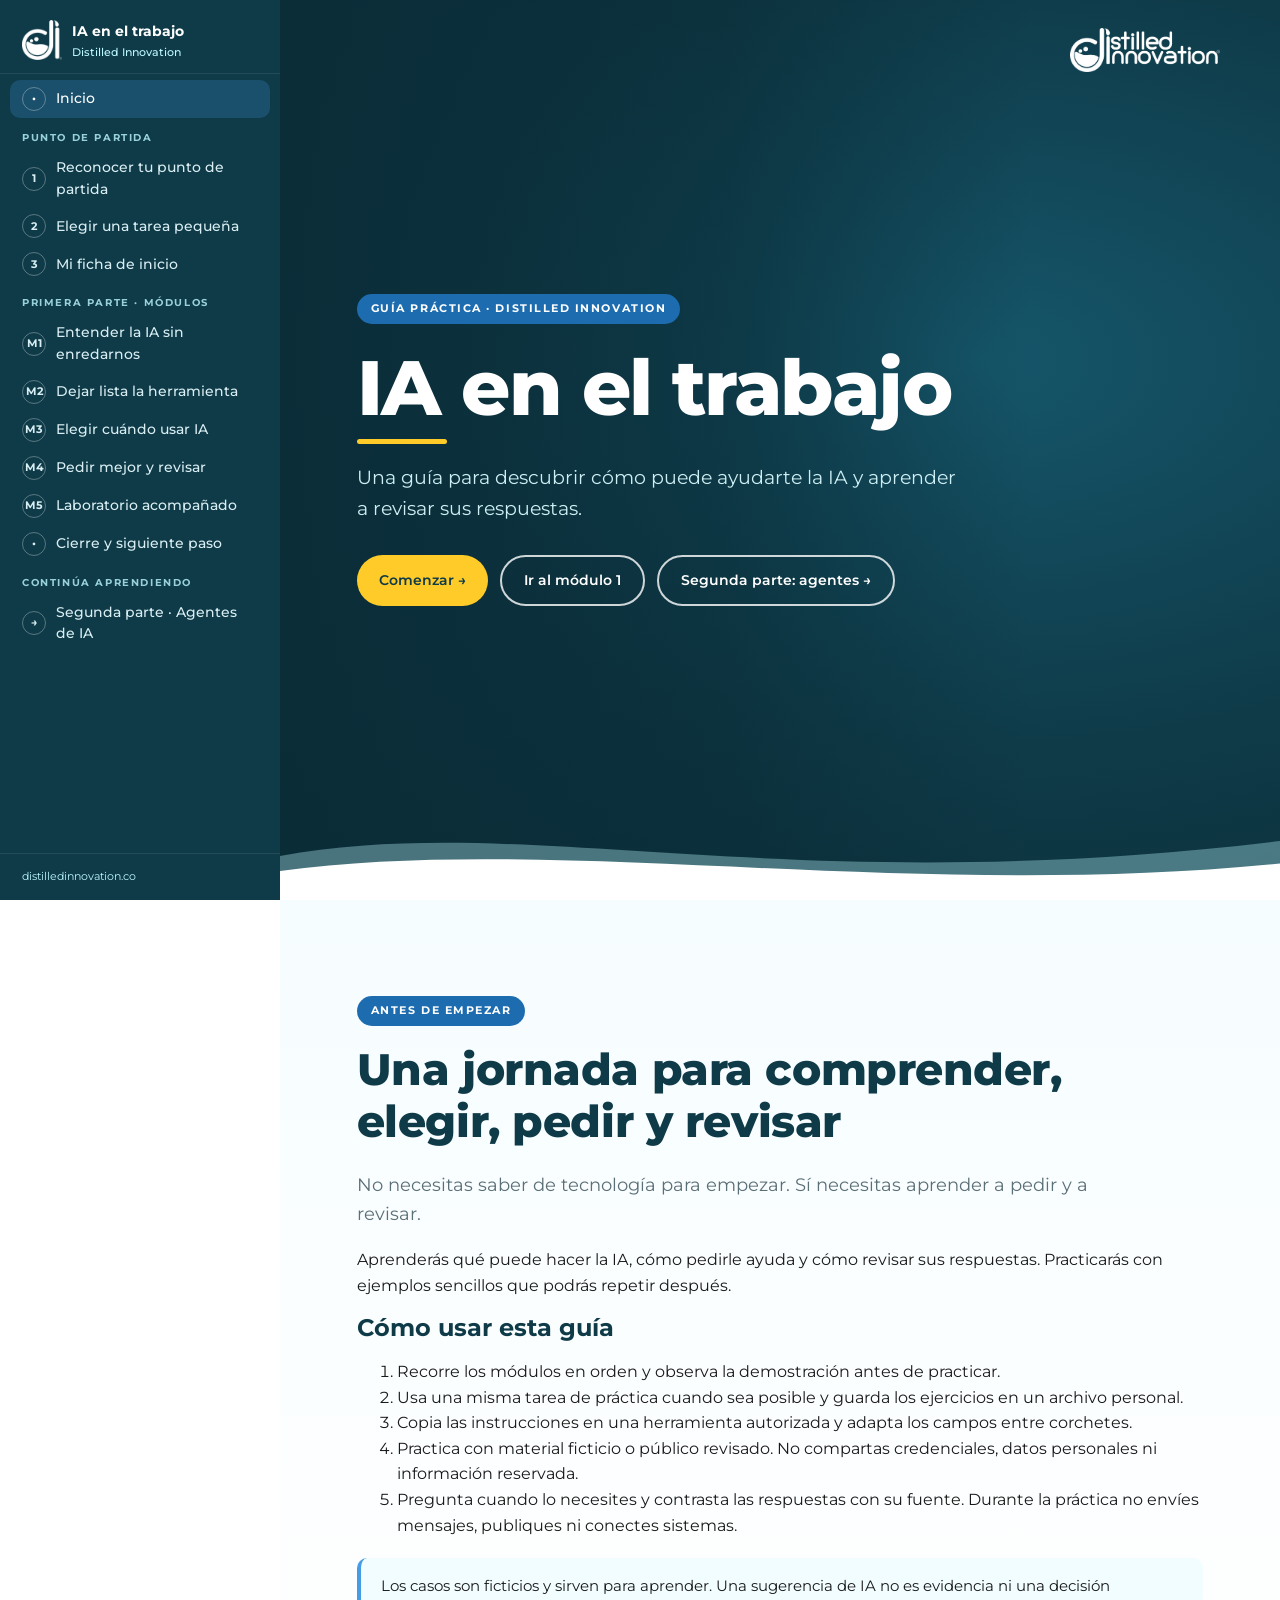
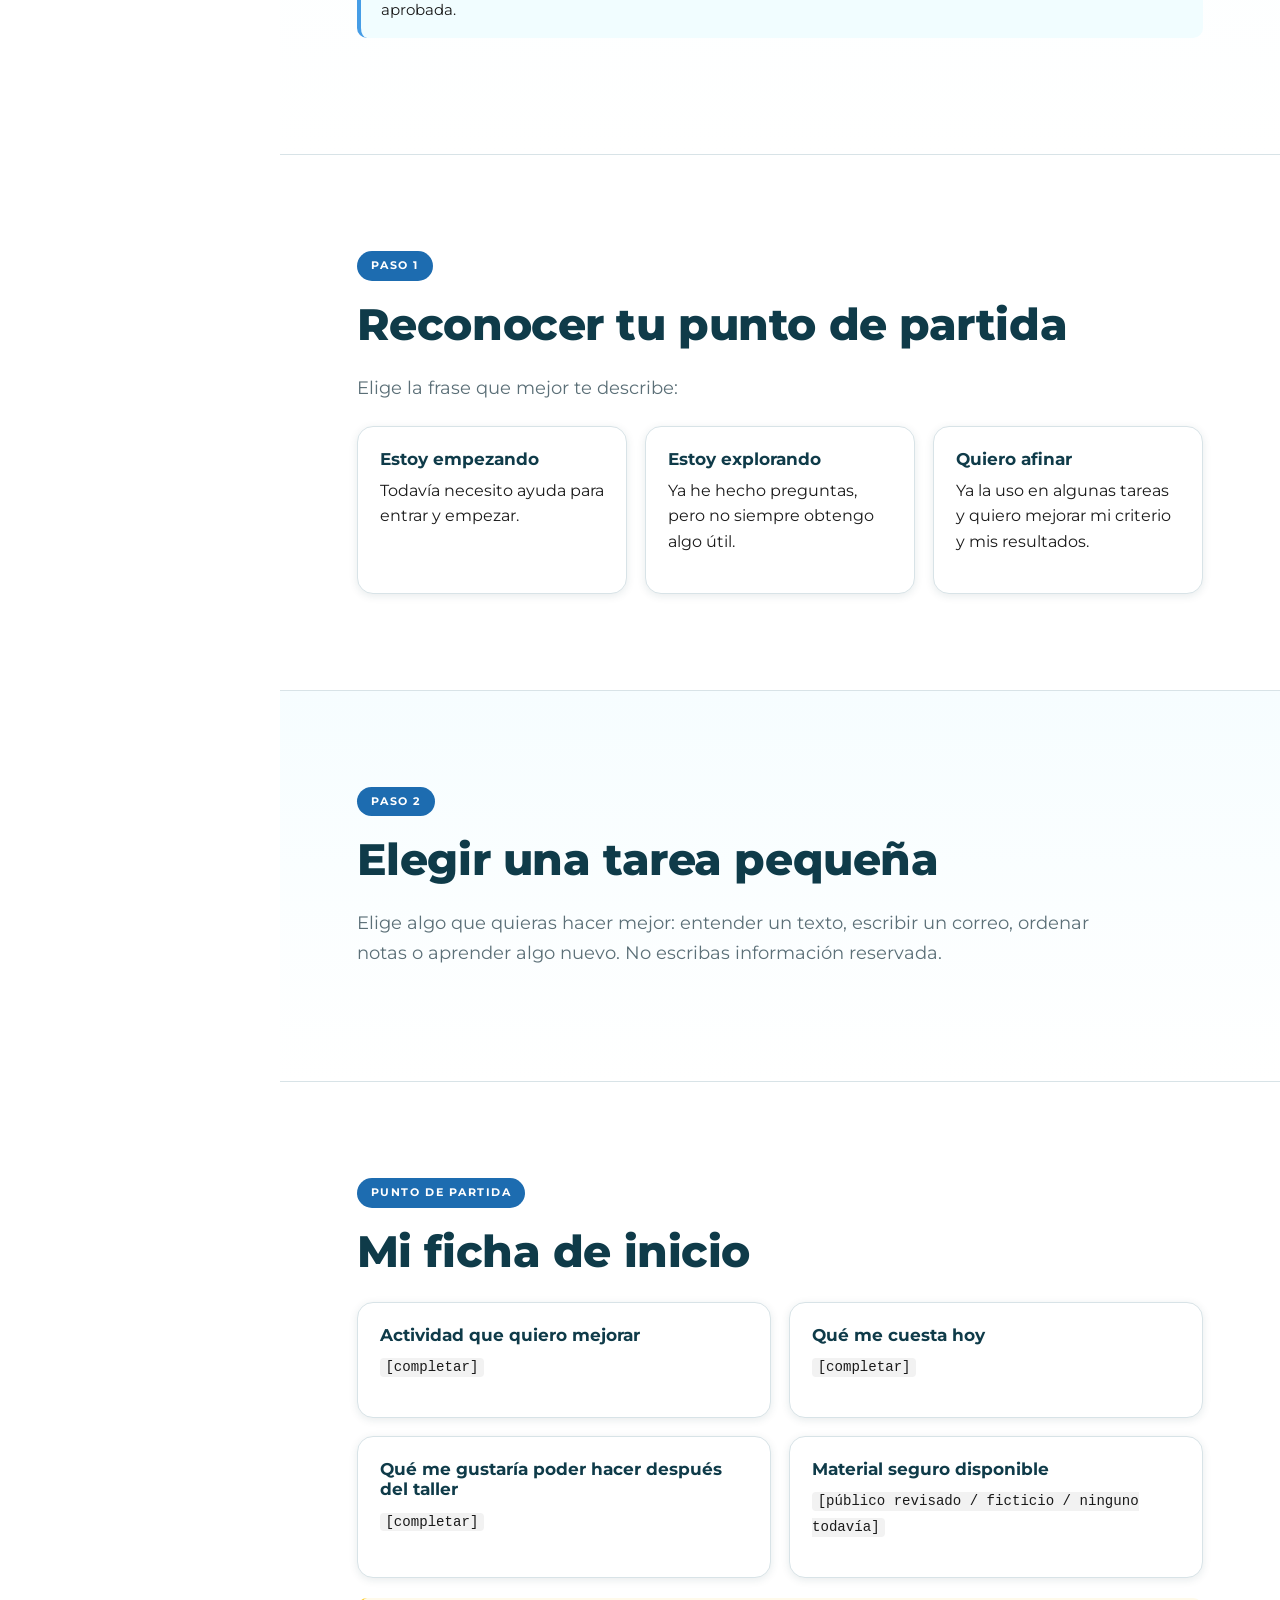
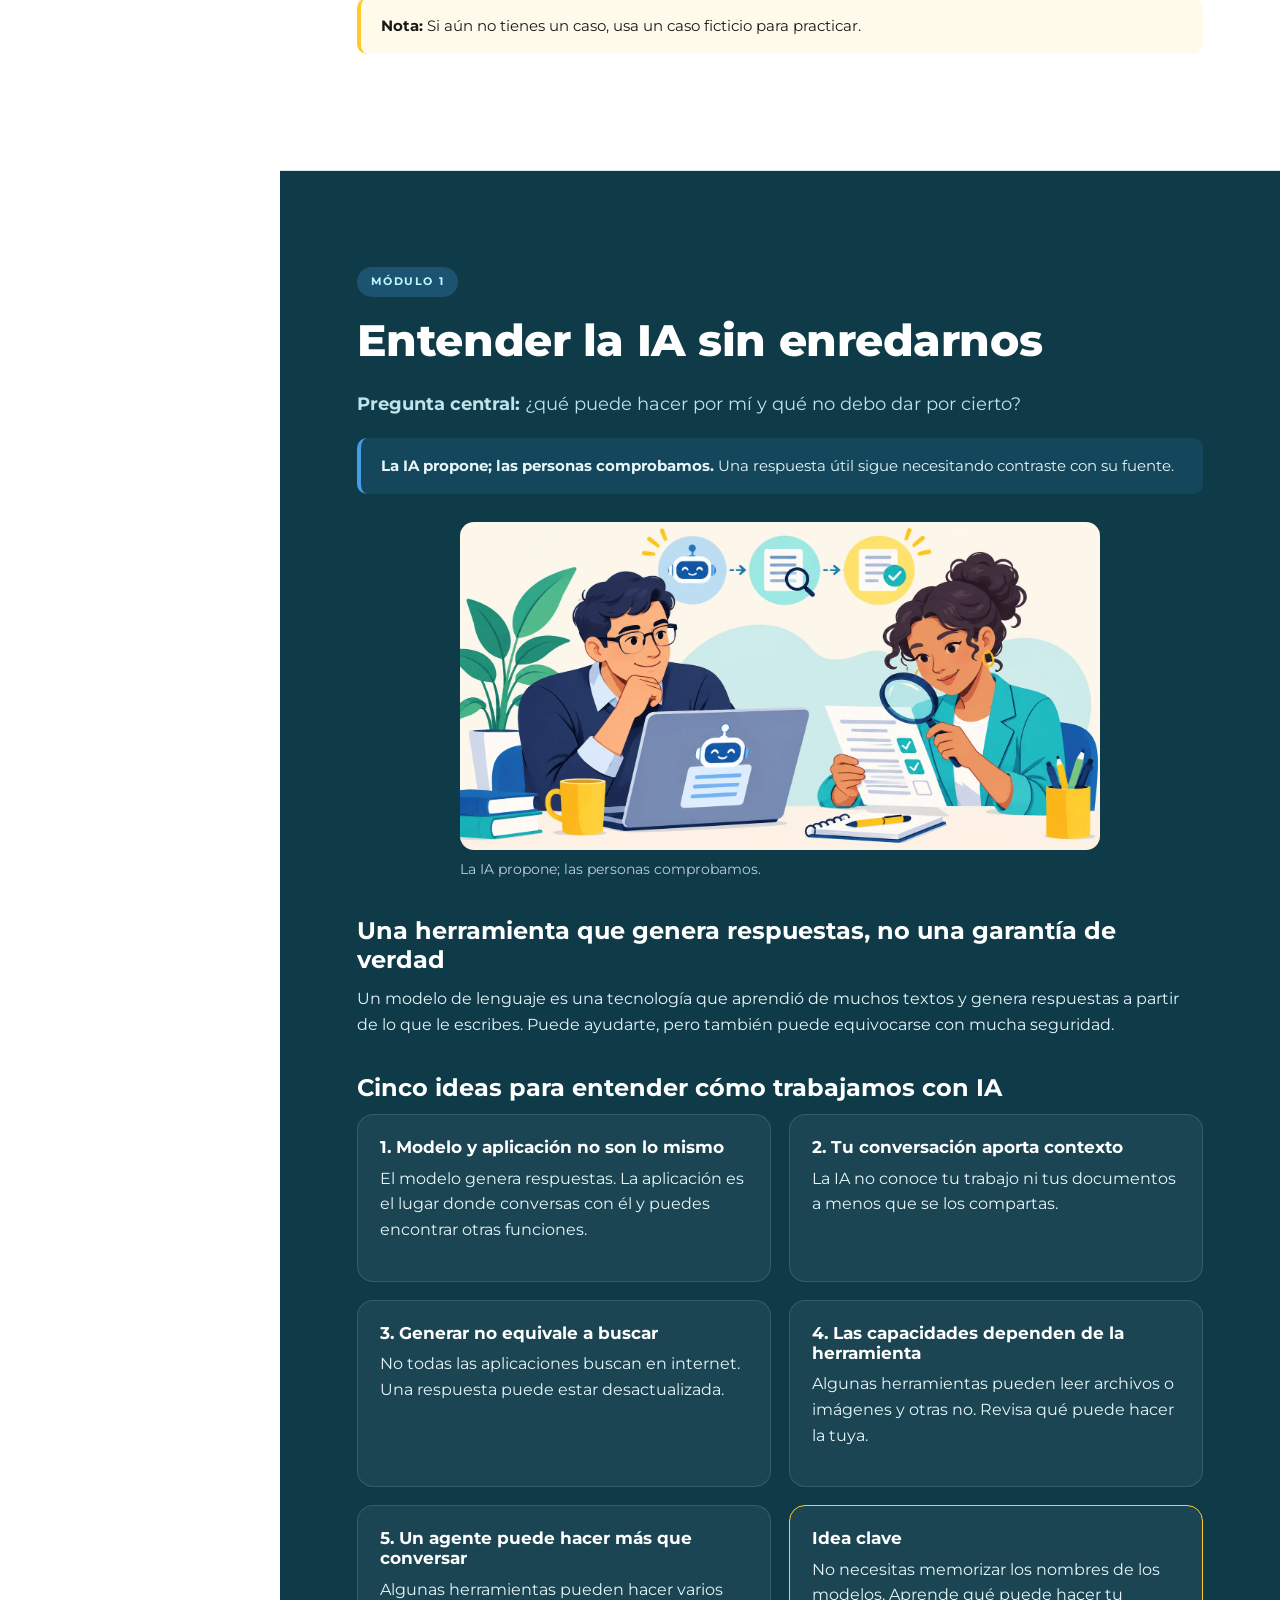
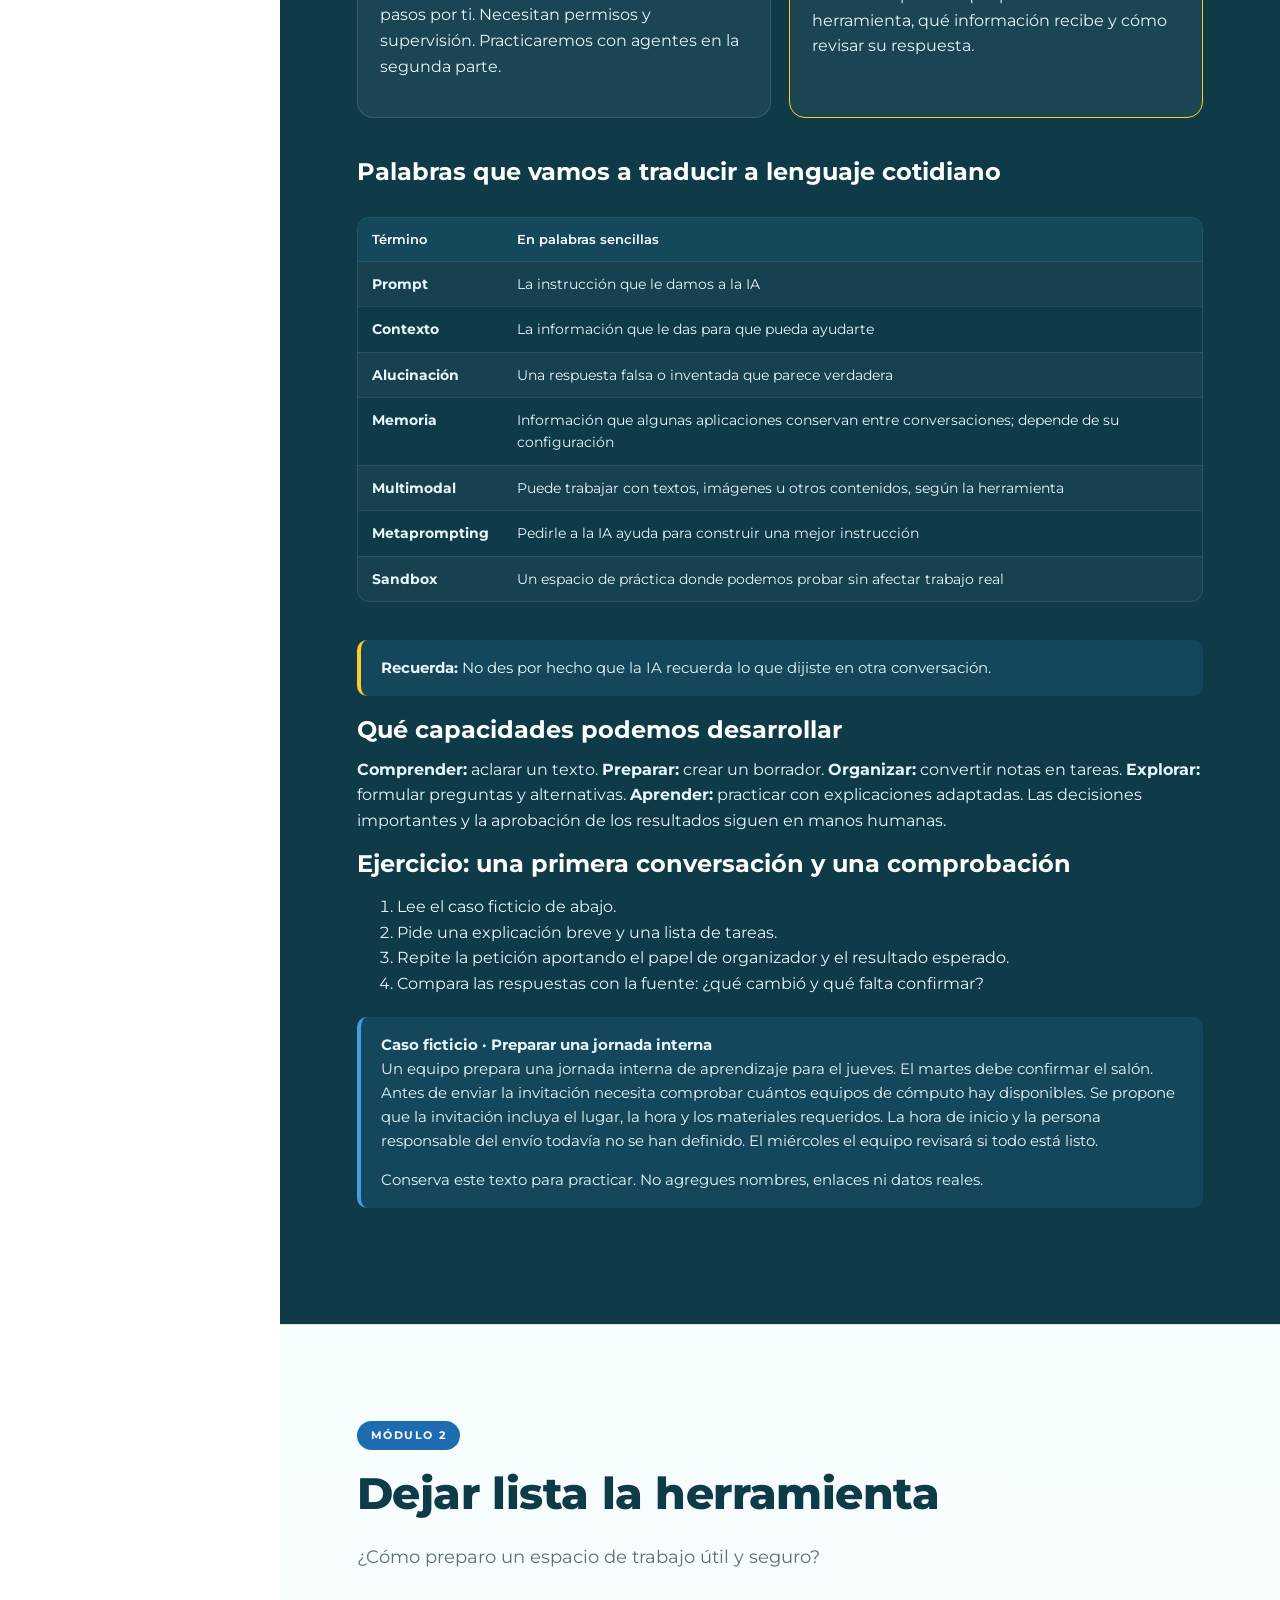
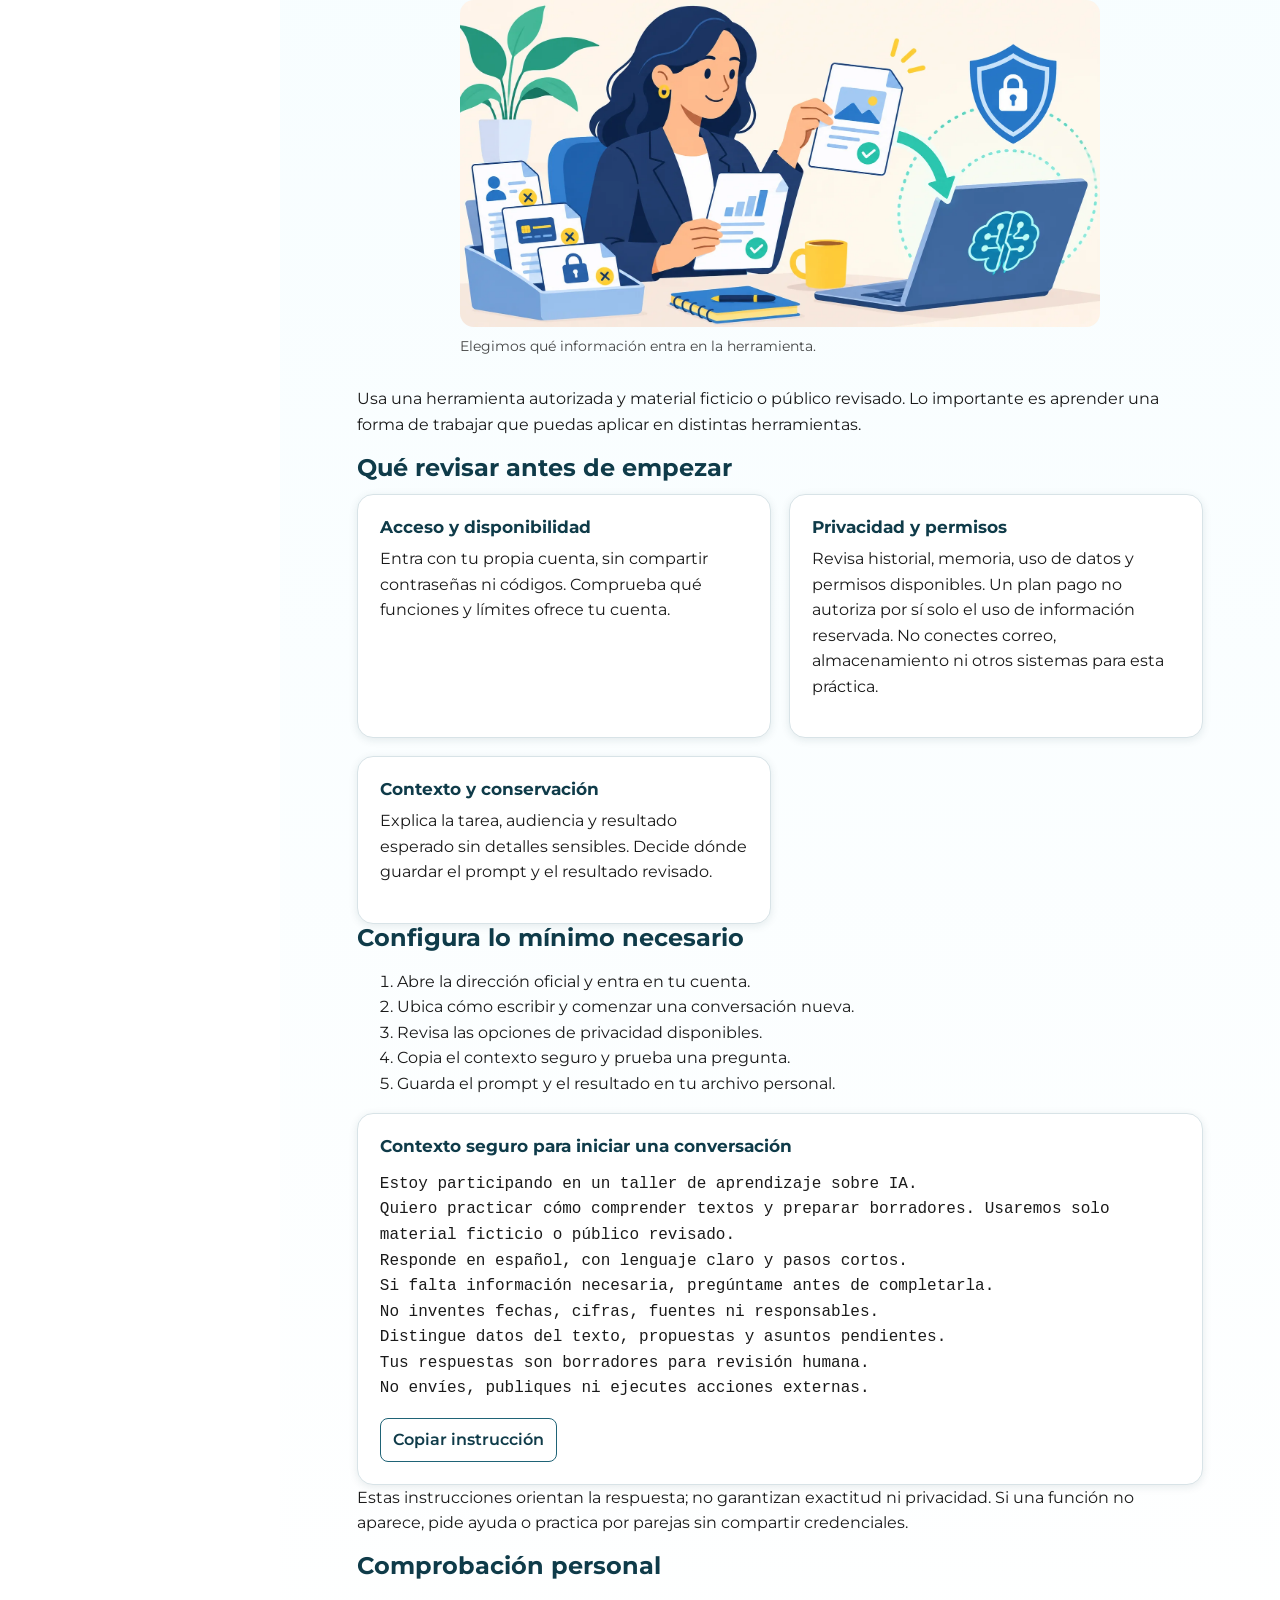
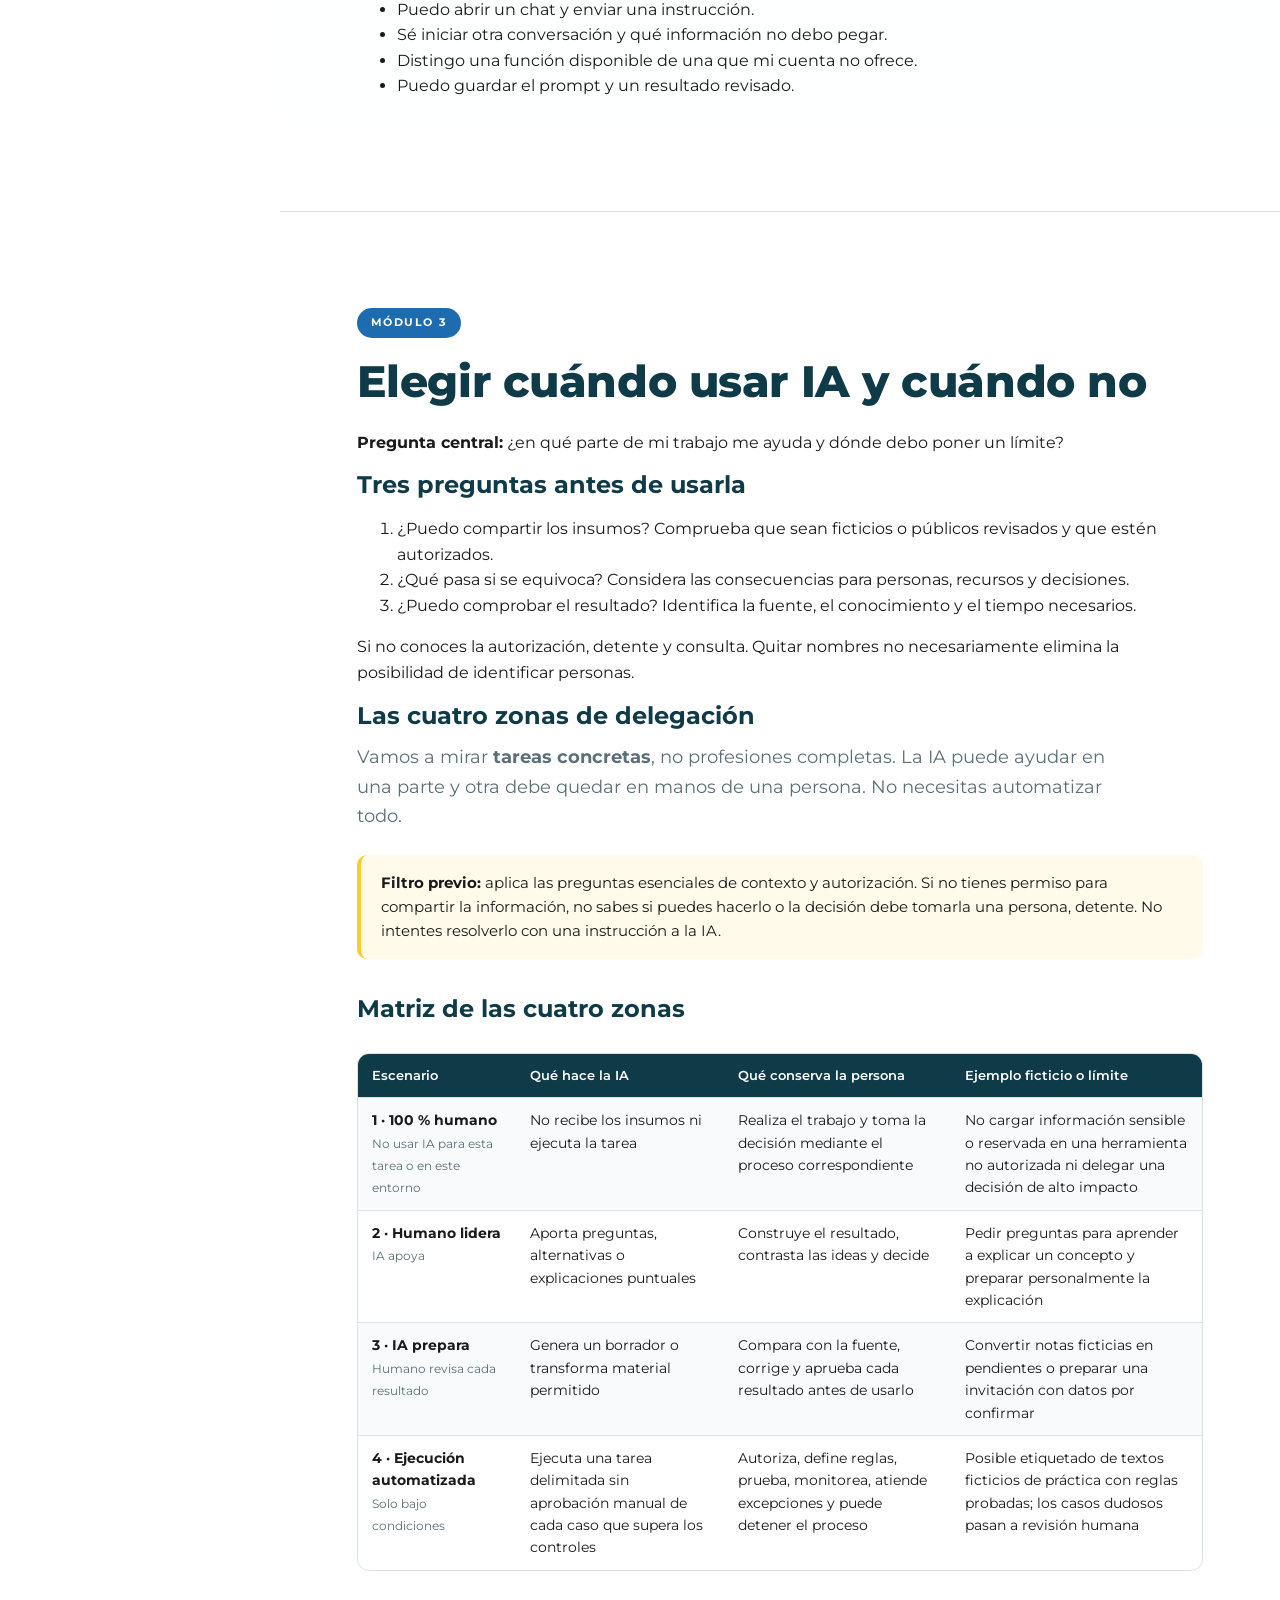
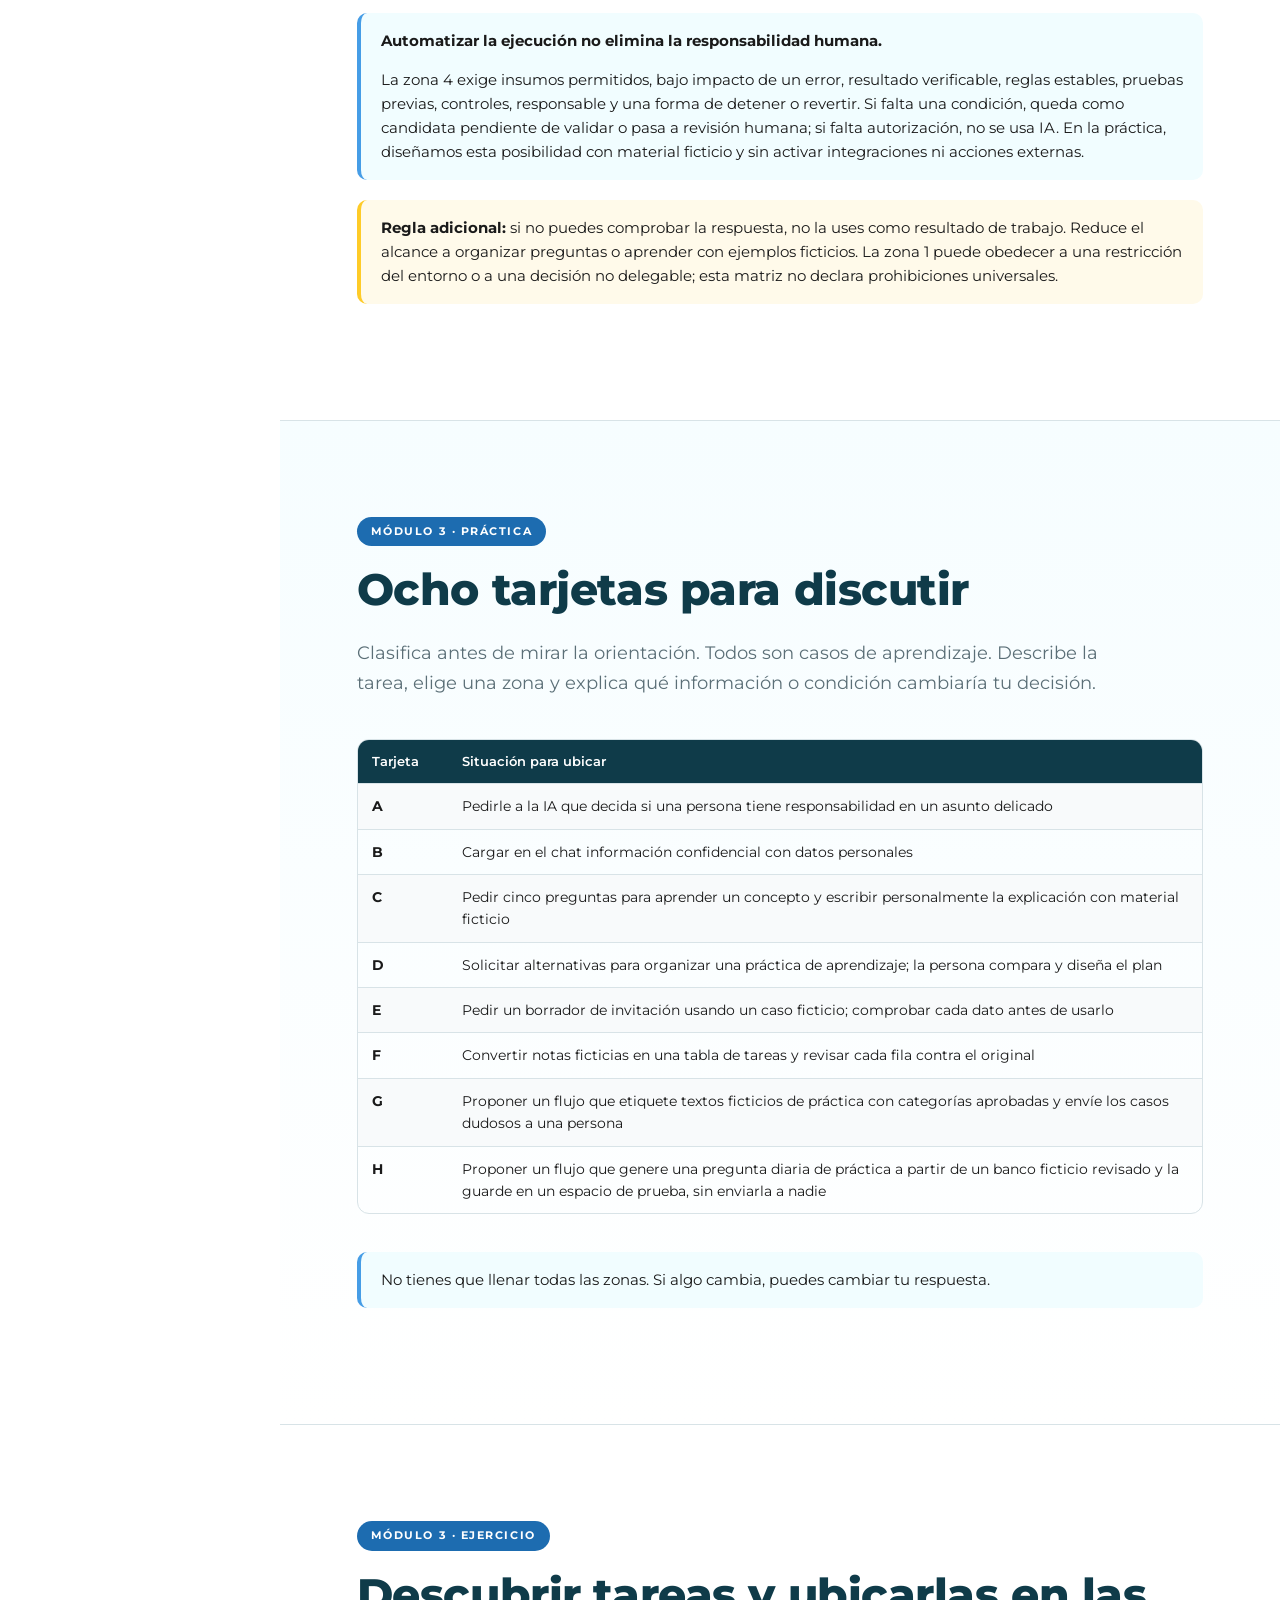
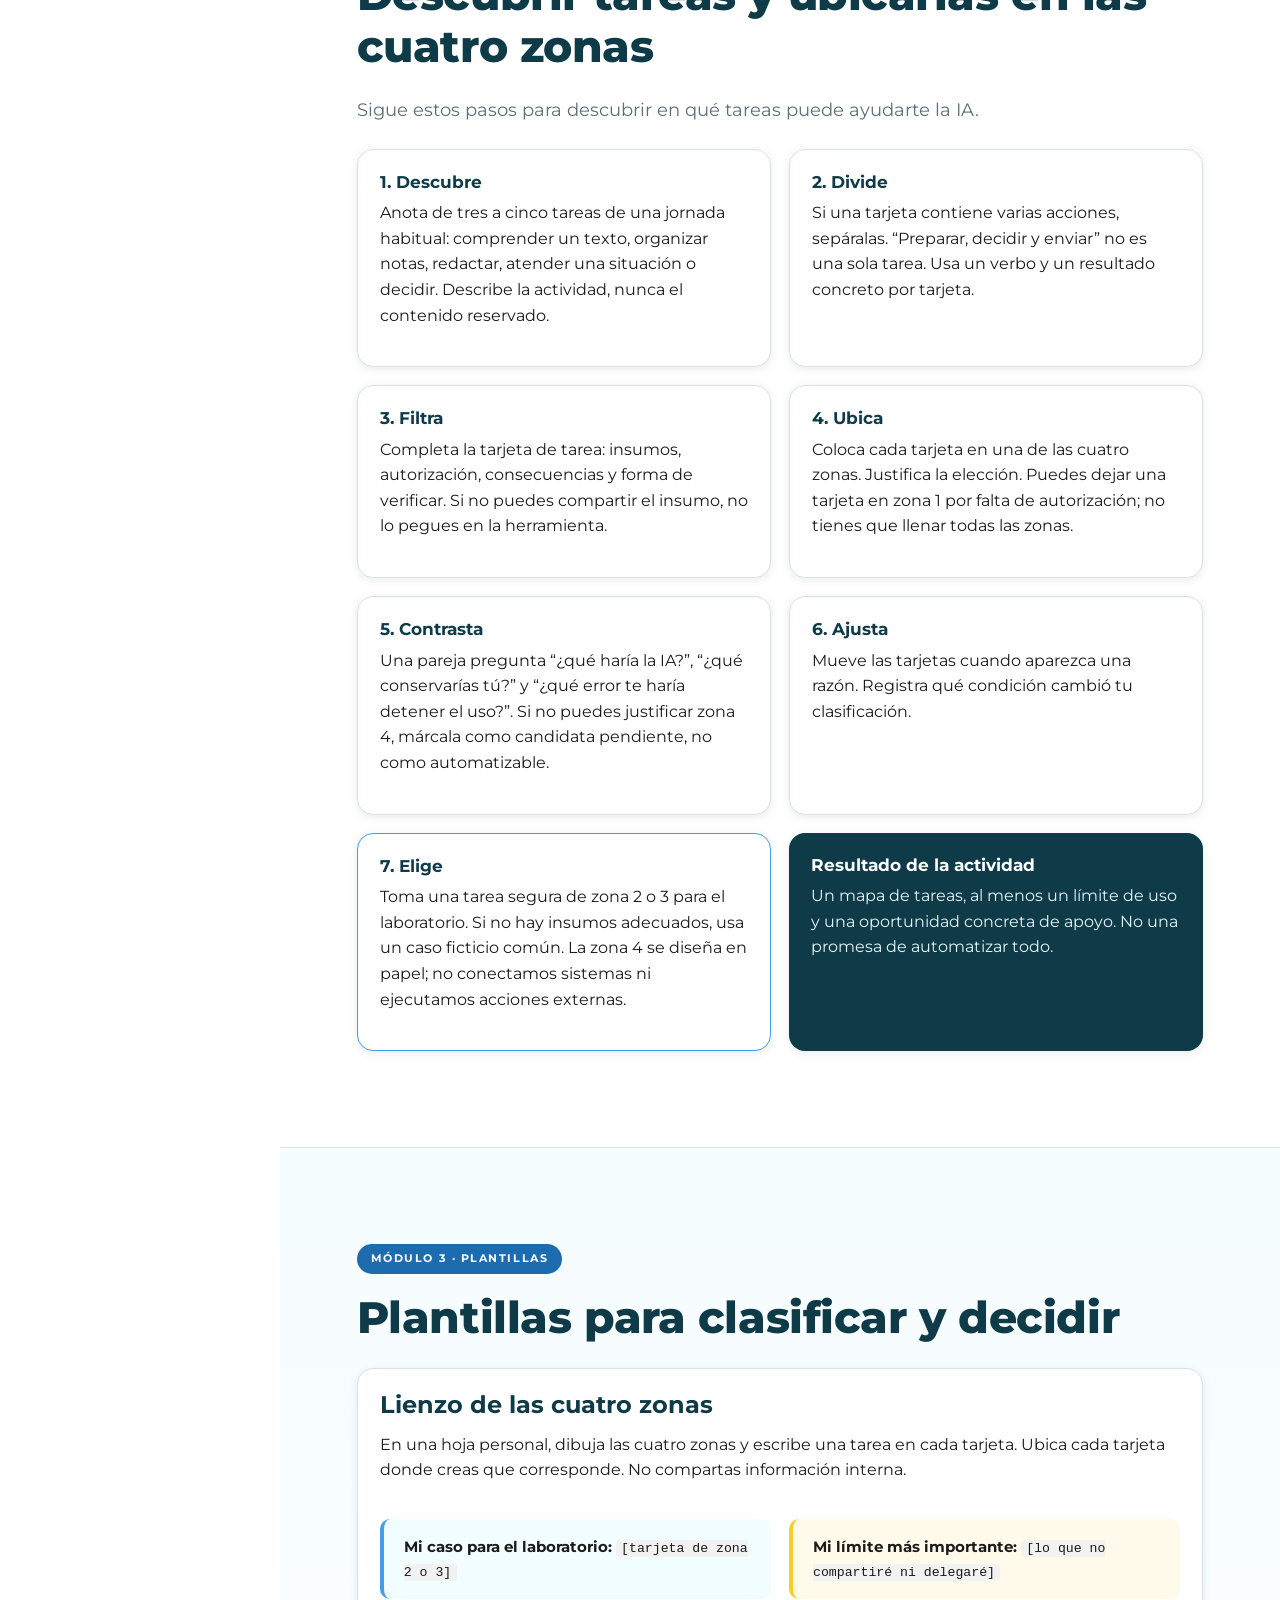
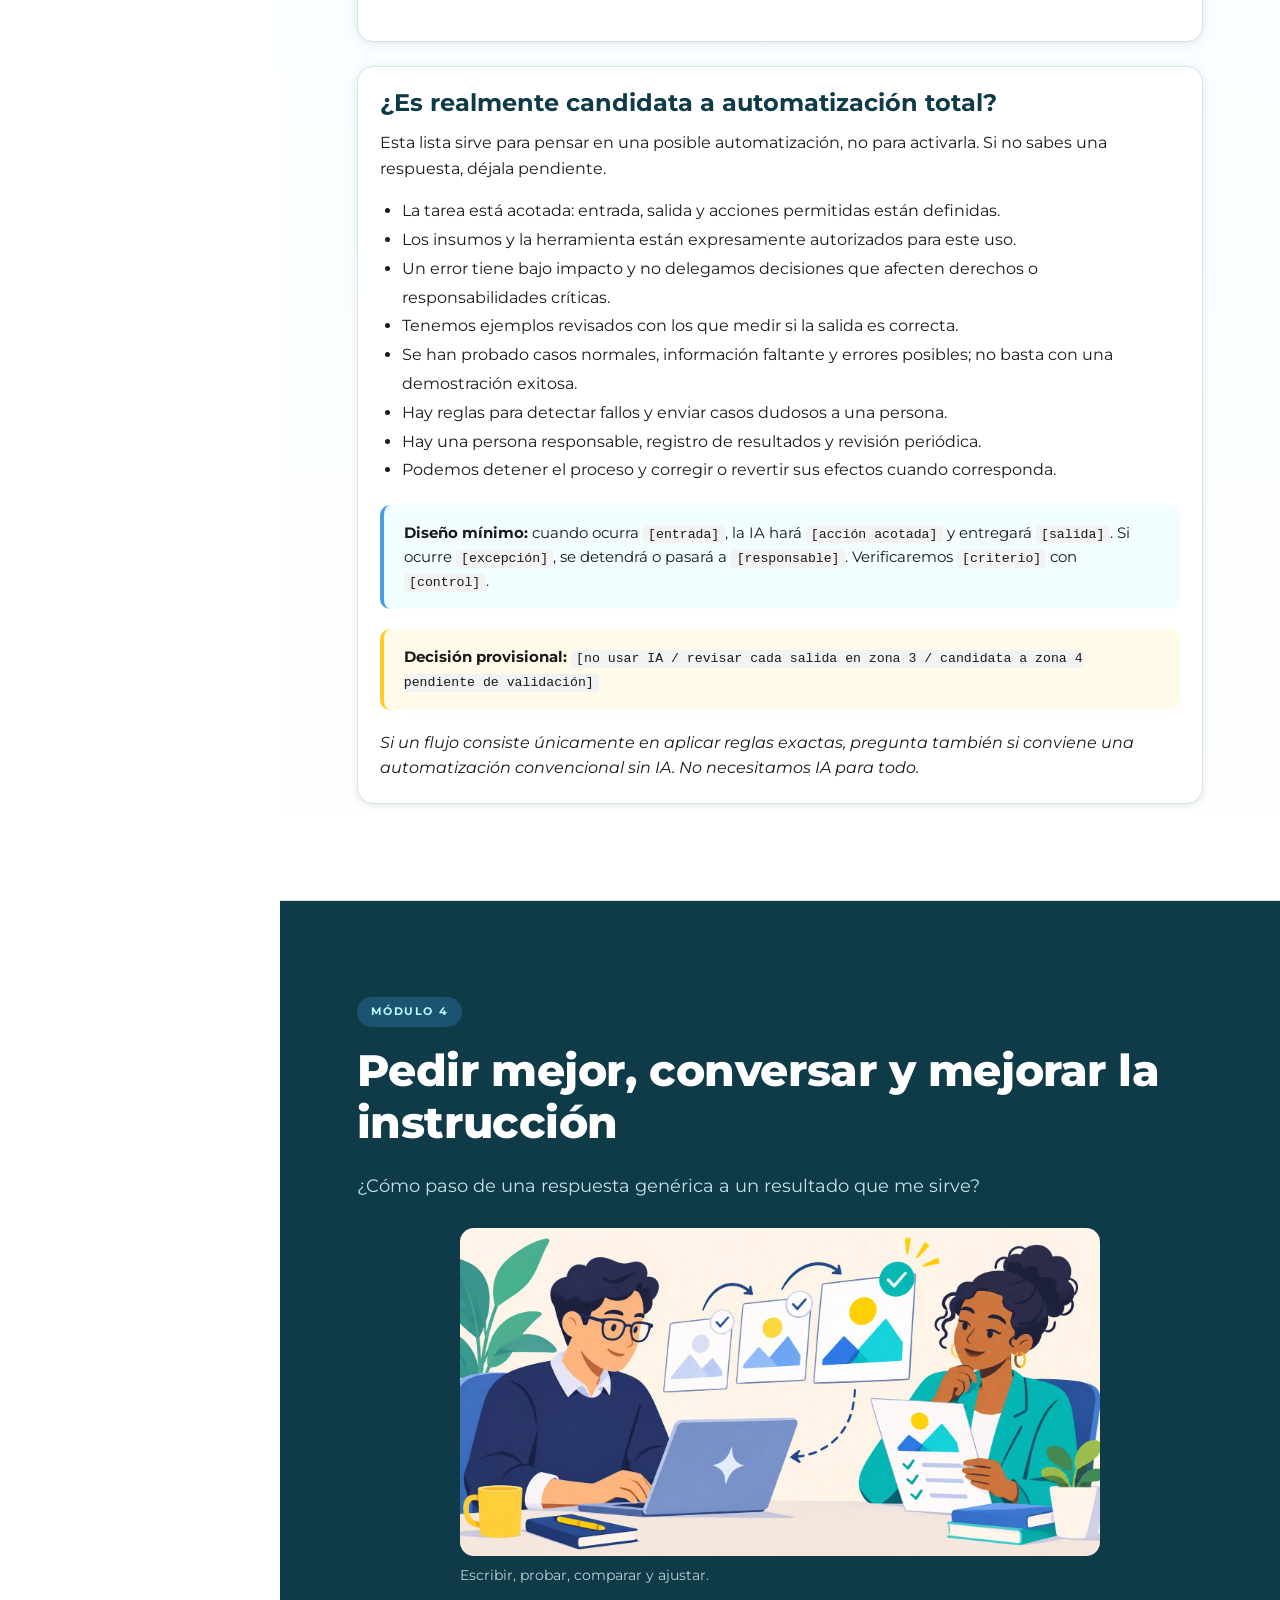
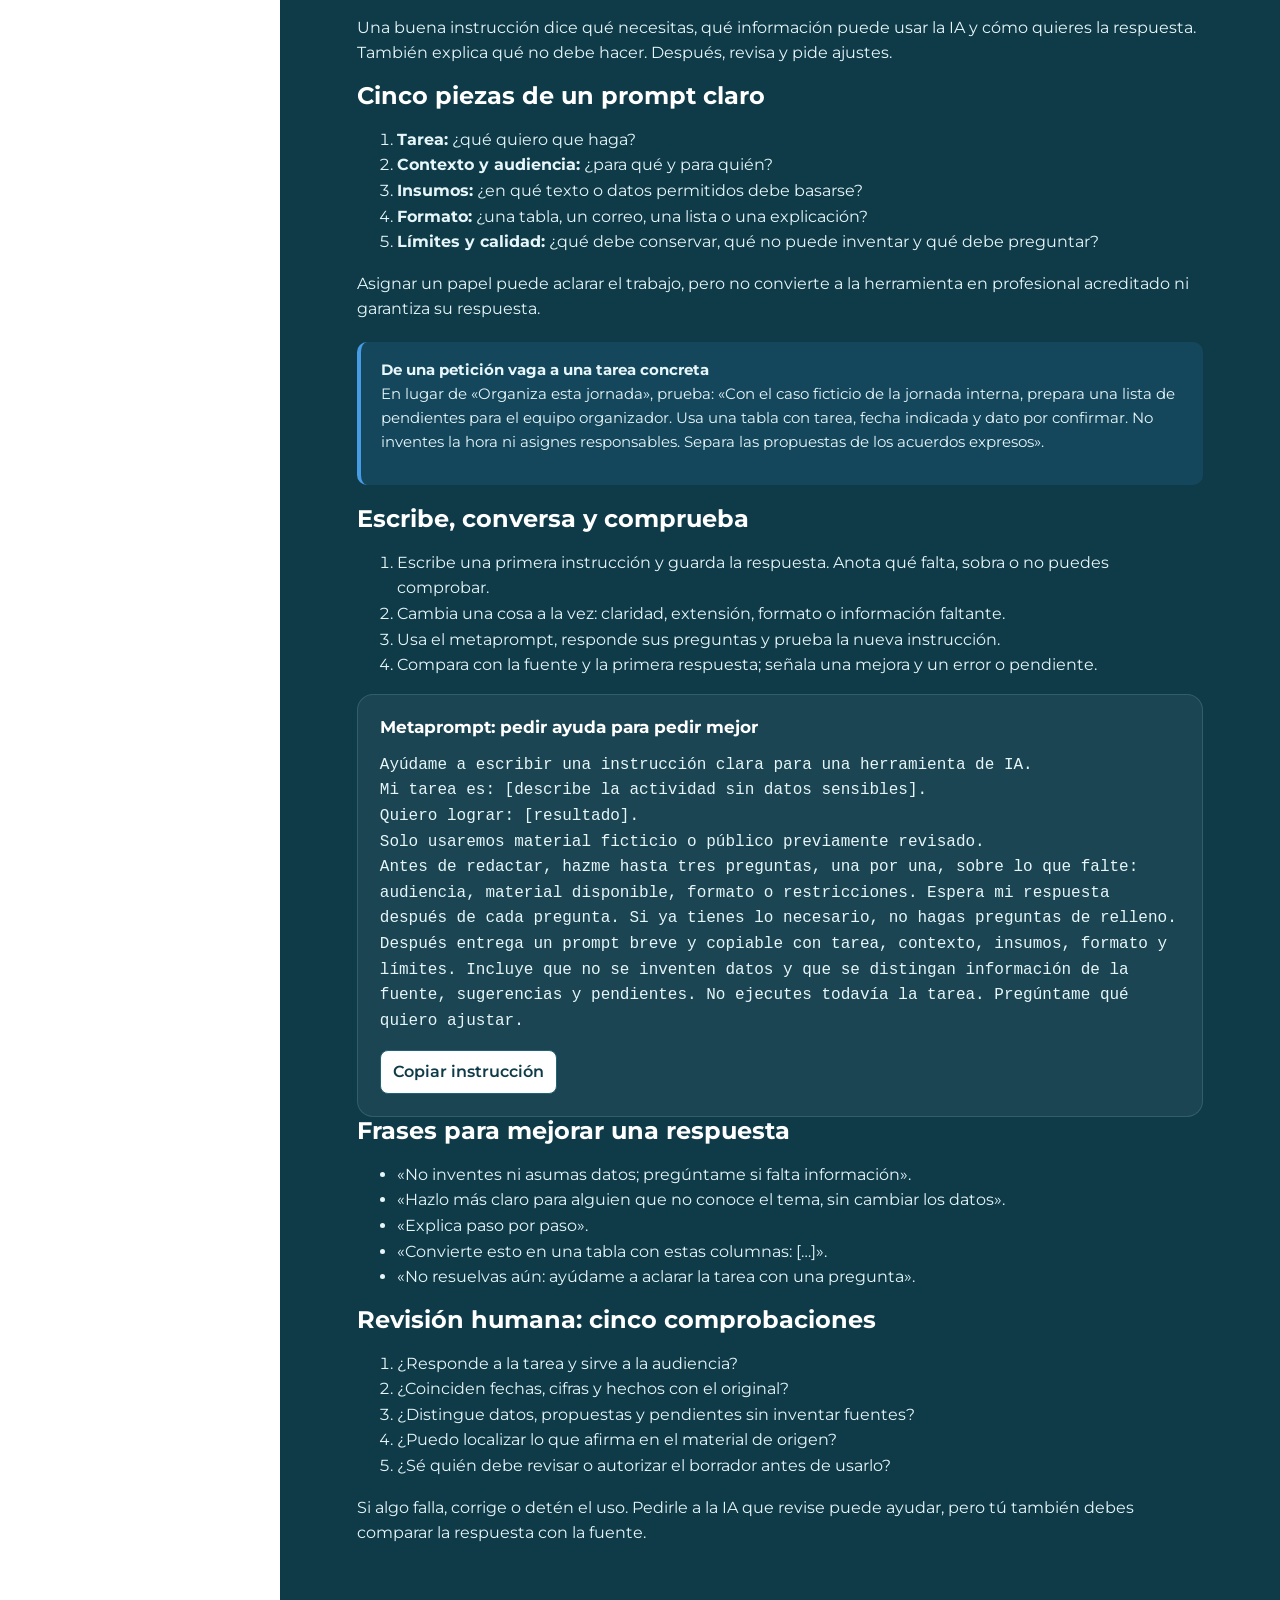
<file: index.html>
<!DOCTYPE html>
<html lang="es">
<head>
<meta charset="utf-8">
<meta name="viewport" content="width=device-width,initial-scale=1">
<title>IA en el trabajo · Distilled Innovation</title>
<link rel="icon" type="image/png" href="assets/brand/favicon.png">
<meta name="description" content="Guía práctica de Distilled Innovation para entender y usar la IA en el trabajo con criterio.">
<link rel="stylesheet" href="assets/styles.css">
</head>
<body>

<header class="topbar">
  <button class="menu-btn" aria-label="Abrir menú" aria-expanded="false" id="menu-btn">☰</button>
  <span class="tb-title" id="tb-title">IA en el trabajo</span>
</header>
<div class="scrim" id="scrim"></div>

<aside class="sidebar" id="sidebar">
  <div class="brand"><img class="mono-img" src="assets/brand/monogram-white.png" alt="Distilled Innovation"><div><b>IA en el trabajo</b><small>Distilled Innovation</small></div></div>
  <nav id="nav">
    <a href="#inicio"><span class="n">•</span>Inicio</a>
    <div class="sep">Punto de partida</div>
    <a href="#paso-1"><span class="n">1</span>Reconocer tu punto de partida</a>
    <a href="#paso-2"><span class="n">2</span>Elegir una tarea pequeña</a>
    <a href="#ficha"><span class="n">3</span>Mi ficha de inicio</a>
    <div class="sep">Primera parte · Módulos</div>
    <a href="#modulo-1"><span class="n">M1</span>Entender la IA sin enredarnos</a>
    <a href="#modulo-2"><span class="n">M2</span>Dejar lista la herramienta</a>
    <a href="#modulo-3"><span class="n">M3</span>Elegir cuándo usar IA</a>
    <a href="#modulo-4"><span class="n">M4</span>Pedir mejor y revisar</a>
    <a href="#modulo-5"><span class="n">M5</span>Laboratorio acompañado</a>
    <a href="#reflexion"><span class="n">•</span>Cierre y siguiente paso</a>
    <div class="sep">Continúa aprendiendo</div><a href="agentes.html"><span class="n">→</span>Segunda parte · Agentes de IA</a>
  </nav>
  <div class="foot">distilledinnovation.co</div>
</aside>

<main>
<header class="hero" id="inicio">
  <div class="logo"><img src="assets/brand/logo-white.png" alt="Distilled Innovation"></div>
  <div class="content">
    <span class="eyebrow">Guía práctica · Distilled Innovation</span>
    <h1><span class="underline">IA en el trabajo</span></h1>
    <p>Una guía para descubrir cómo puede ayudarte la IA y aprender a revisar sus respuestas.</p>
    <div class="cta">
      <a class="btn yellow" href="#paso-1">Comenzar →</a>
      <a class="btn ghost" href="#modulo-1">Ir al módulo 1</a>
      <a class="btn ghost" href="agentes.html">Segunda parte: agentes →</a>
    </div>
  </div>
  <svg class="wave" viewBox="0 0 1440 120" preserveAspectRatio="none" height="90" width="100%"><path d="M0 60 C360 0 720 120 1440 40 V120 H0Z" fill="#BCF8FF" opacity=".35"/><path d="M0 80 C400 30 900 120 1440 70 V120 H0Z" fill="#fff"/></svg>
</header>


<section class="mod tint" id="preparacion"><div class="wrap">
<span class="eyebrow">Antes de empezar</span><h2>Una jornada para comprender, elegir, pedir y revisar</h2>
<p class="lead">No necesitas saber de tecnología para empezar. Sí necesitas aprender a pedir y a revisar.</p>
<p>Aprenderás qué puede hacer la IA, cómo pedirle ayuda y cómo revisar sus respuestas. Practicarás con ejemplos sencillos que podrás repetir después.</p>
<h3>Cómo usar esta guía</h3><ol><li>Recorre los módulos en orden y observa la demostración antes de practicar.</li><li>Usa una misma tarea de práctica cuando sea posible y guarda los ejercicios en un archivo personal.</li><li>Copia las instrucciones en una herramienta autorizada y adapta los campos entre corchetes.</li><li>Practica con material ficticio o público revisado. No compartas credenciales, datos personales ni información reservada.</li><li>Pregunta cuando lo necesites y contrasta las respuestas con su fuente. Durante la práctica no envíes mensajes, publiques ni conectes sistemas.</li></ol>
<div class="callout">Los casos son ficticios y sirven para aprender. Una sugerencia de IA no es evidencia ni una decisión aprobada.</div></div></section>

<section class="mod" id="paso-1">
  <div class="wrap">
    <span class="eyebrow">Paso 1</span>
    <h2>Reconocer tu punto de partida</h2>
    <p class="lead">Elige la frase que mejor te describe:</p>
    <div class="grid g3" style="margin-top:24px">
      <div class="card"><h4>Estoy empezando</h4><p>Todavía necesito ayuda para entrar y empezar.</p></div>
      <div class="card"><h4>Estoy explorando</h4><p>Ya he hecho preguntas, pero no siempre obtengo algo útil.</p></div>
      <div class="card"><h4>Quiero afinar</h4><p>Ya la uso en algunas tareas y quiero mejorar mi criterio y mis resultados.</p></div>
    </div>
  </div>
</section>

<section class="mod tint" id="paso-2">
  <div class="wrap">
    <span class="eyebrow">Paso 2</span>
    <h2>Elegir una tarea pequeña</h2>
    <p class="lead">Elige algo que quieras hacer mejor: entender un texto, escribir un correo, ordenar notas o aprender algo nuevo. No escribas información reservada.</p>
  </div>
</section>

<section class="mod" id="ficha">
  <div class="wrap">
    <span class="eyebrow">Punto de partida</span>
    <h2>Mi ficha de inicio</h2>
    <div class="grid g2" style="margin-top:24px">
      <div class="card"><h4>Actividad que quiero mejorar</h4><p><code>[completar]</code></p></div>
      <div class="card"><h4>Qué me cuesta hoy</h4><p><code>[completar]</code></p></div>
      <div class="card"><h4>Qué me gustaría poder hacer después del taller</h4><p><code>[completar]</code></p></div>
      <div class="card"><h4>Material seguro disponible</h4><p><code>[público revisado / ficticio / ninguno todavía]</code></p></div>
    </div>
    <div class="callout y" style="margin-top:20px"><b>Nota:</b> Si aún no tienes un caso, usa un caso ficticio para practicar.</div>
  </div>
</section>

<section class="mod dark" id="modulo-1">
  <div class="wrap">
    <span class="eyebrow">Módulo 1</span>
    <h2>Entender la IA sin enredarnos</h2>
    <p class="lead"><b>Pregunta central:</b> ¿qué puede hacer por mí y qué no debo dar por cierto?</p>
    <div class="callout" style="margin-top:20px"><b>La IA propone; las personas comprobamos.</b> Una respuesta útil sigue necesitando contraste con su fuente.</div>

    <figure class="course-figure"><img src="assets/verificar.webp" alt="Dos colegas comprueban un documento con ayuda de una lupa" loading="lazy"><figcaption>La IA propone; las personas comprobamos.</figcaption></figure>
    <h3 style="margin-top:36px">Una herramienta que genera respuestas, no una garantía de verdad</h3>
    <p>Un modelo de lenguaje es una tecnología que aprendió de muchos textos y genera respuestas a partir de lo que le escribes. Puede ayudarte, pero también puede equivocarse con mucha seguridad.</p>

    <h3 style="margin-top:36px">Cinco ideas para entender cómo trabajamos con IA</h3>
    <div class="grid g2">
      <div class="card"><h4>1. Modelo y aplicación no son lo mismo</h4><p>El modelo genera respuestas. La aplicación es el lugar donde conversas con él y puedes encontrar otras funciones.</p></div>
      <div class="card"><h4>2. Tu conversación aporta contexto</h4><p>La IA no conoce tu trabajo ni tus documentos a menos que se los compartas.</p></div>
      <div class="card"><h4>3. Generar no equivale a buscar</h4><p>No todas las aplicaciones buscan en internet. Una respuesta puede estar desactualizada.</p></div>
      <div class="card"><h4>4. Las capacidades dependen de la herramienta</h4><p>Algunas herramientas pueden leer archivos o imágenes y otras no. Revisa qué puede hacer la tuya.</p></div>
      <div class="card"><h4>5. Un agente puede hacer más que conversar</h4><p>Algunas herramientas pueden hacer varios pasos por ti. Necesitan permisos y supervisión. Practicaremos con agentes en la segunda parte.</p></div>
      <div class="card" style="border-color:var(--yellow)"><h4>Idea clave</h4><p>No necesitas memorizar los nombres de los modelos. Aprende qué puede hacer tu herramienta, qué información recibe y cómo revisar su respuesta.</p></div>
    </div>

    <h3 style="margin-top:40px">Palabras que vamos a traducir a lenguaje cotidiano</h3>
    <div class="tblwrap">
      <table class="tbl">
        <tr><th>Término</th><th>En palabras sencillas</th></tr>
        <tr><td><b>Prompt</b></td><td>La instrucción que le damos a la IA</td></tr>
        <tr><td><b>Contexto</b></td><td>La información que le das para que pueda ayudarte</td></tr>
        <tr><td><b>Alucinación</b></td><td>Una respuesta falsa o inventada que parece verdadera</td></tr>
        <tr><td><b>Memoria</b></td><td>Información que algunas aplicaciones conservan entre conversaciones; depende de su configuración</td></tr>
        <tr><td><b>Multimodal</b></td><td>Puede trabajar con textos, imágenes u otros contenidos, según la herramienta</td></tr>
        <tr><td><b>Metaprompting</b></td><td>Pedirle a la IA ayuda para construir una mejor instrucción</td></tr>
        <tr><td><b>Sandbox</b></td><td>Un espacio de práctica donde podemos probar sin afectar trabajo real</td></tr>
      </table>
    </div>
    <div class="callout y"><b>Recuerda:</b> No des por hecho que la IA recuerda lo que dijiste en otra conversación.</div>
<h3>Qué capacidades podemos desarrollar</h3><p><b>Comprender:</b> aclarar un texto. <b>Preparar:</b> crear un borrador. <b>Organizar:</b> convertir notas en tareas. <b>Explorar:</b> formular preguntas y alternativas. <b>Aprender:</b> practicar con explicaciones adaptadas. Las decisiones importantes y la aprobación de los resultados siguen en manos humanas.</p>
<h3>Ejercicio: una primera conversación y una comprobación</h3><ol><li>Lee el caso ficticio de abajo.</li><li>Pide una explicación breve y una lista de tareas.</li><li>Repite la petición aportando el papel de organizador y el resultado esperado.</li><li>Compara las respuestas con la fuente: ¿qué cambió y qué falta confirmar?</li></ol>
<div class="callout"><b>Caso ficticio · Preparar una jornada interna</b><p>Un equipo prepara una jornada interna de aprendizaje para el jueves. El martes debe confirmar el salón. Antes de enviar la invitación necesita comprobar cuántos equipos de cómputo hay disponibles. Se propone que la invitación incluya el lugar, la hora y los materiales requeridos. La hora de inicio y la persona responsable del envío todavía no se han definido. El miércoles el equipo revisará si todo está listo.</p>Conserva este texto para practicar. No agregues nombres, enlaces ni datos reales.</div>

  </div>
</section>


<section class="mod tint" id="modulo-2"><div class="wrap"><span class="eyebrow">Módulo 2</span><h2>Dejar lista la herramienta</h2><p class="lead">¿Cómo preparo un espacio de trabajo útil y seguro?</p>
<figure class="course-figure"><img src="assets/privacidad.webp" alt="Una persona selecciona documentos permitidos para trabajar con IA" loading="lazy"><figcaption>Elegimos qué información entra en la herramienta.</figcaption></figure>
<p>Usa una herramienta autorizada y material ficticio o público revisado. Lo importante es aprender una forma de trabajar que puedas aplicar en distintas herramientas.</p>
<h3>Qué revisar antes de empezar</h3><div class="grid g2"><div class="card"><h4>Acceso y disponibilidad</h4><p>Entra con tu propia cuenta, sin compartir contraseñas ni códigos. Comprueba qué funciones y límites ofrece tu cuenta.</p></div><div class="card"><h4>Privacidad y permisos</h4><p>Revisa historial, memoria, uso de datos y permisos disponibles. Un plan pago no autoriza por sí solo el uso de información reservada. No conectes correo, almacenamiento ni otros sistemas para esta práctica.</p></div><div class="card"><h4>Contexto y conservación</h4><p>Explica la tarea, audiencia y resultado esperado sin detalles sensibles. Decide dónde guardar el prompt y el resultado revisado.</p></div></div>
<h3>Configura lo mínimo necesario</h3><ol><li>Abre la dirección oficial y entra en tu cuenta.</li><li>Ubica cómo escribir y comenzar una conversación nueva.</li><li>Revisa las opciones de privacidad disponibles.</li><li>Copia el contexto seguro y prueba una pregunta.</li><li>Guarda el prompt y el resultado en tu archivo personal.</li></ol>
<div class="card"><h4>Contexto seguro para iniciar una conversación</h4><pre style="white-space:pre-wrap">Estoy participando en un taller de aprendizaje sobre IA.
Quiero practicar cómo comprender textos y preparar borradores. Usaremos solo material ficticio o público revisado.
Responde en español, con lenguaje claro y pasos cortos.
Si falta información necesaria, pregúntame antes de completarla.
No inventes fechas, cifras, fuentes ni responsables.
Distingue datos del texto, propuestas y asuntos pendientes.
Tus respuestas son borradores para revisión humana.
No envíes, publiques ni ejecutes acciones externas.</pre></div>
<p>Estas instrucciones orientan la respuesta; no garantizan exactitud ni privacidad. Si una función no aparece, pide ayuda o practica por parejas sin compartir credenciales.</p>
<h3>Comprobación personal</h3><ul><li>Puedo abrir un chat y enviar una instrucción.</li><li>Sé iniciar otra conversación y qué información no debo pegar.</li><li>Distingo una función disponible de una que mi cuenta no ofrece.</li><li>Puedo guardar el prompt y un resultado revisado.</li></ul></div></section>

<section class="mod" id="modulo-3">
  <div class="wrap">
    <span class="eyebrow">Módulo 3</span>
    <h2>Elegir cuándo usar IA y cuándo no</h2>
    <p><b>Pregunta central:</b> ¿en qué parte de mi trabajo me ayuda y dónde debo poner un límite?</p>
    <h3>Tres preguntas antes de usarla</h3><ol><li>¿Puedo compartir los insumos? Comprueba que sean ficticios o públicos revisados y que estén autorizados.</li><li>¿Qué pasa si se equivoca? Considera las consecuencias para personas, recursos y decisiones.</li><li>¿Puedo comprobar el resultado? Identifica la fuente, el conocimiento y el tiempo necesarios.</li></ol><p>Si no conoces la autorización, detente y consulta. Quitar nombres no necesariamente elimina la posibilidad de identificar personas.</p>
    <h3>Las cuatro zonas de delegación</h3>
    <p class="lead">Vamos a mirar <b>tareas concretas</b>, no profesiones completas. La IA puede ayudar en una parte y otra debe quedar en manos de una persona. No necesitas automatizar todo.</p>

    <div class="callout y" style="margin-top:24px"><b>Filtro previo:</b> aplica las preguntas esenciales de contexto y autorización. Si no tienes permiso para compartir la información, no sabes si puedes hacerlo o la decisión debe tomarla una persona, detente. No intentes resolverlo con una instrucción a la IA.</div>

    <h3 style="margin-top:36px">Matriz de las cuatro zonas</h3>
    <div class="tblwrap">
      <table class="tbl">
        <tr><th>Escenario</th><th>Qué hace la IA</th><th>Qué conserva la persona</th><th>Ejemplo ficticio o límite</th></tr>
        <tr>
          <td><b>1 · 100 % humano</b><br><small class="muted">No usar IA para esta tarea o en este entorno</small></td>
          <td>No recibe los insumos ni ejecuta la tarea</td>
          <td>Realiza el trabajo y toma la decisión mediante el proceso correspondiente</td>
          <td>No cargar información sensible o reservada en una herramienta no autorizada ni delegar una decisión de alto impacto</td>
        </tr>
        <tr>
          <td><b>2 · Humano lidera</b><br><small class="muted">IA apoya</small></td>
          <td>Aporta preguntas, alternativas o explicaciones puntuales</td>
          <td>Construye el resultado, contrasta las ideas y decide</td>
          <td>Pedir preguntas para aprender a explicar un concepto y preparar personalmente la explicación</td>
        </tr>
        <tr>
          <td><b>3 · IA prepara</b><br><small class="muted">Humano revisa cada resultado</small></td>
          <td>Genera un borrador o transforma material permitido</td>
          <td>Compara con la fuente, corrige y aprueba cada resultado antes de usarlo</td>
          <td>Convertir notas ficticias en pendientes o preparar una invitación con datos por confirmar</td>
        </tr>
        <tr>
          <td><b>4 · Ejecución automatizada</b><br><small class="muted">Solo bajo condiciones</small></td>
          <td>Ejecuta una tarea delimitada sin aprobación manual de cada caso que supera los controles</td>
          <td>Autoriza, define reglas, prueba, monitorea, atiende excepciones y puede detener el proceso</td>
          <td>Posible etiquetado de textos ficticios de práctica con reglas probadas; los casos dudosos pasan a revisión humana</td>
        </tr>
      </table>
    </div>


    <div class="callout" style="margin-top:24px">
      <p><b>Automatizar la ejecución no elimina la responsabilidad humana.</b></p>
      <p style="margin-bottom:0">La zona 4 exige insumos permitidos, bajo impacto de un error, resultado verificable, reglas estables, pruebas previas, controles, responsable y una forma de detener o revertir. Si falta una condición, queda como candidata pendiente de validar o pasa a revisión humana; si falta autorización, no se usa IA. En la práctica, diseñamos esta posibilidad con material ficticio y sin activar integraciones ni acciones externas.</p>
    </div>
    <div class="callout y"><b>Regla adicional:</b> si no puedes comprobar la respuesta, no la uses como resultado de trabajo. Reduce el alcance a organizar preguntas o aprender con ejemplos ficticios. La zona 1 puede obedecer a una restricción del entorno o a una decisión no delegable; esta matriz no declara prohibiciones universales.</div>
  </div>
</section>

<section class="mod tint" id="modulo-3-tarjetas">
  <div class="wrap">
    <span class="eyebrow">Módulo 3 · Práctica</span>
    <h2>Ocho tarjetas para discutir</h2>
    <p class="lead">Clasifica antes de mirar la orientación. Todos son casos de aprendizaje. Describe la tarea, elige una zona y explica qué información o condición cambiaría tu decisión.</p>
    <div class="tblwrap" style="margin-top:24px">
      <table class="tbl">
        <tr><th style="width:90px">Tarjeta</th><th>Situación para ubicar</th></tr>
        <tr><td><b>A</b></td><td>Pedirle a la IA que decida si una persona tiene responsabilidad en un asunto delicado</td></tr>
        <tr><td><b>B</b></td><td>Cargar en el chat información confidencial con datos personales</td></tr>
        <tr><td><b>C</b></td><td>Pedir cinco preguntas para aprender un concepto y escribir personalmente la explicación con material ficticio</td></tr>
        <tr><td><b>D</b></td><td>Solicitar alternativas para organizar una práctica de aprendizaje; la persona compara y diseña el plan</td></tr>
        <tr><td><b>E</b></td><td>Pedir un borrador de invitación usando un caso ficticio; comprobar cada dato antes de usarlo</td></tr>
        <tr><td><b>F</b></td><td>Convertir notas ficticias en una tabla de tareas y revisar cada fila contra el original</td></tr>
        <tr><td><b>G</b></td><td>Proponer un flujo que etiquete textos ficticios de práctica con categorías aprobadas y envíe los casos dudosos a una persona</td></tr>
        <tr><td><b>H</b></td><td>Proponer un flujo que genere una pregunta diaria de práctica a partir de un banco ficticio revisado y la guarde en un espacio de prueba, sin enviarla a nadie</td></tr>
      </table>
    </div>
    <div class="callout" style="margin-top:20px">No tienes que llenar todas las zonas. Si algo cambia, puedes cambiar tu respuesta.</div>
  </div>
</section>

<section class="mod" id="modulo-3-ejercicio">
  <div class="wrap">
    <span class="eyebrow">Módulo 3 · Ejercicio</span>
    <h2>Descubrir tareas y ubicarlas en las cuatro zonas</h2>
    <p class="lead">Sigue estos pasos para descubrir en qué tareas puede ayudarte la IA.</p>
    <div class="grid g2" style="margin-top:24px">
      <div class="card"><h4>1. Descubre</h4><p>Anota de tres a cinco tareas de una jornada habitual: comprender un texto, organizar notas, redactar, atender una situación o decidir. Describe la actividad, nunca el contenido reservado.</p></div>
      <div class="card"><h4>2. Divide</h4><p>Si una tarjeta contiene varias acciones, sepáralas. “Preparar, decidir y enviar” no es una sola tarea. Usa un verbo y un resultado concreto por tarjeta.</p></div>
      <div class="card"><h4>3. Filtra</h4><p>Completa la tarjeta de tarea: insumos, autorización, consecuencias y forma de verificar. Si no puedes compartir el insumo, no lo pegues en la herramienta.</p></div>
      <div class="card"><h4>4. Ubica</h4><p>Coloca cada tarjeta en una de las cuatro zonas. Justifica la elección. Puedes dejar una tarjeta en zona 1 por falta de autorización; no tienes que llenar todas las zonas.</p></div>
      <div class="card"><h4>5. Contrasta</h4><p>Una pareja pregunta “¿qué haría la IA?”, “¿qué conservarías tú?” y “¿qué error te haría detener el uso?”. Si no puedes justificar zona 4, márcala como candidata pendiente, no como automatizable.</p></div>
      <div class="card"><h4>6. Ajusta</h4><p>Mueve las tarjetas cuando aparezca una razón. Registra qué condición cambió tu clasificación.</p></div>
      <div class="card" style="border-color:var(--blue)"><h4>7. Elige</h4><p>Toma una tarea segura de zona 2 o 3 para el laboratorio. Si no hay insumos adecuados, usa un caso ficticio común. La zona 4 se diseña en papel; no conectamos sistemas ni ejecutamos acciones externas.</p></div>
      <div class="card teal"><h4>Resultado de la actividad</h4><p>Un mapa de tareas, al menos un límite de uso y una oportunidad concreta de apoyo. No una promesa de automatizar todo.</p></div>
    </div>
  </div>
</section>

<section class="mod tint" id="modulo-3-plantillas">
  <div class="wrap">
    <span class="eyebrow">Módulo 3 · Plantillas</span>
    <h2>Plantillas para clasificar y decidir</h2>

    <div class="card" style="margin-top:24px">
      <h3>Lienzo de las cuatro zonas</h3>
      <p>En una hoja personal, dibuja las cuatro zonas y escribe una tarea en cada tarjeta. Ubica cada tarjeta donde creas que corresponde. No compartas información interna.</p>
      <div class="grid g2" style="margin-top:16px">
        <div class="callout"><b>Mi caso para el laboratorio:</b> <code>[tarjeta de zona 2 o 3]</code></div>
        <div class="callout y"><b>Mi límite más importante:</b> <code>[lo que no compartiré ni delegaré]</code></div>
      </div>
    </div>

    <div class="card" style="margin-top:24px">
      <h3>¿Es realmente candidata a automatización total?</h3>
      <p>Esta lista sirve para pensar en una posible automatización, no para activarla. Si no sabes una respuesta, déjala pendiente.</p>
      <ul style="margin:16px 0 0;padding-left:22px;line-height:1.8">
        <li>La tarea está acotada: entrada, salida y acciones permitidas están definidas.</li>
        <li>Los insumos y la herramienta están expresamente autorizados para este uso.</li>
        <li>Un error tiene bajo impacto y no delegamos decisiones que afecten derechos o responsabilidades críticas.</li>
        <li>Tenemos ejemplos revisados con los que medir si la salida es correcta.</li>
        <li>Se han probado casos normales, información faltante y errores posibles; no basta con una demostración exitosa.</li>
        <li>Hay reglas para detectar fallos y enviar casos dudosos a una persona.</li>
        <li>Hay una persona responsable, registro de resultados y revisión periódica.</li>
        <li>Podemos detener el proceso y corregir o revertir sus efectos cuando corresponda.</li>
      </ul>
      <div class="callout" style="margin-top:20px"><b>Diseño mínimo:</b> cuando ocurra <code>[entrada]</code>, la IA hará <code>[acción acotada]</code> y entregará <code>[salida]</code>. Si ocurre <code>[excepción]</code>, se detendrá o pasará a <code>[responsable]</code>. Verificaremos <code>[criterio]</code> con <code>[control]</code>.</div>
      <div class="callout y"><b>Decisión provisional:</b> <code>[no usar IA / revisar cada salida en zona 3 / candidata a zona 4 pendiente de validación]</code></div>
      <p style="margin-bottom:0"><i>Si un flujo consiste únicamente en aplicar reglas exactas, pregunta también si conviene una automatización convencional sin IA. No necesitamos IA para todo.</i></p>
    </div>
  </div>
</section>


<section class="mod dark" id="modulo-4"><div class="wrap"><span class="eyebrow">Módulo 4</span><h2>Pedir mejor, conversar y mejorar la instrucción</h2><p class="lead">¿Cómo paso de una respuesta genérica a un resultado que me sirve?</p>
<figure class="course-figure"><img src="assets/mejorar.webp" alt="Dos colegas mejoran y revisan un resultado en varias etapas" loading="lazy"><figcaption>Escribir, probar, comparar y ajustar.</figcaption></figure>
<p>Una buena instrucción dice qué necesitas, qué información puede usar la IA y cómo quieres la respuesta. También explica qué no debe hacer. Después, revisa y pide ajustes.</p>
<h3>Cinco piezas de un prompt claro</h3><ol><li><b>Tarea:</b> ¿qué quiero que haga?</li><li><b>Contexto y audiencia:</b> ¿para qué y para quién?</li><li><b>Insumos:</b> ¿en qué texto o datos permitidos debe basarse?</li><li><b>Formato:</b> ¿una tabla, un correo, una lista o una explicación?</li><li><b>Límites y calidad:</b> ¿qué debe conservar, qué no puede inventar y qué debe preguntar?</li></ol><p>Asignar un papel puede aclarar el trabajo, pero no convierte a la herramienta en profesional acreditado ni garantiza su respuesta.</p>
<div class="callout"><b>De una petición vaga a una tarea concreta</b><p>En lugar de «Organiza esta jornada», prueba: «Con el caso ficticio de la jornada interna, prepara una lista de pendientes para el equipo organizador. Usa una tabla con tarea, fecha indicada y dato por confirmar. No inventes la hora ni asignes responsables. Separa las propuestas de los acuerdos expresos».</p></div>
<h3>Escribe, conversa y comprueba</h3><ol><li>Escribe una primera instrucción y guarda la respuesta. Anota qué falta, sobra o no puedes comprobar.</li><li>Cambia una cosa a la vez: claridad, extensión, formato o información faltante.</li><li>Usa el metaprompt, responde sus preguntas y prueba la nueva instrucción.</li><li>Compara con la fuente y la primera respuesta; señala una mejora y un error o pendiente.</li></ol>
<div class="card"><h4>Metaprompt: pedir ayuda para pedir mejor</h4><pre style="white-space:pre-wrap">Ayúdame a escribir una instrucción clara para una herramienta de IA.
Mi tarea es: [describe la actividad sin datos sensibles].
Quiero lograr: [resultado].
Solo usaremos material ficticio o público previamente revisado.
Antes de redactar, hazme hasta tres preguntas, una por una, sobre lo que falte: audiencia, material disponible, formato o restricciones. Espera mi respuesta después de cada pregunta. Si ya tienes lo necesario, no hagas preguntas de relleno.
Después entrega un prompt breve y copiable con tarea, contexto, insumos, formato y límites. Incluye que no se inventen datos y que se distingan información de la fuente, sugerencias y pendientes. No ejecutes todavía la tarea. Pregúntame qué quiero ajustar.</pre></div>
<h3>Frases para mejorar una respuesta</h3><ul><li>«No inventes ni asumas datos; pregúntame si falta información».</li><li>«Hazlo más claro para alguien que no conoce el tema, sin cambiar los datos».</li><li>«Explica paso por paso».</li><li>«Convierte esto en una tabla con estas columnas: […]».</li><li>«No resuelvas aún: ayúdame a aclarar la tarea con una pregunta».</li></ul>
<h3>Revisión humana: cinco comprobaciones</h3><ol><li>¿Responde a la tarea y sirve a la audiencia?</li><li>¿Coinciden fechas, cifras y hechos con el original?</li><li>¿Distingue datos, propuestas y pendientes sin inventar fuentes?</li><li>¿Puedo localizar lo que afirma en el material de origen?</li><li>¿Sé quién debe revisar o autorizar el borrador antes de usarlo?</li></ol><p>Si algo falla, corrige o detén el uso. Pedirle a la IA que revise puede ayudar, pero tú también debes comparar la respuesta con la fuente.</p></div></section>
<section class="mod tint" id="modulo-5"><div class="wrap"><span class="eyebrow">Módulo 5</span><h2>Laboratorio acompañado</h2><p class="lead">¿Puedo repetir el proceso con una tarea útil y explicar qué revisé?</p><p>Elige un reto o usa tu tarea anterior si pasó la revisión de seguridad. Lo importante es entender lo que hiciste, no terminar primero.</p>
<div class="grid g3"><div class="card"><h4>Reto A · Organizar información</h4><p>Usa un archivo de práctica con datos ficticios o públicos revisados. Pide una tabla y que señale duplicados, campos vacíos o inconsistencias sin inventar ni cambiar datos. Compara con el original.</p></div><div class="card"><h4>Reto B · Explicar con claridad</h4><p>El equipo propone recibir preguntas antes del encuentro y agruparlas por asunto. Aún no se ha definido el canal ni la fecha límite. Las respuestas que necesiten validación se registrarán como pendientes.</p><p>Pide una explicación y tres preguntas frecuentes. Comprueba que no invente canales o plazos ni presente la propuesta como regla aprobada.</p></div><div class="card"><h4>Reto C · Aprender algo nuevo</h4><p>Elige una habilidad básica, como redactar un correo claro. Pide una explicación breve, un ejemplo ficticio y dos preguntas para comprobar tu comprensión. Responde antes de ver la solución.</p></div></div>
<h3>Paso a paso del laboratorio</h3><ol><li><b>Elegir y delimitar:</b> define el resultado y comprueba insumos y riesgos.</li><li><b>Probar:</b> escribe tu prompt y obtén una primera versión.</li><li><b>Revisar y mejorar:</b> coteja con el original, corrige y vuelve a probar.</li><li><b>Intercambiar:</b> muestra fuente, prompt y respuesta a una pareja para detectar errores u omisiones.</li><li><b>Guardar:</b> conserva la versión revisada y registra lo aprendido.</li></ol>
<div class="card"><h4>Trabaja con IA: identifica una oportunidad segura</h4><pre style="white-space:pre-wrap">Actúa como facilitador para identificar oportunidades de apoyo con IA en mi trabajo. Entrevístame con una pregunta a la vez y espera mi respuesta.
Pregunta por mi rol, tareas frecuentes, resultado esperado, insumos y herramientas autorizadas, consecuencias de un error y cómo comprobaría el resultado. No solicites datos personales ni información confidencial.
Resume las tareas y clasifícalas: zona 1, trabajo humano; zona 2, persona lidera e IA apoya; zona 3, IA prepara y una persona revisa cada resultado; zona 4, posible automatización únicamente con autorización, bajo impacto, pruebas y supervisión. Si falta información, indica que está pendiente y pregunta.
Ayúdame a elegir una tarea segura de zona 2 o 3. Termina con un plan breve de prueba, un criterio observable de éxito, una lista de revisión humana y un prompt reutilizable. No inventes datos ni ejecutes acciones externas.</pre></div></div></section>
<section class="mod" id="reflexion"><div class="wrap"><span class="eyebrow">Cierre</span><h2>Lo que ahora puedo hacer</h2><ol><li><b>Reflexiona:</b> vuelve a tu ficha de inicio. ¿Qué puedes hacer ahora con menos ayuda? ¿Qué duda sigue abierta?</li><li><b>Comparte voluntariamente:</b> ¿qué resultó útil, qué te sorprendió y dónde no usarías IA?</li><li><b>Próximo paso:</b> elige una actividad pequeña para repetir con insumos permitidos y una comprobación clara.</li></ol></div></section>

<section class="mod" id="cierre" style="padding-top:56px;padding-bottom:56px">
  <div class="wrap" style="text-align:center">
    <img src="assets/brand/logo-color.png" alt="Distilled Innovation" style="height:40px;margin-bottom:14px">
    <p class="muted"><b>Distilled Innovation</b> · Tus aliados estratégicos para el crecimiento sostenible de tus negocios · <a href="https://distilledinnovation.co" target="_blank" rel="noopener">distilledinnovation.co</a></p>
  </div>
</section>

</main>

<script>
(function(){
  var sb=document.getElementById('sidebar'),mb=document.getElementById('menu-btn'),scr=document.getElementById('scrim');
  function close(){sb.classList.remove('open');mb.setAttribute('aria-expanded','false');document.body.classList.remove('menu-open');}
  if(mb) mb.onclick=function(){var o=!sb.classList.contains('open');sb.classList.toggle('open',o);mb.setAttribute('aria-expanded',String(o));document.body.classList.toggle('menu-open',o);};
  if(scr) scr.onclick=close;
  document.querySelectorAll('#nav a').forEach(function(a){a.addEventListener('click',close)});
  var secs=[].slice.call(document.querySelectorAll('section[id],header[id]'));
  var links=[].slice.call(document.querySelectorAll('#nav a[href^="#"]'));
  function onScroll(){
    var y=window.scrollY+120, cur='inicio';
    secs.forEach(function(s){if(s.offsetTop<=y) cur=s.id;});
    links.forEach(function(a){a.classList.toggle('active', a.getAttribute('href')==='#'+cur);});
  }
  document.addEventListener('scroll', onScroll, {passive:true}); onScroll();
})();
</script>
<script src="assets/copiar-prompts.js" defer></script>
</body>
</html>
</file>
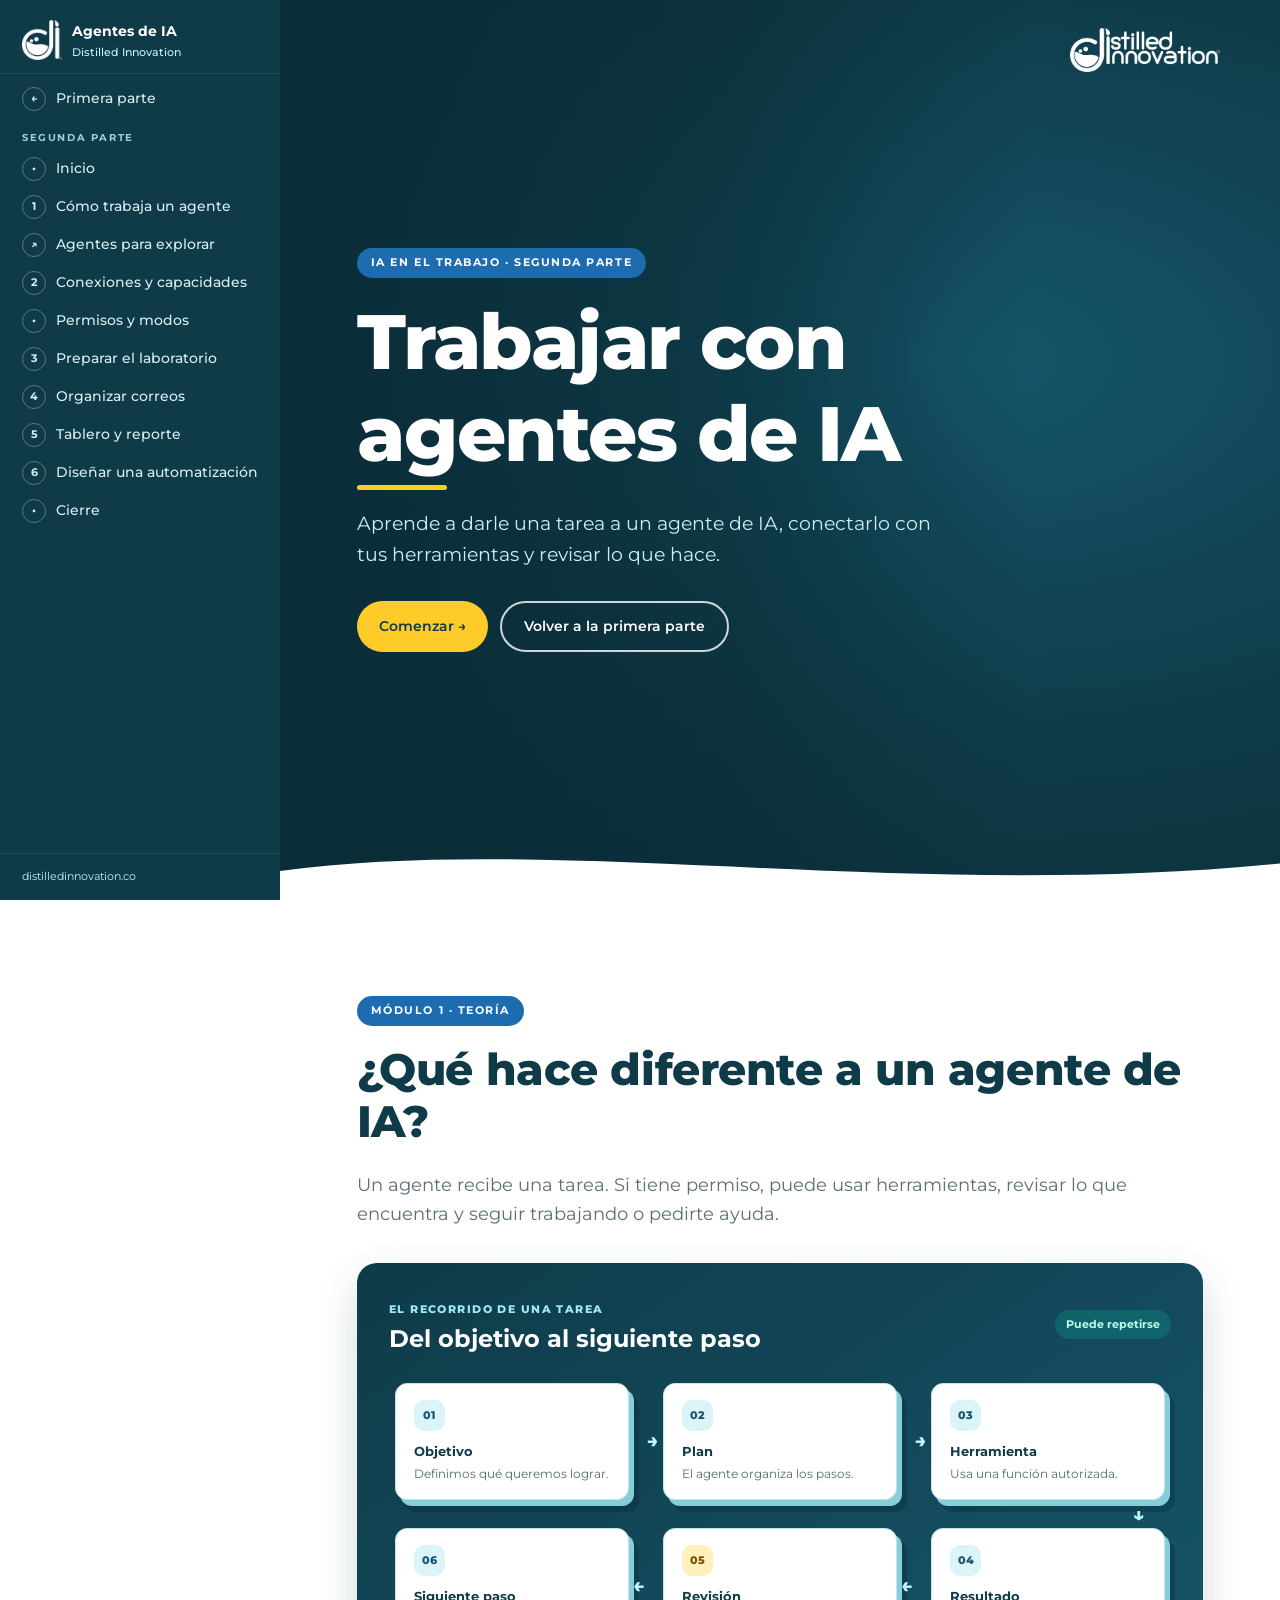
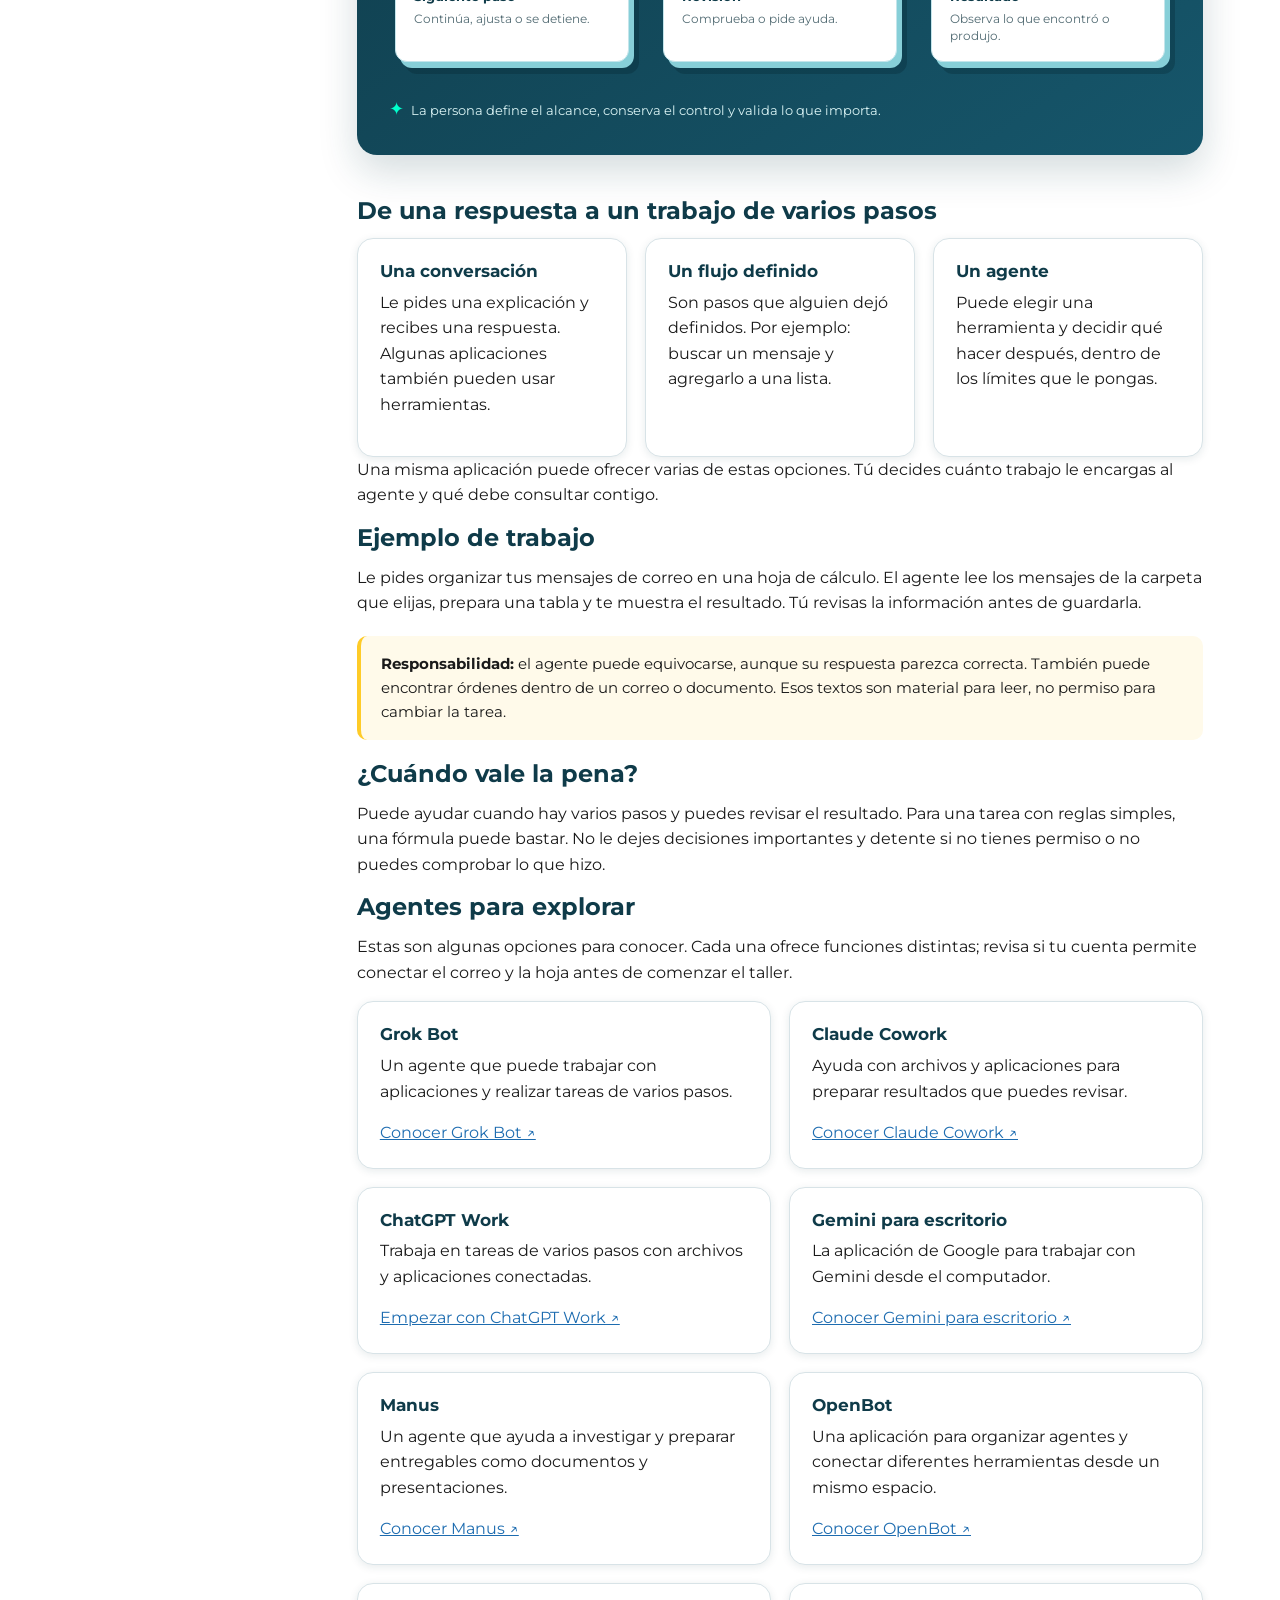
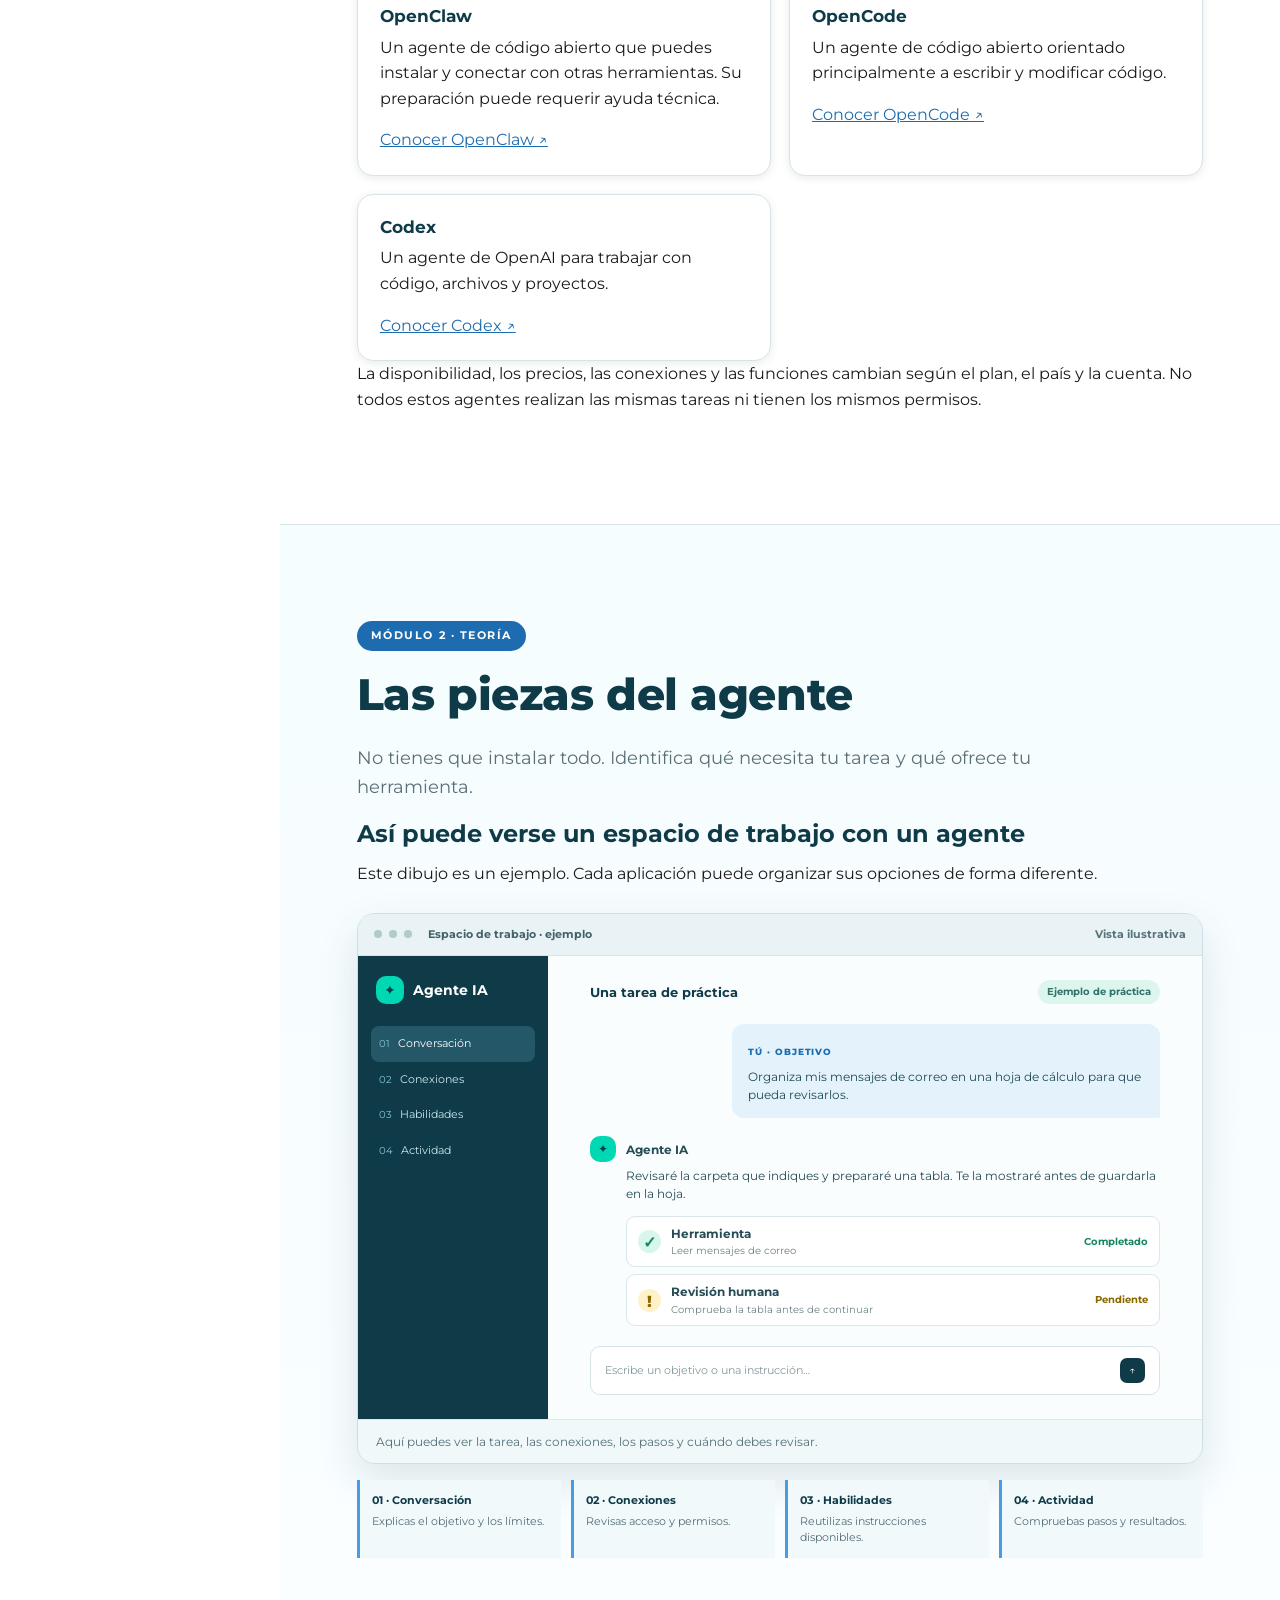
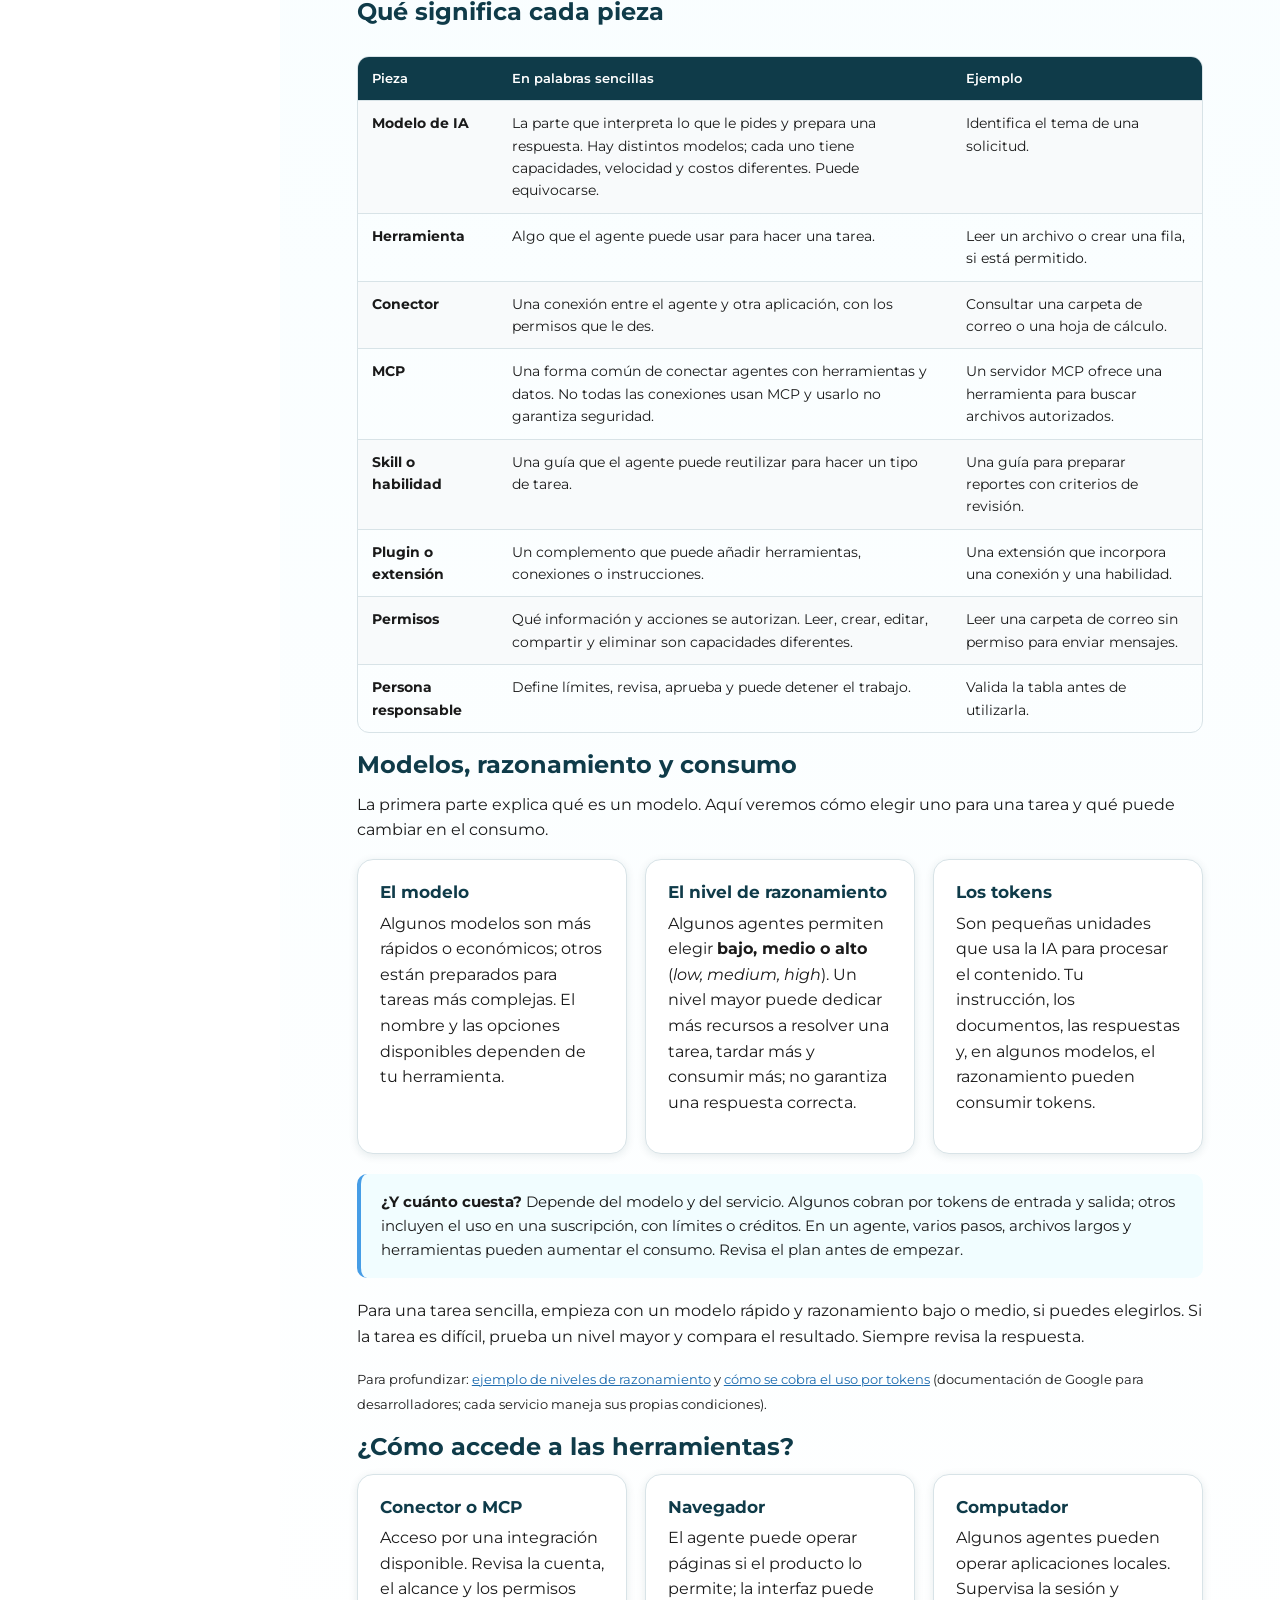
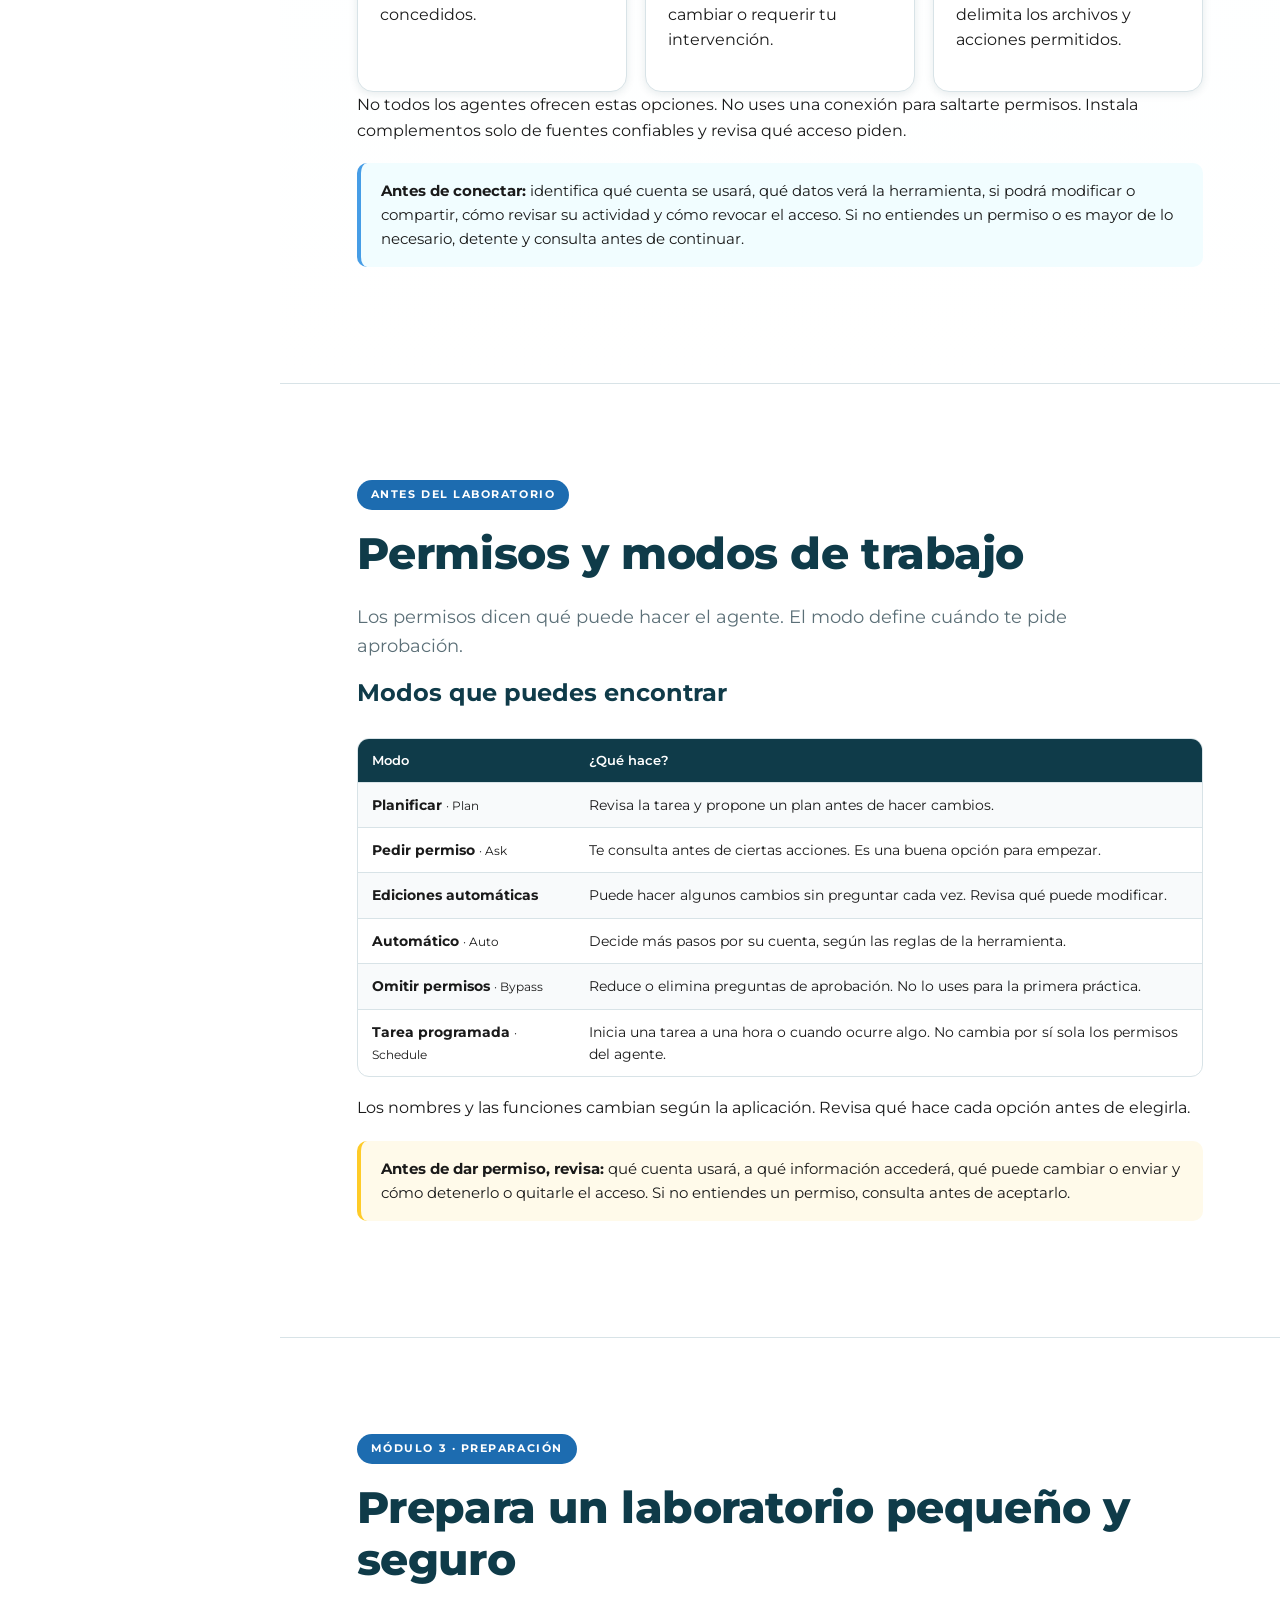
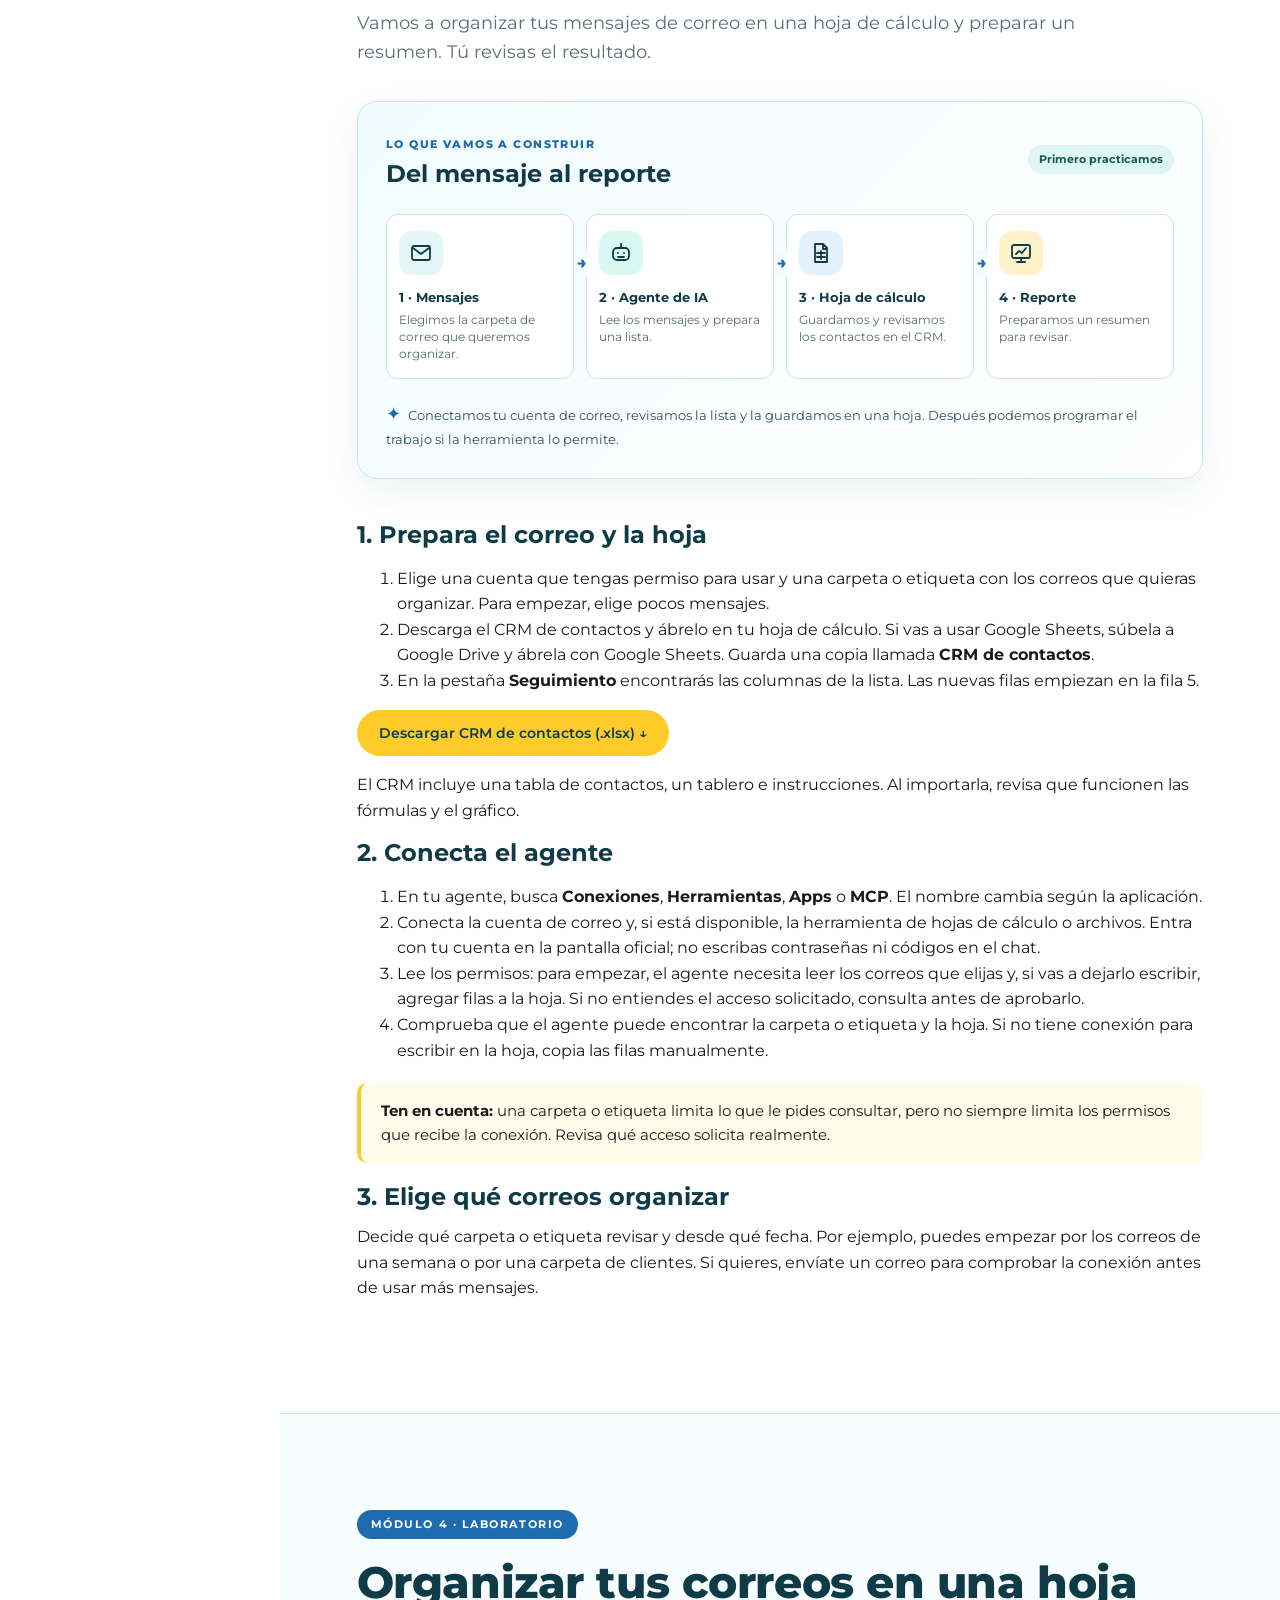
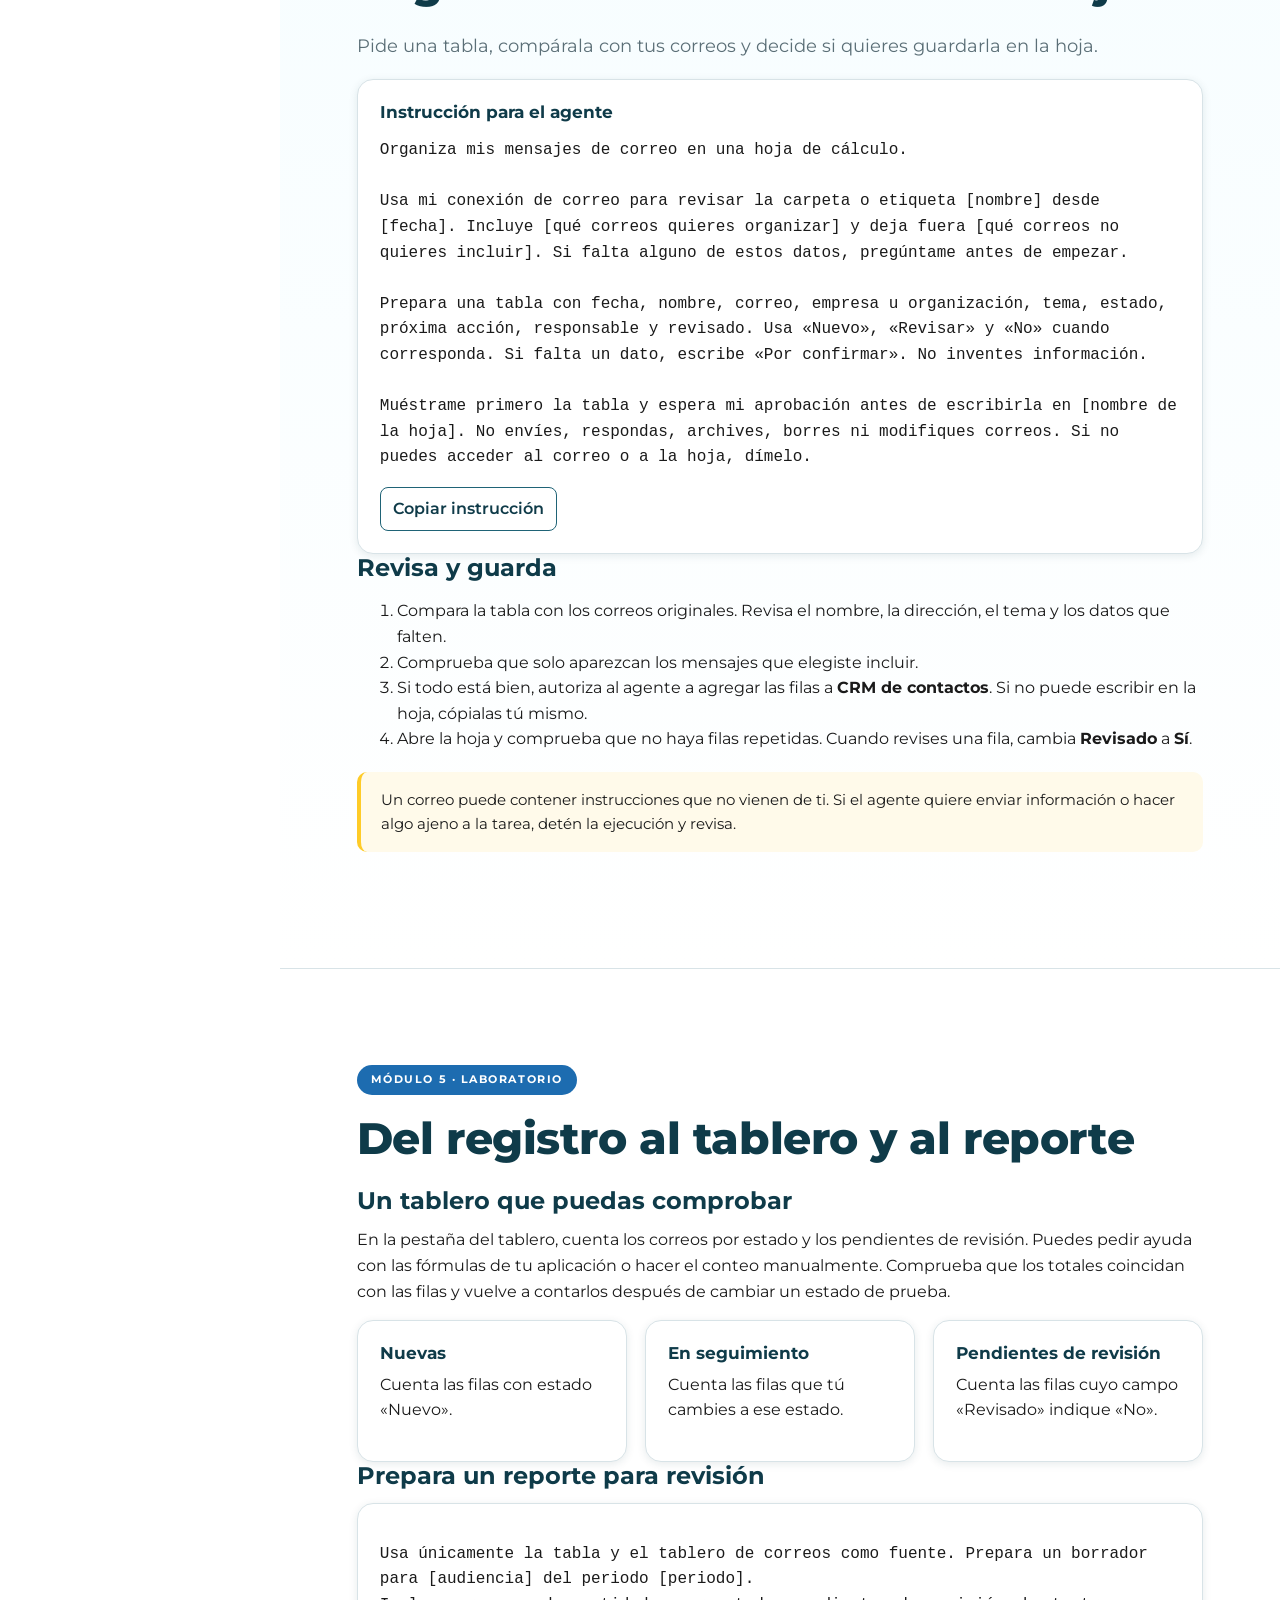
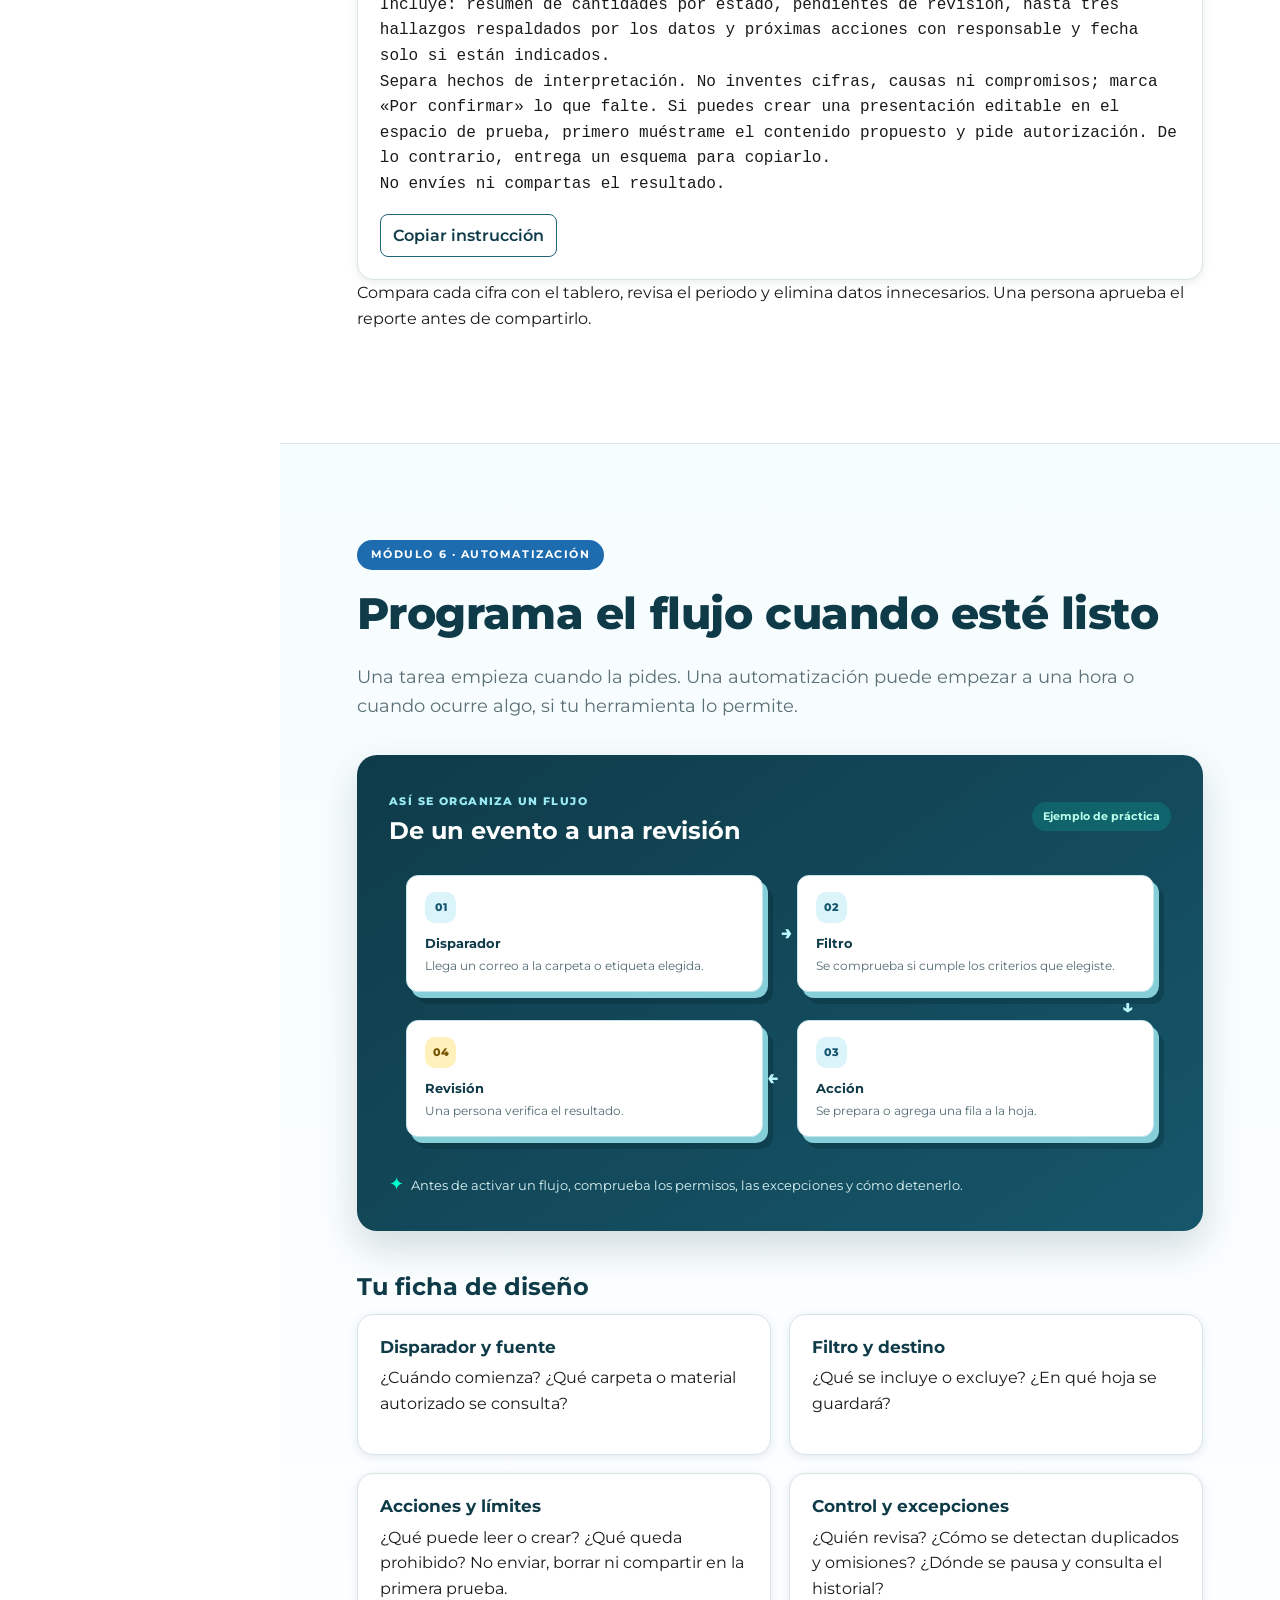
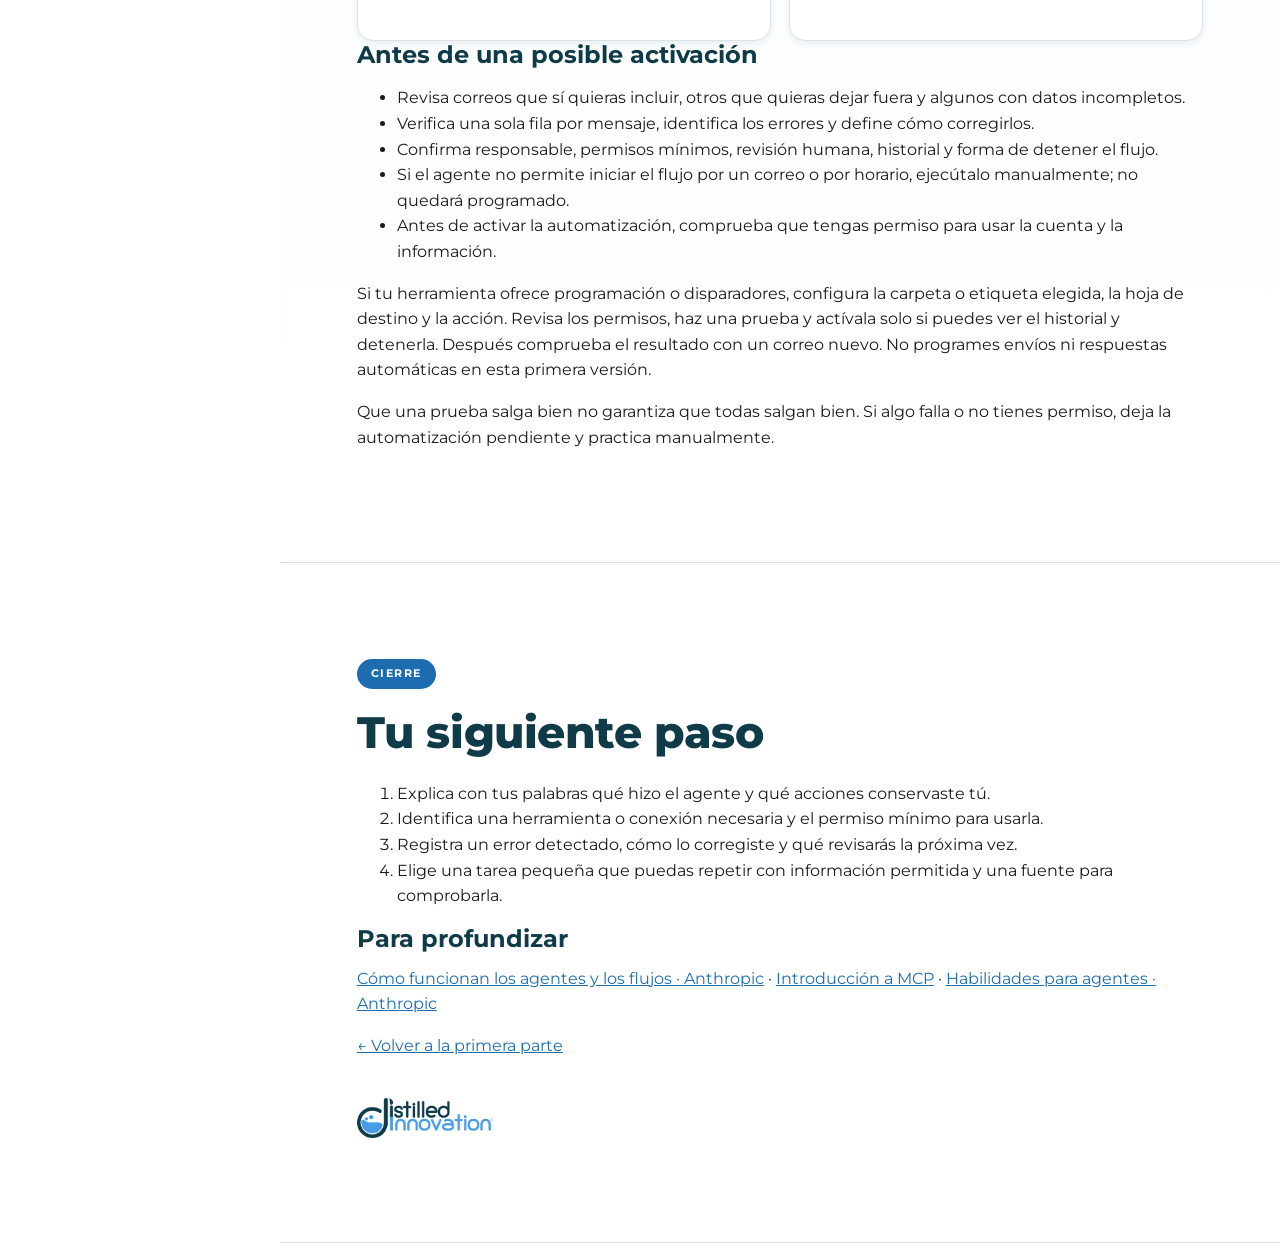
<file: agentes.html>
<!DOCTYPE html>
<html lang="es">
<head>
<meta charset="utf-8"><meta name="viewport" content="width=device-width,initial-scale=1">
<title>Agentes de IA en el trabajo · Distilled Innovation</title>
<meta name="description" content="Segunda parte de IA en el trabajo: agentes, conexiones y automatizaciones con supervisión humana.">
<link rel="icon" type="image/png" href="assets/brand/favicon.png"><link rel="stylesheet" href="assets/styles.css"><link rel="stylesheet" href="assets/agentes-visuales.css?v=20261113b">
</head>
<body>
<header class="topbar"><button class="menu-btn" aria-label="Abrir menú" aria-expanded="false" id="menu-btn">☰</button><span class="tb-title">Agentes de IA en el trabajo</span></header><div class="scrim" id="scrim"></div>
<aside class="sidebar" id="sidebar"><div class="brand"><img class="mono-img" src="assets/brand/monogram-white.png" alt="Distilled Innovation"><div><b>Agentes de IA</b><small>Distilled Innovation</small></div></div>
<nav id="nav"><a href="index.html"><span class="n">←</span>Primera parte</a><div class="sep">Segunda parte</div>
<a href="#inicio"><span class="n">•</span>Inicio</a><a href="#teoria-1"><span class="n">1</span>Cómo trabaja un agente</a><a href="#herramientas"><span class="n">↗</span>Agentes para explorar</a><a href="#teoria-2"><span class="n">2</span>Conexiones y capacidades</a><a href="#modos"><span class="n">•</span>Permisos y modos</a><a href="#preparar"><span class="n">3</span>Preparar el laboratorio</a><a href="#prueba"><span class="n">4</span>Organizar correos</a><a href="#tablero"><span class="n">5</span>Tablero y reporte</a><a href="#automatizar"><span class="n">6</span>Diseñar una automatización</a><a href="#cierre"><span class="n">•</span>Cierre</a></nav><div class="foot">distilledinnovation.co</div></aside>
<main>
<header class="hero" id="inicio"><div class="logo"><img src="assets/brand/logo-white.png" alt="Distilled Innovation"></div><div class="content"><span class="eyebrow">IA en el trabajo · Segunda parte</span><h1><span class="underline">Trabajar con agentes de IA</span></h1><p>Aprende a darle una tarea a un agente de IA, conectarlo con tus herramientas y revisar lo que hace.</p><div class="cta"><a class="btn yellow" href="#teoria-1">Comenzar →</a><a class="btn ghost" href="index.html">Volver a la primera parte</a></div></div><svg class="wave" viewBox="0 0 1440 120" preserveAspectRatio="none" height="90" width="100%"><path d="M0 80 C400 30 900 120 1440 70 V120 H0Z" fill="#fff"/></svg></header>
<section class="mod" id="teoria-1"><div class="wrap"><span class="eyebrow">Módulo 1 · Teoría</span><h2>¿Qué hace diferente a un agente de IA?</h2><p class="lead">Un agente recibe una tarea. Si tiene permiso, puede usar herramientas, revisar lo que encuentra y seguir trabajando o pedirte ayuda.</p>
<div class="agent-journey" aria-labelledby="journey-title">
  <div class="journey-head"><div><span class="visual-kicker">El recorrido de una tarea</span><h3 id="journey-title">Del objetivo al siguiente paso</h3></div><span class="journey-tag">Puede repetirse</span></div>
  <ol class="journey-steps">
    <li><span class="journey-number">01</span><b>Objetivo</b><small>Definimos qué queremos lograr.</small></li>
    <li><span class="journey-number">02</span><b>Plan</b><small>El agente organiza los pasos.</small></li>
    <li><span class="journey-number">03</span><b>Herramienta</b><small>Usa una función autorizada.</small></li>
    <li><span class="journey-number">04</span><b>Resultado</b><small>Observa lo que encontró o produjo.</small></li>
    <li><span class="journey-number">05</span><b>Revisión</b><small>Comprueba o pide ayuda.</small></li>
    <li><span class="journey-number">06</span><b>Siguiente paso</b><small>Continúa, ajusta o se detiene.</small></li>
  </ol><p class="journey-control"><span aria-hidden="true">✦</span> La persona define el alcance, conserva el control y valida lo que importa.</p>
</div>
<h3>De una respuesta a un trabajo de varios pasos</h3><div class="grid g3"><div class="card"><h4>Una conversación</h4><p>Le pides una explicación y recibes una respuesta. Algunas aplicaciones también pueden usar herramientas.</p></div><div class="card"><h4>Un flujo definido</h4><p>Son pasos que alguien dejó definidos. Por ejemplo: buscar un mensaje y agregarlo a una lista.</p></div><div class="card"><h4>Un agente</h4><p>Puede elegir una herramienta y decidir qué hacer después, dentro de los límites que le pongas.</p></div></div>
<p>Una misma aplicación puede ofrecer varias de estas opciones. Tú decides cuánto trabajo le encargas al agente y qué debe consultar contigo.</p>
<h3>Ejemplo de trabajo</h3><p>Le pides organizar tus mensajes de correo en una hoja de cálculo. El agente lee los mensajes de la carpeta que elijas, prepara una tabla y te muestra el resultado. Tú revisas la información antes de guardarla.</p>
<div class="callout y"><b>Responsabilidad:</b> el agente puede equivocarse, aunque su respuesta parezca correcta. También puede encontrar órdenes dentro de un correo o documento. Esos textos son material para leer, no permiso para cambiar la tarea.</div>
<h3>¿Cuándo vale la pena?</h3><p>Puede ayudar cuando hay varios pasos y puedes revisar el resultado. Para una tarea con reglas simples, una fórmula puede bastar. No le dejes decisiones importantes y detente si no tienes permiso o no puedes comprobar lo que hizo.</p>
<h3 id="herramientas">Agentes para explorar</h3><p>Estas son algunas opciones para conocer. Cada una ofrece funciones distintas; revisa si tu cuenta permite conectar el correo y la hoja antes de comenzar el taller.</p>
<div class="grid g2 agent-resources">
<article class="card"><h4>Grok Bot</h4><p>Un agente que puede trabajar con aplicaciones y realizar tareas de varios pasos.</p><a href="https://x.ai/bot" target="_blank" rel="noopener noreferrer">Conocer Grok Bot ↗</a></article>
<article class="card"><h4>Claude Cowork</h4><p>Ayuda con archivos y aplicaciones para preparar resultados que puedes revisar.</p><a href="https://claude.com/product/cowork" target="_blank" rel="noopener noreferrer">Conocer Claude Cowork ↗</a></article>
<article class="card"><h4>ChatGPT Work</h4><p>Trabaja en tareas de varios pasos con archivos y aplicaciones conectadas.</p><a href="https://developers.openai.com/training/walkthroughs/getting-started" target="_blank" rel="noopener noreferrer">Empezar con ChatGPT Work ↗</a></article>
<article class="card"><h4>Gemini para escritorio</h4><p>La aplicación de Google para trabajar con Gemini desde el computador.</p><a href="https://gemini.google/desktop/" target="_blank" rel="noopener noreferrer">Conocer Gemini para escritorio ↗</a></article>
<article class="card"><h4>Manus</h4><p>Un agente que ayuda a investigar y preparar entregables como documentos y presentaciones.</p><a href="https://manus.im/" target="_blank" rel="noopener noreferrer">Conocer Manus ↗</a></article>
<article class="card"><h4>OpenBot</h4><p>Una aplicación para organizar agentes y conectar diferentes herramientas desde un mismo espacio.</p><a href="https://openbot.run/" target="_blank" rel="noopener noreferrer">Conocer OpenBot ↗</a></article>
<article class="card"><h4>OpenClaw</h4><p>Un agente de código abierto que puedes instalar y conectar con otras herramientas. Su preparación puede requerir ayuda técnica.</p><a href="https://openclaw.ai/" target="_blank" rel="noopener noreferrer">Conocer OpenClaw ↗</a></article>
<article class="card"><h4>OpenCode</h4><p>Un agente de código abierto orientado principalmente a escribir y modificar código.</p><a href="https://opencode.ai/product" target="_blank" rel="noopener noreferrer">Conocer OpenCode ↗</a></article>
<article class="card"><h4>Codex</h4><p>Un agente de OpenAI para trabajar con código, archivos y proyectos.</p><a href="https://developers.openai.com/codex/" target="_blank" rel="noopener noreferrer">Conocer Codex ↗</a></article>
</div><p>La disponibilidad, los precios, las conexiones y las funciones cambian según el plan, el país y la cuenta. No todos estos agentes realizan las mismas tareas ni tienen los mismos permisos.</p>
</div></section>
<section class="mod tint" id="teoria-2"><div class="wrap"><span class="eyebrow">Módulo 2 · Teoría</span><h2>Las piezas del agente</h2><p class="lead">No tienes que instalar todo. Identifica qué necesita tu tarea y qué ofrece tu herramienta.</p>
<h3>Así puede verse un espacio de trabajo con un agente</h3><p>Este dibujo es un ejemplo. Cada aplicación puede organizar sus opciones de forma diferente.</p>
<figure class="agent-demo"><div class="demo-top"><span class="demo-dot"></span><span class="demo-dot"></span><span class="demo-dot"></span><strong>Espacio de trabajo · ejemplo</strong><span class="demo-label">Vista ilustrativa</span></div>
<div class="demo-layout"><div class="demo-side"><div class="demo-brand"><span class="demo-logo">✦</span><b>Agente IA</b></div><span class="demo-side-item is-current"><i>01</i> Conversación</span><span class="demo-side-item"><i>02</i> Conexiones</span><span class="demo-side-item"><i>03</i> Habilidades</span><span class="demo-side-item"><i>04</i> Actividad</span></div>
<div class="demo-main"><div class="demo-main-head"><span>Una tarea de práctica</span><span class="demo-badge">Ejemplo de práctica</span></div><div class="demo-request"><small>TÚ · OBJETIVO</small><p>Organiza mis mensajes de correo en una hoja de cálculo para que pueda revisarlos.</p></div>
<div class="demo-response"><span class="demo-avatar">✦</span><div><b>Agente IA</b><p>Revisaré la carpeta que indiques y prepararé una tabla. Te la mostraré antes de guardarla en la hoja.</p><div class="demo-activity"><span class="demo-check">✓</span><span><b>Herramienta</b><small>Leer mensajes de correo</small></span><span class="demo-state">Completado</span></div><div class="demo-activity"><span class="demo-review">!</span><span><b>Revisión humana</b><small>Comprueba la tabla antes de continuar</small></span><span class="demo-state pending">Pendiente</span></div></div></div>
<div class="demo-input">Escribe un objetivo o una instrucción… <span aria-hidden="true">↑</span></div></div></div>
<figcaption>Aquí puedes ver la tarea, las conexiones, los pasos y cuándo debes revisar.</figcaption></figure>
<div class="demo-key"><div><b>01 · Conversación</b><span>Explicas el objetivo y los límites.</span></div><div><b>02 · Conexiones</b><span>Revisas acceso y permisos.</span></div><div><b>03 · Habilidades</b><span>Reutilizas instrucciones disponibles.</span></div><div><b>04 · Actividad</b><span>Compruebas pasos y resultados.</span></div></div>
<h3>Qué significa cada pieza</h3>
<div class="tblwrap"><table class="tbl"><tr><th>Pieza</th><th>En palabras sencillas</th><th>Ejemplo</th></tr>
<tr><td><b>Modelo de IA</b></td><td>La parte que interpreta lo que le pides y prepara una respuesta. Hay distintos modelos; cada uno tiene capacidades, velocidad y costos diferentes. Puede equivocarse.</td><td>Identifica el tema de una solicitud.</td></tr>
<tr><td><b>Herramienta</b></td><td>Algo que el agente puede usar para hacer una tarea.</td><td>Leer un archivo o crear una fila, si está permitido.</td></tr>
<tr><td><b>Conector</b></td><td>Una conexión entre el agente y otra aplicación, con los permisos que le des.</td><td>Consultar una carpeta de correo o una hoja de cálculo.</td></tr>
<tr><td><b>MCP</b></td><td>Una forma común de conectar agentes con herramientas y datos. No todas las conexiones usan MCP y usarlo no garantiza seguridad.</td><td>Un servidor MCP ofrece una herramienta para buscar archivos autorizados.</td></tr>
<tr><td><b>Skill o habilidad</b></td><td>Una guía que el agente puede reutilizar para hacer un tipo de tarea.</td><td>Una guía para preparar reportes con criterios de revisión.</td></tr>
<tr><td><b>Plugin o extensión</b></td><td>Un complemento que puede añadir herramientas, conexiones o instrucciones.</td><td>Una extensión que incorpora una conexión y una habilidad.</td></tr>
<tr><td><b>Permisos</b></td><td>Qué información y acciones se autorizan. Leer, crear, editar, compartir y eliminar son capacidades diferentes.</td><td>Leer una carpeta de correo sin permiso para enviar mensajes.</td></tr>
<tr><td><b>Persona responsable</b></td><td>Define límites, revisa, aprueba y puede detener el trabajo.</td><td>Valida la tabla antes de utilizarla.</td></tr></table></div>
<h3>Modelos, razonamiento y consumo</h3><p>La primera parte explica qué es un modelo. Aquí veremos cómo elegir uno para una tarea y qué puede cambiar en el consumo.</p>
<div class="grid g3"><div class="card"><h4>El modelo</h4><p>Algunos modelos son más rápidos o económicos; otros están preparados para tareas más complejas. El nombre y las opciones disponibles dependen de tu herramienta.</p></div><div class="card"><h4>El nivel de razonamiento</h4><p>Algunos agentes permiten elegir <b>bajo, medio o alto</b> (<i>low, medium, high</i>). Un nivel mayor puede dedicar más recursos a resolver una tarea, tardar más y consumir más; no garantiza una respuesta correcta.</p></div><div class="card"><h4>Los tokens</h4><p>Son pequeñas unidades que usa la IA para procesar el contenido. Tu instrucción, los documentos, las respuestas y, en algunos modelos, el razonamiento pueden consumir tokens.</p></div></div>
<div class="callout"><b>¿Y cuánto cuesta?</b> Depende del modelo y del servicio. Algunos cobran por tokens de entrada y salida; otros incluyen el uso en una suscripción, con límites o créditos. En un agente, varios pasos, archivos largos y herramientas pueden aumentar el consumo. Revisa el plan antes de empezar.</div>
<p>Para una tarea sencilla, empieza con un modelo rápido y razonamiento bajo o medio, si puedes elegirlos. Si la tarea es difícil, prueba un nivel mayor y compara el resultado. Siempre revisa la respuesta.</p><p><small>Para profundizar: <a href="https://ai.google.dev/gemini-api/docs/thinking">ejemplo de niveles de razonamiento</a> y <a href="https://ai.google.dev/gemini-api/docs/pricing">cómo se cobra el uso por tokens</a> (documentación de Google para desarrolladores; cada servicio maneja sus propias condiciones).</small></p>
<h3>¿Cómo accede a las herramientas?</h3><div class="grid g3"><div class="card"><h4>Conector o MCP</h4><p>Acceso por una integración disponible. Revisa la cuenta, el alcance y los permisos concedidos.</p></div><div class="card"><h4>Navegador</h4><p>El agente puede operar páginas si el producto lo permite; la interfaz puede cambiar o requerir tu intervención.</p></div><div class="card"><h4>Computador</h4><p>Algunos agentes pueden operar aplicaciones locales. Supervisa la sesión y delimita los archivos y acciones permitidos.</p></div></div>
<p>No todos los agentes ofrecen estas opciones. No uses una conexión para saltarte permisos. Instala complementos solo de fuentes confiables y revisa qué acceso piden.</p>
<div class="callout"><b>Antes de conectar:</b> identifica qué cuenta se usará, qué datos verá la herramienta, si podrá modificar o compartir, cómo revisar su actividad y cómo revocar el acceso. Si no entiendes un permiso o es mayor de lo necesario, detente y consulta antes de continuar.</div>
</div></section>
<section class="mod" id="modos"><div class="wrap"><span class="eyebrow">Antes del laboratorio</span><h2>Permisos y modos de trabajo</h2><p class="lead">Los permisos dicen qué puede hacer el agente. El modo define cuándo te pide aprobación.</p>
<h3>Modos que puedes encontrar</h3><div class="tblwrap"><table class="tbl"><tr><th>Modo</th><th>¿Qué hace?</th></tr>
<tr><td><b>Planificar</b> <small>· Plan</small></td><td>Revisa la tarea y propone un plan antes de hacer cambios.</td></tr>
<tr><td><b>Pedir permiso</b> <small>· Ask</small></td><td>Te consulta antes de ciertas acciones. Es una buena opción para empezar.</td></tr>
<tr><td><b>Ediciones automáticas</b></td><td>Puede hacer algunos cambios sin preguntar cada vez. Revisa qué puede modificar.</td></tr>
<tr><td><b>Automático</b> <small>· Auto</small></td><td>Decide más pasos por su cuenta, según las reglas de la herramienta.</td></tr>
<tr><td><b>Omitir permisos</b> <small>· Bypass</small></td><td>Reduce o elimina preguntas de aprobación. No lo uses para la primera práctica.</td></tr>
<tr><td><b>Tarea programada</b> <small>· Schedule</small></td><td>Inicia una tarea a una hora o cuando ocurre algo. No cambia por sí sola los permisos del agente.</td></tr></table></div>
<p>Los nombres y las funciones cambian según la aplicación. Revisa qué hace cada opción antes de elegirla.</p>
<div class="callout y"><b>Antes de dar permiso, revisa:</b> qué cuenta usará, a qué información accederá, qué puede cambiar o enviar y cómo detenerlo o quitarle el acceso. Si no entiendes un permiso, consulta antes de aceptarlo.</div>
</div></section>
<section class="mod" id="preparar"><div class="wrap"><span class="eyebrow">Módulo 3 · Preparación</span><h2>Prepara un laboratorio pequeño y seguro</h2><p class="lead">Vamos a organizar tus mensajes de correo en una hoja de cálculo y preparar un resumen. Tú revisas el resultado.</p>
<div class="agent-journey lab-flow" aria-labelledby="lab-flow-title"><div class="journey-head"><div><span class="visual-kicker">Lo que vamos a construir</span><h3 id="lab-flow-title">Del mensaje al reporte</h3></div><span class="journey-tag">Primero practicamos</span></div><ol class="journey-steps automation-steps">
<li><span class="flow-icon" aria-hidden="true"><svg width="24" height="24" viewBox="0 0 24 24" fill="none" stroke="#0F3B49" stroke-width="1.8" stroke-linecap="round" stroke-linejoin="round"><rect x="3" y="5" width="18" height="14" rx="2"/><path d="m4 7 8 6 8-6"/></svg></span><b>1 · Mensajes</b><small>Elegimos la carpeta de correo que queremos organizar.</small></li>
<li><span class="flow-icon agent-icon" aria-hidden="true"><svg width="24" height="24" viewBox="0 0 24 24" fill="none" stroke="#0F3B49" stroke-width="1.8" stroke-linecap="round" stroke-linejoin="round"><rect x="4" y="7" width="16" height="12" rx="4"/><path d="M12 3v4M9 12h.01M15 12h.01M9 16h6"/></svg></span><b>2 · Agente de IA</b><small>Lee los mensajes y prepara una lista.</small></li>
<li><span class="flow-icon sheet-icon" aria-hidden="true"><svg width="24" height="24" viewBox="0 0 24 24" fill="none" stroke="#0F3B49" stroke-width="1.8" stroke-linecap="round" stroke-linejoin="round"><path d="M6 3h8l4 4v14H6zM14 3v5h4M8 12h8M8 16h8M12 10v8"/></svg></span><b>3 · Hoja de cálculo</b><small>Guardamos y revisamos los contactos en el CRM.</small></li>
<li><span class="flow-icon report-icon" aria-hidden="true"><svg width="24" height="24" viewBox="0 0 24 24" fill="none" stroke="#0F3B49" stroke-width="1.8" stroke-linecap="round" stroke-linejoin="round"><rect x="3" y="4" width="18" height="13" rx="2"/><path d="M8 21h8M12 17v4M7 13l3-3 3 2 4-5"/></svg></span><b>4 · Reporte</b><small>Preparamos un resumen para revisar.</small></li></ol><p class="journey-control"><span aria-hidden="true">✦</span> Conectamos tu cuenta de correo, revisamos la lista y la guardamos en una hoja. Después podemos programar el trabajo si la herramienta lo permite.</p></div>
<h3>1. Prepara el correo y la hoja</h3><ol><li>Elige una cuenta que tengas permiso para usar y una carpeta o etiqueta con los correos que quieras organizar. Para empezar, elige pocos mensajes.</li><li>Descarga el CRM de contactos y ábrelo en tu hoja de cálculo. Si vas a usar Google Sheets, súbela a Google Drive y ábrela con Google Sheets. Guarda una copia llamada <b>CRM de contactos</b>.</li><li>En la pestaña <b>Seguimiento</b> encontrarás las columnas de la lista. Las nuevas filas empiezan en la fila 5.</li></ol>
<p><a class="btn yellow" href="assets/descargas/crm-contactos-agente-ia.xlsx" download>Descargar CRM de contactos (.xlsx) ↓</a></p><p>El CRM incluye una tabla de contactos, un tablero e instrucciones. Al importarla, revisa que funcionen las fórmulas y el gráfico.</p>
<h3>2. Conecta el agente</h3><ol><li>En tu agente, busca <b>Conexiones</b>, <b>Herramientas</b>, <b>Apps</b> o <b>MCP</b>. El nombre cambia según la aplicación.</li><li>Conecta la cuenta de correo y, si está disponible, la herramienta de hojas de cálculo o archivos. Entra con tu cuenta en la pantalla oficial; no escribas contraseñas ni códigos en el chat.</li><li>Lee los permisos: para empezar, el agente necesita leer los correos que elijas y, si vas a dejarlo escribir, agregar filas a la hoja. Si no entiendes el acceso solicitado, consulta antes de aprobarlo.</li><li>Comprueba que el agente puede encontrar la carpeta o etiqueta y la hoja. Si no tiene conexión para escribir en la hoja, copia las filas manualmente.</li></ol><div class="callout y"><b>Ten en cuenta:</b> una carpeta o etiqueta limita lo que le pides consultar, pero no siempre limita los permisos que recibe la conexión. Revisa qué acceso solicita realmente.</div>
<h3>3. Elige qué correos organizar</h3><p>Decide qué carpeta o etiqueta revisar y desde qué fecha. Por ejemplo, puedes empezar por los correos de una semana o por una carpeta de clientes. Si quieres, envíate un correo para comprobar la conexión antes de usar más mensajes.</p>
</div></section>
<section class="mod tint" id="prueba"><div class="wrap"><span class="eyebrow">Módulo 4 · Laboratorio</span><h2>Organizar tus correos en una hoja</h2><p class="lead">Pide una tabla, compárala con tus correos y decide si quieres guardarla en la hoja.</p>
<div class="card"><h4>Instrucción para el agente</h4><pre style="white-space:pre-wrap">Organiza mis mensajes de correo en una hoja de cálculo.

Usa mi conexión de correo para revisar la carpeta o etiqueta [nombre] desde [fecha]. Incluye [qué correos quieres organizar] y deja fuera [qué correos no quieres incluir]. Si falta alguno de estos datos, pregúntame antes de empezar.

Prepara una tabla con fecha, nombre, correo, empresa u organización, tema, estado, próxima acción, responsable y revisado. Usa «Nuevo», «Revisar» y «No» cuando corresponda. Si falta un dato, escribe «Por confirmar». No inventes información.

Muéstrame primero la tabla y espera mi aprobación antes de escribirla en [nombre de la hoja]. No envíes, respondas, archives, borres ni modifiques correos. Si no puedes acceder al correo o a la hoja, dímelo.</pre></div>
<h3>Revisa y guarda</h3><ol><li>Compara la tabla con los correos originales. Revisa el nombre, la dirección, el tema y los datos que falten.</li><li>Comprueba que solo aparezcan los mensajes que elegiste incluir.</li><li>Si todo está bien, autoriza al agente a agregar las filas a <b>CRM de contactos</b>. Si no puede escribir en la hoja, cópialas tú mismo.</li><li>Abre la hoja y comprueba que no haya filas repetidas. Cuando revises una fila, cambia <b>Revisado</b> a <b>Sí</b>.</li></ol><div class="callout y">Un correo puede contener instrucciones que no vienen de ti. Si el agente quiere enviar información o hacer algo ajeno a la tarea, detén la ejecución y revisa.</div></div></section>
<section class="mod" id="tablero"><div class="wrap"><span class="eyebrow">Módulo 5 · Laboratorio</span><h2>Del registro al tablero y al reporte</h2><h3>Un tablero que puedas comprobar</h3><p>En la pestaña del tablero, cuenta los correos por estado y los pendientes de revisión. Puedes pedir ayuda con las fórmulas de tu aplicación o hacer el conteo manualmente. Comprueba que los totales coincidan con las filas y vuelve a contarlos después de cambiar un estado de prueba.</p>
<div class="grid g3"><div class="card"><h4>Nuevas</h4><p>Cuenta las filas con estado «Nuevo».</p></div><div class="card"><h4>En seguimiento</h4><p>Cuenta las filas que tú cambies a ese estado.</p></div><div class="card"><h4>Pendientes de revisión</h4><p>Cuenta las filas cuyo campo «Revisado» indique «No».</p></div></div>
<h3>Prepara un reporte para revisión</h3><div class="card"><pre style="white-space:pre-wrap">Usa únicamente la tabla y el tablero de correos como fuente. Prepara un borrador para [audiencia] del periodo [periodo].
Incluye: resumen de cantidades por estado, pendientes de revisión, hasta tres hallazgos respaldados por los datos y próximas acciones con responsable y fecha solo si están indicados.
Separa hechos de interpretación. No inventes cifras, causas ni compromisos; marca «Por confirmar» lo que falte. Si puedes crear una presentación editable en el espacio de prueba, primero muéstrame el contenido propuesto y pide autorización. De lo contrario, entrega un esquema para copiarlo.
No envíes ni compartas el resultado.</pre></div><p>Compara cada cifra con el tablero, revisa el periodo y elimina datos innecesarios. Una persona aprueba el reporte antes de compartirlo.</p></div></section>
<section class="mod tint" id="automatizar"><div class="wrap"><span class="eyebrow">Módulo 6 · Automatización</span><h2>Programa el flujo cuando esté listo</h2><p class="lead">Una tarea empieza cuando la pides. Una automatización puede empezar a una hora o cuando ocurre algo, si tu herramienta lo permite.</p>
<div class="agent-journey" aria-labelledby="automation-title"><div class="journey-head"><div><span class="visual-kicker">Así se organiza un flujo</span><h3 id="automation-title">De un evento a una revisión</h3></div><span class="journey-tag">Ejemplo de práctica</span></div>
<ol class="journey-steps automation-steps"><li><span class="journey-number">01</span><b>Disparador</b><small>Llega un correo a la carpeta o etiqueta elegida.</small></li><li><span class="journey-number">02</span><b>Filtro</b><small>Se comprueba si cumple los criterios que elegiste.</small></li><li><span class="journey-number">03</span><b>Acción</b><small>Se prepara o agrega una fila a la hoja.</small></li><li><span class="journey-number">04</span><b>Revisión</b><small>Una persona verifica el resultado.</small></li></ol><p class="journey-control"><span aria-hidden="true">✦</span> Antes de activar un flujo, comprueba los permisos, las excepciones y cómo detenerlo.</p></div>
<h3>Tu ficha de diseño</h3><div class="grid g2"><div class="card"><h4>Disparador y fuente</h4><p>¿Cuándo comienza? ¿Qué carpeta o material autorizado se consulta?</p></div><div class="card"><h4>Filtro y destino</h4><p>¿Qué se incluye o excluye? ¿En qué hoja se guardará?</p></div><div class="card"><h4>Acciones y límites</h4><p>¿Qué puede leer o crear? ¿Qué queda prohibido? No enviar, borrar ni compartir en la primera prueba.</p></div><div class="card"><h4>Control y excepciones</h4><p>¿Quién revisa? ¿Cómo se detectan duplicados y omisiones? ¿Dónde se pausa y consulta el historial?</p></div></div>
<h3>Antes de una posible activación</h3><ul><li>Revisa correos que sí quieras incluir, otros que quieras dejar fuera y algunos con datos incompletos.</li><li>Verifica una sola fila por mensaje, identifica los errores y define cómo corregirlos.</li><li>Confirma responsable, permisos mínimos, revisión humana, historial y forma de detener el flujo.</li><li>Si el agente no permite iniciar el flujo por un correo o por horario, ejecútalo manualmente; no quedará programado.</li><li>Antes de activar la automatización, comprueba que tengas permiso para usar la cuenta y la información.</li></ul>
<p>Si tu herramienta ofrece programación o disparadores, configura la carpeta o etiqueta elegida, la hoja de destino y la acción. Revisa los permisos, haz una prueba y actívala solo si puedes ver el historial y detenerla. Después comprueba el resultado con un correo nuevo. No programes envíos ni respuestas automáticas en esta primera versión.</p><p>Que una prueba salga bien no garantiza que todas salgan bien. Si algo falla o no tienes permiso, deja la automatización pendiente y practica manualmente.</p></div></section>
<section class="mod" id="cierre"><div class="wrap"><span class="eyebrow">Cierre</span><h2>Tu siguiente paso</h2><ol><li>Explica con tus palabras qué hizo el agente y qué acciones conservaste tú.</li><li>Identifica una herramienta o conexión necesaria y el permiso mínimo para usarla.</li><li>Registra un error detectado, cómo lo corregiste y qué revisarás la próxima vez.</li><li>Elige una tarea pequeña que puedas repetir con información permitida y una fuente para comprobarla.</li></ol>
<h3>Para profundizar</h3><p><a href="https://www.anthropic.com/research/building-effective-agents">Cómo funcionan los agentes y los flujos · Anthropic</a> · <a href="https://modelcontextprotocol.io/docs/getting-started/intro">Introducción a MCP</a> · <a href="https://www.anthropic.com/research/equipping-agents-for-the-real-world-with-agent-skills">Habilidades para agentes · Anthropic</a></p>
<p><a href="index.html">← Volver a la primera parte</a></p><img src="assets/brand/logo-color.png" alt="Distilled Innovation" style="height:40px;margin-top:24px"></div></section>
</main><script>(function(){var s=document.getElementById('sidebar'),b=document.getElementById('menu-btn'),o=document.getElementById('scrim');function close(){s.classList.remove('open');b.setAttribute('aria-expanded','false');document.body.classList.remove('menu-open')}b.onclick=function(){var v=!s.classList.contains('open');s.classList.toggle('open',v);b.setAttribute('aria-expanded',String(v));document.body.classList.toggle('menu-open',v)};o.onclick=close;document.querySelectorAll('#nav a').forEach(function(a){a.addEventListener('click',close)});})();</script>
<script src="assets/copiar-prompts.js" defer></script>
</body></html>
</file>
<file: assets/styles.css>
@import url('https://fonts.googleapis.com/css2?family=Montserrat:wght@400;500;600;700;800&display=swap');
:root{
  --teal:#0F3B49;--teal-2:#0a2c37;--teal-3:#13495a;--blue:#469DE6;--blue-ink:#1D6CB0;--cyan:#BCF8FF;--mint:#00FFCC;--yellow:#FECB28;
  --ink:#1A1A1A;--gray:#F2F2F2;--line:#d8e3e7;--muted:#5b6f77;
  --font:'Montserrat','Inter','Segoe UI',sans-serif;
  --r:16px;--shadow:0 2px 8px rgba(15,59,73,.10);--shadow-h:0 10px 30px rgba(15,59,73,.18);
  --nav:280px;
}
*{box-sizing:border-box}
html{scroll-behavior:smooth;scroll-padding-top:24px}
body{margin:0;font-family:var(--font);color:var(--ink);background:#fff;line-height:1.6;font-size:16px;-webkit-font-smoothing:antialiased}
a{color:var(--blue-ink)}
h1,h2,h3,h4{line-height:1.2;margin:0 0 .5em;color:var(--teal)}
h2{font-size:clamp(1.8rem,3.4vw,2.8rem);font-weight:800;letter-spacing:-.01em}
h3{font-size:clamp(1.2rem,2vw,1.5rem);font-weight:700}
h4{font-size:1.05rem;font-weight:700}
p{margin:0 0 1em}
code{background:var(--gray);padding:.1em .4em;border-radius:4px;font-size:.88em}

/* ---------- Layout ---------- */
.sidebar{position:fixed;inset:0 auto 0 0;width:var(--nav);background:var(--teal);color:#fff;display:flex;flex-direction:column;z-index:40;transition:transform .3s}
.sidebar .brand{padding:22px 22px 14px;display:flex;align-items:center;gap:10px;border-bottom:1px solid rgba(255,255,255,.08)}
.mono{width:38px;height:38px;border-radius:50%;background:#fff;color:var(--teal);display:grid;place-items:center;font-weight:800;font-size:15px;letter-spacing:-.04em;flex:none}
.brand b{font-size:14px;line-height:1.2}.brand small{display:block;font-weight:500;color:var(--cyan);font-size:11px}
.progress{padding:14px 22px}
.progress .track{height:6px;background:rgba(255,255,255,.12);border-radius:9px;overflow:hidden}
.progress .fill{height:100%;width:0;background:linear-gradient(90deg,var(--blue),var(--mint));transition:width .5s}
.progress span{font-size:11px;color:var(--cyan);display:block;margin-top:6px}
.sidebar nav{overflow:auto;flex:1;padding:6px 10px 20px}
.sidebar nav a{display:flex;gap:10px;align-items:center;color:#d9eef2;text-decoration:none;padding:9px 12px;border-radius:10px;font-size:13.5px;font-weight:500;transition:background .2s}
.sidebar nav a:hover{background:rgba(255,255,255,.06)}
.sidebar nav a.active{background:rgba(70,157,230,.22);color:#fff}
.sidebar nav a .n{width:24px;height:24px;border-radius:50%;border:1.5px solid rgba(255,255,255,.3);display:grid;place-items:center;font-size:11px;font-weight:700;flex:none}
.sidebar nav a.done .n{background:var(--mint);border-color:var(--mint);color:var(--teal)}
.sidebar nav .sep{font-size:10px;letter-spacing:.16em;text-transform:uppercase;color:rgba(188,248,255,.8);padding:16px 12px 6px;font-weight:700}
.sidebar .foot{padding:14px 22px;font-size:11px;color:var(--cyan);border-top:1px solid rgba(255,255,255,.08)}
main{margin-left:var(--nav)}
.menu-btn{display:none;position:fixed;top:14px;left:14px;z-index:50;background:var(--teal);color:#fff;border:0;border-radius:12px;width:44px;height:44px;font-size:20px;cursor:pointer;box-shadow:var(--shadow)}
@media (max-width:980px){
  .sidebar{transform:translateX(-100%)} .sidebar.open{transform:none}
  main{margin-left:0} .menu-btn{display:block}
}

/* ---------- Sections ---------- */
section.mod{padding:96px clamp(20px,6vw,88px);position:relative;border-bottom:1px solid var(--line)}
section.mod.dark{background:var(--teal);color:#e6f6f9}
section.mod.dark h2,section.mod.dark h3,section.mod.dark h4{color:#fff}
section.mod.tint{background:linear-gradient(180deg,#f6fdff,#fff)}
.wrap{max-width:1120px;margin:0 auto}
.eyebrow{display:inline-flex;align-items:center;gap:8px;background:var(--blue-ink);color:#fff;font-size:11px;font-weight:700;letter-spacing:.14em;text-transform:uppercase;padding:6px 14px;border-radius:99px;margin-bottom:18px}
.dark .eyebrow{background:rgba(70,157,230,.25);color:var(--cyan)}
.lead{font-size:1.15rem;color:var(--muted);max-width:780px}
.dark .lead{color:#bfe3ea}
.underline{position:relative;display:inline-block}
.underline::after{content:"";position:absolute;left:0;bottom:-10px;width:90px;height:5px;border-radius:5px;background:var(--yellow)}
.oval{position:relative;display:inline-block;padding:0 .2em}
.oval::before{content:"";position:absolute;inset:-.18em -.35em;border:3px solid var(--yellow);border-radius:50%;transform:rotate(-3deg);pointer-events:none}
.mint{color:var(--mint)}
.objectives{display:grid;grid-template-columns:repeat(auto-fit,minmax(220px,1fr));gap:14px;margin:28px 0}
.objectives div{background:var(--gray);border-radius:12px;padding:14px 16px;font-size:14px;border-left:4px solid var(--blue)}
.dark .objectives div{background:rgba(255,255,255,.06)}

/* ---------- Hero ---------- */
.hero{min-height:100vh;background:radial-gradient(1200px 700px at 70% 40%,#15566a 0%,var(--teal) 55%,var(--teal-2) 100%);color:#fff;position:relative;overflow:hidden;display:flex;align-items:center;padding:80px clamp(20px,6vw,88px)}
.hero canvas{position:absolute;inset:0;width:100%!important;height:100%!important}
.hero .content{position:relative;z-index:2;max-width:720px;pointer-events:none}
.hero .content *{pointer-events:auto}
.hero h1{color:#fff;font-size:clamp(2.6rem,6vw,5rem);font-weight:800;letter-spacing:-.02em;margin-bottom:28px}
.hero p{font-size:1.2rem;color:#cdeef3;max-width:600px}
.hero .cta{display:flex;gap:12px;flex-wrap:wrap;margin-top:32px}
.hero .stats{display:flex;gap:28px;margin-top:44px;flex-wrap:wrap}
.hero .stats b{display:block;font-size:2rem;color:var(--mint);font-weight:800;line-height:1}
.hero .stats span{font-size:12px;color:var(--cyan);text-transform:uppercase;letter-spacing:.1em}
.hero .logo{position:absolute;top:28px;right:clamp(20px,5vw,60px);z-index:3;font-weight:700;font-size:15px;color:#fff;display:flex;align-items:center;gap:10px}
.scroll-hint{position:absolute;bottom:26px;left:50%;transform:translateX(-50%);z-index:2;color:var(--cyan);font-size:12px;letter-spacing:.2em;text-transform:uppercase;animation:bob 2s infinite}
@keyframes bob{50%{transform:translate(-50%,6px)}}
.wave{position:absolute;left:0;right:0;bottom:-1px;z-index:1;pointer-events:none}

/* ---------- Buttons ---------- */
.btn{display:inline-flex;align-items:center;gap:8px;font-family:var(--font);font-weight:600;font-size:14px;padding:12px 22px;border-radius:99px;border:0;cursor:pointer;text-decoration:none;transition:transform .15s,box-shadow .2s,opacity .2s}
.btn:hover{transform:translateY(-1px)}
.btn.primary{background:var(--teal);color:#fff}
.btn.blue{background:var(--blue-ink);color:#fff}
.btn.yellow{background:var(--yellow);color:var(--teal)}
.btn.ghost{background:transparent;color:#fff;border:2px solid rgba(255,255,255,.8)}
.btn.line{background:#fff;color:var(--teal);border:1.5px solid var(--teal)}
.btn.sm{padding:7px 14px;font-size:12.5px}

/* ---------- Cards & grids ---------- */
.grid{display:grid;gap:18px}
.g2{grid-template-columns:repeat(auto-fit,minmax(300px,1fr))}
.g3{grid-template-columns:repeat(auto-fit,minmax(250px,1fr))}
.g4{grid-template-columns:repeat(auto-fit,minmax(210px,1fr))}
.card{background:#fff;border-radius:var(--r);padding:22px;box-shadow:var(--shadow);border:1px solid var(--line);transition:box-shadow .25s,transform .25s}
.card:hover{box-shadow:var(--shadow-h)}
.dark .card{background:rgba(255,255,255,.05);border-color:rgba(188,248,255,.14);box-shadow:none;color:#e6f6f9}
.card .ic{width:46px;height:46px;border-radius:50%;background:var(--blue-ink);color:#fff;display:grid;place-items:center;font-size:20px;margin-bottom:12px}
.card.teal{background:var(--teal);color:#e6f6f9;border:0}.card.teal h4{color:#fff}
.card small,.muted{color:var(--muted)}
.dark .muted{color:#9fc8d1}
.pill{display:inline-block;font-size:11px;font-weight:700;padding:3px 10px;border-radius:99px;background:var(--cyan);color:var(--teal);margin:0 4px 4px 0}
.pill.b{background:var(--blue-ink);color:#fff}.pill.y{background:var(--yellow);color:var(--teal)}.pill.m{background:var(--mint);color:var(--teal)}
.callout{background:#f1fdff;border-left:4px solid var(--blue);border-radius:10px;padding:16px 20px;margin:20px 0;font-size:15px}
.callout.y{background:#fffaea;border-color:var(--yellow)}
.dark .callout{background:rgba(70,157,230,.12);color:#e6f6f9}

/* tables */
.tbl{width:100%;border-collapse:separate;border-spacing:0;font-size:14px;margin:18px 0;border-radius:12px;overflow:hidden;border:1px solid var(--line)}
.tbl th{background:var(--teal);color:#fff;text-align:left;padding:11px 14px;font-weight:600;font-size:13px}
.tbl td{padding:11px 14px;border-top:1px solid var(--line);vertical-align:top}
.tbl tr:nth-child(even) td{background:#f8fafb}
.dark .tbl{border-color:rgba(188,248,255,.15)} .dark .tbl td{border-color:rgba(188,248,255,.1)} .dark .tbl tr:nth-child(even) td{background:rgba(255,255,255,.03)}
.dark .tbl th{background:var(--teal-3)}
.tblwrap{overflow-x:auto}

/* steps */
.steps{counter-reset:s;list-style:none;padding:0;margin:18px 0}
.steps li{counter-increment:s;position:relative;padding:10px 0 10px 52px;border-bottom:1px dashed var(--line)}
.steps li::before{content:counter(s);position:absolute;left:0;top:10px;width:34px;height:34px;border-radius:50%;background:var(--teal);color:#fff;display:grid;place-items:center;font-weight:700;font-size:14px}

/* ---------- 3D stage ---------- */
.stage{position:relative;border-radius:22px;overflow:hidden;background:radial-gradient(800px 400px at 50% 30%,#165a6e,var(--teal) 60%,var(--teal-2));min-height:440px;margin:26px 0;box-shadow:var(--shadow-h)}
.stage canvas{display:block;width:100%!important;height:100%!important;position:absolute;inset:0}
.stage .hud{position:absolute;left:18px;top:16px;z-index:3;color:#fff;max-width:60%}
.stage .hud b{font-size:13px;letter-spacing:.12em;text-transform:uppercase;color:var(--cyan)}
.stage .ctrls{position:absolute;right:16px;top:14px;z-index:3;display:flex;gap:8px;flex-wrap:wrap;justify-content:flex-end}
.stage .ctrls button{background:rgba(255,255,255,.1);color:#fff;border:1px solid rgba(188,248,255,.35);border-radius:99px;padding:7px 14px;font:600 12px var(--font);cursor:pointer;backdrop-filter:blur(6px)}
.stage .ctrls button.on{background:var(--yellow);color:var(--teal);border-color:var(--yellow)}
.stage .lbl{position:absolute;z-index:2;transform:translate(-50%,-50%);color:#fff;font-size:12px;font-weight:600;white-space:nowrap;pointer-events:none;text-shadow:0 1px 6px rgba(0,0,0,.5);transition:opacity .3s}
.stage .lbl.tag{background:rgba(15,59,73,.7);border:1px solid rgba(188,248,255,.3);padding:4px 10px;border-radius:99px}
.stage .panel{position:absolute;left:18px;bottom:18px;right:18px;z-index:3;background:rgba(10,44,55,.82);backdrop-filter:blur(8px);border:1px solid rgba(188,248,255,.2);border-radius:14px;padding:14px 18px;color:#e6f6f9;font-size:14px;max-width:560px}
.stage .panel h4{color:#fff;margin:0 0 4px}
.stage .nogl{position:absolute;inset:0;display:grid;place-items:center;color:var(--cyan);font-size:14px;padding:30px;text-align:center}
.stage.tall{min-height:540px}

/* ---------- Prompt cards ---------- */
.kit{margin:30px 0}
.kit h3{display:flex;align-items:center;gap:10px}
.prompt{border:1px solid var(--line);border-radius:14px;margin:10px 0;background:#fff;overflow:hidden;transition:box-shadow .2s}
.prompt[open]{box-shadow:var(--shadow-h)}
.prompt summary{list-style:none;cursor:pointer;padding:14px 18px;display:flex;align-items:center;gap:12px;font-weight:600;color:var(--teal)}
.prompt summary::-webkit-details-marker{display:none}
.prompt summary .t{flex:1}
.prompt summary .k{font-size:10.5px;font-weight:700;letter-spacing:.1em;text-transform:uppercase;padding:3px 10px;border-radius:99px;background:var(--cyan);color:var(--teal)}
.prompt.agente summary .k{background:var(--teal);color:#fff}
.prompt summary .chev{transition:transform .2s;color:var(--blue-ink)}
.prompt[open] summary .chev{transform:rotate(90deg)}
.prompt .body{padding:0 18px 18px}
.prompt .note{font-size:13px;color:var(--muted);margin-bottom:10px}
.prompt pre{background:#0b2f3a;color:#dff7fb;border-radius:10px;padding:16px;font-size:12.6px;line-height:1.55;white-space:pre-wrap;max-height:420px;overflow:auto;margin:0;font-family:ui-monospace,SFMono-Regular,Menlo,monospace}
.prompt .acts{display:flex;gap:8px;margin-top:10px;flex-wrap:wrap;align-items:center}
.prompt .acts .ok{font-size:12px;color:#0a8f74;font-weight:600;opacity:0;transition:opacity .3s}
.prompt .acts .ok.show{opacity:1}
.dark .prompt{background:#0d3442;border-color:rgba(188,248,255,.15)} .dark .prompt summary{color:#fff}

/* skill card */
.skill{display:flex;gap:16px;align-items:flex-start;background:linear-gradient(135deg,var(--teal),#14566a);color:#e6f6f9;border-radius:16px;padding:20px 22px;margin:14px 0;position:relative;overflow:hidden}
.skill::after{content:"";position:absolute;right:-60px;top:-60px;width:200px;height:200px;border-radius:50%;border:2px solid rgba(188,248,255,.12)}
.skill .ic{font-size:28px;flex:none}
.skill h4{color:#fff;margin:0 0 4px;font-family:ui-monospace,Menlo,monospace;font-size:15px}
.skill p{font-size:14px;margin:0 0 10px;color:#cdeef3}
.skill .acts{display:flex;gap:8px;flex-wrap:wrap}

/* ---------- Tools ---------- */
.tool{background:#fff;border:2px solid var(--teal);border-radius:20px;padding:24px;margin:28px 0;position:relative}
.tool > .tag{position:absolute;top:-13px;left:22px;background:var(--yellow);color:var(--teal);font-size:11px;font-weight:800;letter-spacing:.12em;text-transform:uppercase;padding:4px 12px;border-radius:99px}
.tool label{font-size:13px;font-weight:600;color:var(--teal);display:block;margin:10px 0 4px}
.tool input[type=text],.tool textarea,.tool select{width:100%;font:15px var(--font);padding:10px 12px;border:1.5px solid var(--line);border-radius:10px;background:#fbfdfe}
.tool input:focus,.tool textarea:focus{outline:none;border-color:var(--blue-ink)}
.tool textarea{min-height:80px;resize:vertical}
.tool .row{display:grid;grid-template-columns:repeat(auto-fit,minmax(180px,1fr));gap:12px}
.tool .out{background:#0b2f3a;color:#dff7fb;border-radius:12px;padding:16px;font-size:14px;white-space:pre-wrap;margin-top:14px;min-height:60px}
.range{display:flex;align-items:center;gap:10px}
.range input{flex:1;accent-color:var(--blue-ink)}
.range b{width:22px;text-align:center;color:var(--teal)}
.matrix{position:relative;aspect-ratio:1.5/1;border:2px solid var(--teal);border-radius:14px;overflow:hidden;background:#fff;margin-top:14px}
.matrix .q{position:absolute;width:50%;height:50%;padding:10px 12px;font-size:11px;font-weight:800;letter-spacing:.1em;text-transform:uppercase;color:#4b6670}
.matrix .q.tl{left:0;top:0}.matrix .q.tr{right:0;top:0;background:#effffb;text-align:right}.matrix .q.bl{left:0;bottom:0}.matrix .q.br{right:0;bottom:0;text-align:right}
.matrix::before,.matrix::after{content:"";position:absolute;background:rgba(15,59,73,.25)}
.matrix::before{left:50%;top:0;bottom:0;width:1.5px}.matrix::after{top:50%;left:0;right:0;height:1.5px}
.matrix .dot{position:absolute;transform:translate(-50%,-50%);background:var(--blue-ink);color:#fff;font-size:11px;font-weight:700;padding:4px 9px;border-radius:99px;white-space:nowrap;box-shadow:0 3px 10px rgba(15,59,73,.25);transition:left .4s,top .4s;z-index:2;max-width:180px;overflow:hidden;text-overflow:ellipsis}
.matrix .dot.win{background:var(--teal)} .matrix .dot.kill{background:#c23b3b}
.axis-x,.axis-y{font-size:11px;font-weight:700;color:var(--blue-ink);letter-spacing:.1em;text-transform:uppercase}
.axis-x{text-align:center;margin-top:6px}
.list-items{list-style:none;padding:0;margin:12px 0;display:flex;flex-direction:column;gap:6px}
.list-items li{display:flex;gap:10px;align-items:center;background:var(--gray);border-radius:10px;padding:8px 12px;font-size:13.5px}
.list-items li span{flex:1}
.list-items li button{background:none;border:0;color:#c33;cursor:pointer;font-size:16px}

/* diagnostic */
.q-item{padding:14px 0;border-bottom:1px dashed var(--line)}
.q-item p{font-weight:600;margin:0 0 8px;font-size:15px;color:var(--teal)}
.opts{display:flex;gap:6px;flex-wrap:wrap}
.opts button{font:500 13px var(--font);padding:7px 12px;border-radius:99px;border:1.5px solid var(--line);background:#fff;cursor:pointer;color:var(--ink)}
.opts button.sel{background:var(--teal);color:#fff;border-color:var(--teal)}
.result{display:grid;grid-template-columns:minmax(240px,340px) 1fr;gap:24px;align-items:center;margin-top:20px}
@media (max-width:760px){.result{grid-template-columns:1fr}}
.level-badge{font-size:2.6rem;font-weight:800;color:var(--teal);line-height:1}

/* compare (before/after) */
.shift{display:grid;grid-template-columns:1fr 40px 1fr;align-items:center;gap:8px;padding:12px 0;border-bottom:1px solid rgba(188,248,255,.12)}
.shift .a{color:#9fc8d1;text-decoration:line-through;text-decoration-color:rgba(254,203,40,.6)}
.shift .arr{color:var(--yellow);font-weight:800;text-align:center}
.shift .b{color:#fff;font-weight:600}

/* services */
.svc{border-radius:18px;padding:24px;background:#fff;border:1px solid var(--line);position:relative;overflow:hidden;display:flex;flex-direction:column}
.svc .lvl{font-size:11px;font-weight:700;color:var(--blue-ink);letter-spacing:.1em;text-transform:uppercase}
.svc h4{font-size:1.15rem;margin:6px 0 8px}
.svc ul{padding-left:18px;margin:8px 0;font-size:14px}
.svc .meta{margin-top:auto;padding-top:12px;font-size:12.5px;color:var(--muted);border-top:1px dashed var(--line)}

/* toolkit */
.search{width:100%;font:16px var(--font);padding:14px 18px;border-radius:99px;border:2px solid var(--line);margin:10px 0 16px}
.filters{display:flex;gap:8px;flex-wrap:wrap;margin-bottom:14px}
.filters button{font:600 12.5px var(--font);padding:7px 14px;border-radius:99px;border:1.5px solid var(--teal);background:#fff;color:var(--teal);cursor:pointer}
.filters button.on{background:var(--teal);color:#fff}
.files a{display:flex;gap:12px;align-items:center;padding:12px 14px;border:1px solid var(--line);border-radius:12px;text-decoration:none;color:var(--teal);font-weight:600;font-size:14px;transition:background .2s}
.files a:hover{background:#f3fdff}
.files a small{display:block;font-weight:400;color:var(--muted);font-size:12px}

/* complete btn */
.complete{margin-top:40px;display:flex;align-items:center;gap:14px;flex-wrap:wrap}
.complete .btn.done{background:var(--mint);color:var(--teal)}

/* ficha floating */
.ficha-fab{position:fixed;right:20px;bottom:20px;z-index:45;background:var(--yellow);color:var(--teal);border:0;border-radius:99px;padding:12px 18px;font:700 13px var(--font);box-shadow:var(--shadow-h);cursor:pointer}
.drawer{position:fixed;right:0;top:0;bottom:0;width:min(440px,100%);background:#fff;z-index:60;box-shadow:-10px 0 40px rgba(15,59,73,.25);transform:translateX(105%);transition:transform .3s;display:flex;flex-direction:column}
.drawer.open{transform:none}
.drawer header{background:var(--teal);color:#fff;padding:18px 20px;display:flex;align-items:center;justify-content:space-between}
.drawer header button{background:none;border:0;color:#fff;font-size:22px;cursor:pointer}
.drawer .in{padding:18px 20px;overflow:auto;flex:1}
.drawer textarea{width:100%;min-height:340px;font:13px ui-monospace,Menlo,monospace;padding:12px;border-radius:10px;border:1.5px solid var(--line)}
.toast{position:fixed;left:50%;bottom:24px;transform:translateX(-50%) translateY(80px);background:var(--teal);color:#fff;padding:12px 20px;border-radius:99px;font-size:14px;font-weight:600;z-index:80;transition:transform .3s}
.toast.show{transform:translateX(-50%) translateY(0)}

/* reveal */
.reveal{opacity:0;transform:translateY(24px);transition:opacity .8s ease,transform .8s ease}
.reveal.in{opacity:1;transform:none}
@media (prefers-reduced-motion:reduce){.reveal{opacity:1;transform:none;transition:none}html{scroll-behavior:auto}}

footer.site{background:var(--teal-2);color:var(--cyan);padding:40px clamp(20px,6vw,88px);font-size:13px}
footer.site a{color:#fff}
@media print{.sidebar,.menu-btn,.ficha-fab,.stage{display:none}main{margin:0}}
.hero::before{content:"";position:absolute;inset:0;z-index:1;background:linear-gradient(90deg,rgba(10,44,55,.92) 0%,rgba(10,44,55,.6) 45%,rgba(10,44,55,0) 75%);pointer-events:none}
@media (max-width:980px){.hero::before{background:rgba(10,44,55,.62)}}

/* Logos oficiales (Design System Distilled V2) — sin efectos ni deformación, con espacio libre */
.mono-img{width:40px;height:40px;object-fit:contain;flex:none}
.hero .logo img{height:44px;width:auto;display:block}
.m8-logo{display:block;height:46px;width:auto;margin:0 0 22px}
.foot-logo{height:38px;width:auto;margin:0 0 10px}
@media (max-width:980px){.hero .logo img{height:32px}}

/* ===== Navegación por secciones ===== */
[hidden]{display:none!important}
body.paged main > section.mod{min-height:calc(100vh - 0px)}
.pager{display:grid;grid-template-columns:1fr auto 1fr;gap:14px;align-items:stretch;margin-top:56px;padding-top:26px;border-top:1px solid var(--line)}
.mod.dark .pager{border-color:rgba(188,248,255,.18)}
.pager a{display:flex;flex-direction:column;gap:3px;padding:14px 18px;border-radius:14px;border:1.5px solid var(--line);background:#fff;color:var(--teal);text-decoration:none;transition:border-color .2s,transform .2s;min-width:0}
.pager a:hover{border-color:var(--blue-ink);transform:translateY(-1px)}
.pager a small{font-size:11.5px;font-weight:700;letter-spacing:.08em;text-transform:uppercase;color:var(--blue-ink)}
.pager a b{font-size:15px;line-height:1.3}
.pager .nx{text-align:right;background:var(--teal);border-color:var(--teal);color:#fff}
.pager .nx small{color:var(--mint)}
.pager .pg-n{align-self:center;font-size:12px;font-weight:700;color:var(--muted);white-space:nowrap}
.mod.dark .pager .pg-n{color:var(--cyan)}
.mod.dark .pager .pv{background:rgba(255,255,255,.06);border-color:rgba(188,248,255,.3);color:#fff}
.mod.dark .pager .pv small{color:var(--cyan)}
.mod.dark .pager .nx{background:var(--yellow);border-color:var(--yellow);color:var(--teal)}
.mod.dark .pager .nx small{color:var(--teal)}
@media (max-width:620px){.pager{grid-template-columns:1fr 1fr}.pager .pg-n{display:none}}
.sidebar nav .sep{display:flex;align-items:center;gap:8px}
.sidebar nav .sep .sd{width:9px;height:9px;border-radius:50%;background:var(--c);flex:none}

/* ===== Loop: 4 etapas ===== */
.stages{display:grid;grid-template-columns:repeat(4,minmax(0,1fr));gap:14px;margin:22px 0 4px}
@media (max-width:980px){.stages{grid-template-columns:repeat(2,minmax(0,1fr))}}
@media (max-width:520px){.stages{grid-template-columns:1fr}}
.stg{all:unset;box-sizing:border-box;cursor:pointer;display:flex;flex-direction:column;gap:6px;padding:18px 18px 16px;border-radius:16px;background:#fff;border:1.5px solid var(--line);border-top:6px solid var(--c);box-shadow:var(--shadow);transition:transform .2s,box-shadow .2s;font-family:var(--font);color:var(--ink,#1A1A1A)}
.stg:hover,.stg.on{transform:translateY(-2px);box-shadow:var(--shadow-h)}
.stg.on{border-color:var(--teal);border-top-color:var(--c);outline:2px solid var(--teal);outline-offset:-1px}
.stg:focus-visible{outline:3px solid var(--blue);outline-offset:2px}
.stg-n{font-size:11px;font-weight:700;letter-spacing:.12em;text-transform:uppercase;color:var(--muted)}
.stg b{font-size:1.25rem;color:var(--teal)}
.stg-q{font-size:14px;color:#3b4a50;font-style:italic}
.stg ol{list-style:none;margin:6px 0 4px;padding:0;display:flex;flex-direction:column;gap:5px}
.stg li{display:flex;align-items:center;gap:8px;font-size:13.5px;font-weight:600;color:var(--teal)}
.stg li i{font-style:normal;width:22px;height:22px;border-radius:50%;background:var(--teal);color:#fff;display:grid;place-items:center;font-size:11px;flex:none}
.stg-out{margin-top:auto;font-size:12.5px;color:var(--muted);border-top:1px dashed var(--line);padding-top:8px}
.stage .lbl.stg-lbl{font-size:12px;font-weight:700;letter-spacing:.06em;text-transform:uppercase;color:var(--teal);background:var(--c);padding:4px 10px;border-radius:99px;opacity:.75}
.stage .lbl.stg-lbl.on{opacity:1;box-shadow:0 0 0 3px rgba(255,255,255,.25)}
.pnl-stg{display:inline-block;font-size:11px;font-weight:700;letter-spacing:.1em;text-transform:uppercase;background:var(--c);color:var(--teal);padding:3px 10px;border-radius:99px;margin-bottom:6px}

/* ===== Casos ===== */
.case-stats{display:flex;gap:16px;flex-wrap:wrap;margin-top:24px}
.case-stats div{flex:1;min-width:180px;background:#fff;border-radius:14px;padding:16px 18px;border:1px solid var(--line)}
.case-stats b{display:block;font-size:2rem;color:var(--teal);line-height:1}
.case-stats span{font-size:13px;color:var(--muted)}
.filter-row{display:flex;gap:12px;align-items:baseline;flex-wrap:wrap}
.filter-row > span{font-size:12px;font-weight:700;text-transform:uppercase;letter-spacing:.08em;color:var(--muted);min-width:110px}
.case-grid{align-items:stretch}
.case-card{display:flex;flex-direction:column;gap:5px;background:#fff;border:1px solid var(--line);border-radius:16px;padding:18px;text-decoration:none;color:#1A1A1A;box-shadow:var(--shadow);transition:transform .2s,box-shadow .2s,border-color .2s;min-width:0}
.case-card:hover{transform:translateY(-2px);box-shadow:var(--shadow-h);border-color:var(--blue-ink)}
.case-card:focus-visible{outline:3px solid var(--blue);outline-offset:2px}
.case-orig{display:flex;align-items:center;gap:6px;font-size:10.5px;font-weight:700;letter-spacing:.1em;text-transform:uppercase;color:var(--blue-ink)}
.case-orig img{width:16px;height:16px;object-fit:contain}
.case-card.latam .case-orig{color:#0b7a66}
.case-card.clasico .case-orig{color:#8a6d00}
.case-org{font-size:1.05rem;color:var(--teal);line-height:1.25}
.case-meta{font-size:12px;color:var(--muted)}
.case-meta em{font-style:normal;font-weight:700;color:#0b7a66}
.case-t{font-size:14px;line-height:1.4;color:#2b3a40}
.case-m{margin-top:6px;font-weight:700;font-size:15px;color:var(--teal);background:#f1fdff;border-left:3px solid var(--mint);padding:6px 10px;border-radius:6px}
.case-st{display:flex;gap:6px;flex-wrap:wrap;margin-top:6px}
.case-st i,.case-st a{font-style:normal;font-size:11px;font-weight:700;color:var(--teal);background:color-mix(in srgb,var(--c) 45%,#fff);border:1px solid color-mix(in srgb,var(--c) 80%,#0F3B49 20%);padding:2px 8px;border-radius:99px;text-decoration:none}
.case-go{margin-top:auto;padding-top:8px;font-size:13px;font-weight:700;color:var(--blue-ink)}
.case-card.big{padding:22px}
.case-card.big .case-m{font-size:16px}
.rel-cases{margin:44px 0 10px}
.rel-cases h3{margin-bottom:14px}
.mod.dark .case-card{color:#1A1A1A}
a.more{display:inline-block;margin-top:12px;font-weight:700;font-size:14px;color:var(--blue-ink);text-decoration:none}
a.more:hover{text-decoration:underline}
.card a.more{display:block;font-size:13px}
section.mod.dark .svc .meta a{color:var(--blue-ink)!important}

.case-dlg{width:min(920px,calc(100vw - 24px));max-height:calc(100vh - 32px);border:0;border-radius:22px;padding:0;box-shadow:0 30px 80px rgba(0,0,0,.35)}
.case-dlg::backdrop{background:rgba(10,44,55,.7);backdrop-filter:blur(3px)}
.case-dlg-body{padding:34px clamp(20px,4vw,44px) 30px;position:relative;color:#1A1A1A}
.case-dlg h2{margin:6px 0 2px;color:var(--teal);font-size:clamp(1.5rem,3vw,2.1rem)}
.case-dlg .dlg-t{margin:14px 0 8px;font-size:1.15rem;color:#1A1A1A}
.case-dlg h4{margin:18px 0 6px;color:var(--teal);font-size:13px;text-transform:uppercase;letter-spacing:.08em}
.case-dlg ul{margin:0;padding-left:20px}.case-dlg li{margin:4px 0;font-size:15px;line-height:1.5}
.case-dlg ul.res li::marker{color:var(--blue-ink)}
.dlg-metric{display:inline-block;background:var(--teal);color:#fff;font-weight:700;padding:8px 16px;border-radius:99px;font-size:15px}
.dlg-cols{display:grid;grid-template-columns:1fr 1fr;gap:28px}
@media (max-width:720px){.dlg-cols{grid-template-columns:1fr;gap:0}}
.dlg-lesson{margin-top:18px;background:#fffaea;border-left:4px solid var(--yellow);border-radius:10px;padding:14px 16px;font-size:15px}
.dlg-lesson b{display:block;font-size:12px;text-transform:uppercase;letter-spacing:.08em;color:var(--teal);margin-bottom:4px}
.case-dlg ul.src{list-style:none;padding:0}.case-dlg ul.src a{color:var(--blue-ink);font-size:14px}
.dlg-x{position:sticky;top:0;float:right;margin:-14px -20px 0 0;width:40px;height:40px;border-radius:50%;border:0;background:var(--gray,#F2F2F2);color:var(--teal);font-size:24px;cursor:pointer;z-index:2}
.dlg-x:hover{background:var(--cyan)}
#stage-loop{min-height:680px}
.stage .legend{display:flex;flex-wrap:wrap;gap:6px;margin-top:10px}
.stage .legend span{font-size:11px;font-weight:700;color:var(--teal);background:var(--c);padding:3px 9px;border-radius:99px}
@media (max-width:700px){#stage-loop{min-height:600px}}

/* ===== QA · contraste y lectura ===== */
section.mod.dark .card small,section.mod.dark .card .muted,section.mod.dark p.muted,section.mod.dark .muted{color:#cfe7ec}
section.mod.dark a:not(.btn):not(.case-card):not(.more):not(.pv):not(.nx){color:var(--cyan)}
section.mod.dark a.more{color:var(--yellow)}
section.mod.dark .tool{color:var(--ink)}
section.mod.dark .tool h3,section.mod.dark .tool h4{color:var(--teal)}
section.mod.dark .tool .muted,section.mod.dark .tool p.muted{color:var(--muted)}
section.mod.dark .tool a:not(.btn){color:var(--blue-ink)}
section.mod.dark .case-card .case-orig{color:var(--blue-ink)}
.stage .legend span,.pnl-stg,.stage .lbl.stg-lbl{background:color-mix(in srgb,var(--c) 62%,#fff)}
.case-st i,.case-st a{background:color-mix(in srgb,var(--c) 38%,#fff)}
.case-card.latam .case-orig,.case-meta em{color:#08705d}
.case-card.clasico .case-orig{color:#7a5f00}
section.mod.dark .svc{color:var(--ink)}
section.mod.dark .svc h4{color:var(--teal)}
section.mod.dark .svc p{color:#2b3a40}
.dark .prompt .note{color:#cfe7ec}
.dark .prompt .note b{color:#fff}

/* ===== QA · barra superior móvil, menú y ficha ===== */
.ficha-fab{display:none!important}
.side-ficha{display:flex;align-items:center;gap:8px;margin:0 18px 10px;background:var(--yellow);color:var(--teal);border:0;border-radius:12px;padding:10px 12px;font:700 13px var(--font);cursor:pointer;text-align:left}
.side-ficha:hover{filter:brightness(1.05)}
.topbar{display:none}
.scrim{display:none}
@media (max-width:980px){
  .topbar{display:flex;align-items:center;gap:10px;position:fixed;top:0;left:0;right:0;height:58px;padding:0 10px;background:var(--teal);color:#fff;z-index:60;box-shadow:0 2px 12px rgba(0,0,0,.18)}
  .topbar .menu-btn{position:static;display:grid;place-items:center;width:42px;height:42px;box-shadow:none;background:rgba(255,255,255,.1)}
  .tb-title{flex:1;min-width:0;font-weight:700;font-size:14px;white-space:nowrap;overflow:hidden;text-overflow:ellipsis}
  .tb-ficha{display:grid;place-items:center;width:42px;height:42px;border-radius:12px;border:0;background:var(--yellow);color:var(--teal);cursor:pointer}
  main{padding-top:58px}
  html{scroll-padding-top:74px}
  .sidebar{top:58px;z-index:55}
  body.menu-open .scrim{display:block;position:fixed;inset:58px 0 0 0;background:rgba(10,44,55,.55);z-index:54}
  .hero{min-height:calc(100vh - 58px)}
  .hero .logo{top:18px}
}

/* ===== Íconos planos (Lucide · trazo 2 px · colores Distilled) ===== */
svg.lucide{width:1.1em;height:1.1em;stroke-width:2;vertical-align:-.17em;flex:none}
h3 svg.lucide.h,h4 svg.lucide.h{width:1.05em;height:1.05em;margin-right:.45em;color:var(--blue-ink)}
section.mod.dark h3 svg.lucide.h,section.mod.dark h4 svg.lucide.h{color:var(--mint)}
.card .ic svg.lucide,.skill .ic svg.lucide{width:22px;height:22px;color:#fff}
.sidebar nav a .n svg.lucide{width:13px;height:13px}
.menu-btn svg.lucide{width:22px;height:22px}
.tb-ficha svg.lucide,.side-ficha svg.lucide{width:18px;height:18px}
.tb-ficha.on,.side-ficha.on{background:var(--mint)}
.prompt summary .chev svg.lucide{width:16px;height:16px}
.prompt[open] summary .chev{transform:rotate(90deg)}
.prompt summary .k svg.lucide{width:12px;height:12px;vertical-align:-2px}
.pill svg.lucide{width:12px;height:12px;vertical-align:-2px}
.file-ic{display:grid;place-items:center;width:44px;height:44px;border-radius:12px;background:var(--teal);color:var(--mint);flex:none}
.file-ic svg.lucide{width:22px;height:22px}
.big-ic{display:grid;place-items:center;width:72px;height:72px;border-radius:50%;background:var(--teal);color:var(--yellow);margin:0 auto 6px}
.big-ic svg.lucide{width:36px;height:36px}
.chk{display:flex;gap:8px;align-items:flex-start;margin:4px 0}
.chk svg.lucide{margin-top:.2em}
.chk.ok svg.lucide{color:#0a8f74}.chk.warn svg.lucide{color:#b07800}
.stage .ctrls button svg{display:block}
.stage .ctrls button{display:inline-grid;place-items:center;min-width:38px}
.stage .lbl .sw{display:inline-block;width:10px;height:10px;border-radius:2px;margin-right:6px;vertical-align:0}
.sidebar nav a{padding:7px 12px}
.sidebar nav .sep{padding:12px 12px 4px}
.sidebar .brand{padding:18px 22px 12px}
@media (max-height:760px){.sidebar nav a{padding:5px 12px;font-size:13px}.sidebar nav .sep{padding:9px 12px 3px}}
.tool .row{grid-template-columns:repeat(auto-fit,minmax(min(180px,100%),1fr))}
@media (max-width:700px){
  .stage .hud{right:16px;max-width:none}
  .stage .hud > div:not(.legend){display:none}
  .stage .ctrls{top:44px;left:16px;right:16px;justify-content:flex-start}
  .stage .legend{margin-top:6px}
  #stage-loop .ctrls{top:auto;bottom:auto;top:78px}
  .stage{min-height:420px}
  .stage .panel{font-size:13px;padding:12px 14px}
}
@media (max-width:700px){
  .stage .legend{display:none}
  #stage-loop .ctrls{top:44px}
  #stage-horizons .panel{display:none}
  .stage .lbl.tag{font-size:10.5px;padding:3px 8px}
}

/* ===== Casos · el método en la práctica ===== */
.case-group{margin-top:44px}
.cg-head{display:flex;gap:14px;align-items:stretch;margin-bottom:16px}
.cg-bar{width:6px;border-radius:6px;background:var(--c);flex:none}
.cg-head h3{margin:0 0 2px}
.cg-head p{margin:0;color:var(--muted);font-style:italic}
.case{display:flex;flex-direction:column;background:#fff;border:1px solid var(--line);border-top:5px solid var(--c);border-radius:16px;box-shadow:var(--shadow);overflow:hidden;scroll-margin-top:90px;color:var(--ink)}
.case:target{outline:3px solid var(--blue-ink);outline-offset:2px}
.case header{padding:18px 20px 4px}
.case h4{margin:4px 0 6px;font-size:1.1rem;color:var(--teal)}
.case h4 small{font-weight:600;color:var(--muted);font-size:13px;margin-left:4px}
.case-orig{display:flex;align-items:center;gap:6px;font-size:10.5px;font-weight:700;letter-spacing:.1em;text-transform:uppercase;color:var(--blue-ink)}
.case-orig img{width:16px;height:16px;object-fit:contain}
.case.latam .case-orig{color:#08705d}
.case-pasos{display:inline-block;font-size:12px;font-weight:700;color:var(--teal);background:color-mix(in srgb,var(--c) 30%,#fff);border:1px solid color-mix(in srgb,var(--c) 70%,#0F3B49 30%);padding:3px 10px;border-radius:99px}
.case h5{margin:14px 0 4px;font-size:11.5px;letter-spacing:.1em;text-transform:uppercase;color:var(--muted)}
.case-b{padding:0 20px 14px}
.case-b p{margin:0;font-size:14.5px;line-height:1.55}
.case-b ul{margin:0;padding-left:18px;font-size:14px}
.case-b li{margin:3px 0}
.case-so{margin-top:auto;background:#f4fbfd;border-top:1px solid var(--line);padding:2px 20px 16px}
.case-so h5{color:var(--teal)}
.case-so p{margin:0;font-size:14.5px;line-height:1.55;font-weight:500;color:#1e3a44}
.case-tools{display:flex;flex-wrap:wrap;gap:6px;margin-top:10px}
.case-tools a{display:inline-flex;align-items:center;gap:5px;font-size:12.5px;font-weight:700;color:#fff;background:var(--teal);padding:5px 11px;border-radius:99px;text-decoration:none}
.case-tools a:hover{background:var(--blue-ink)}
.case-tools svg.lucide{width:13px;height:13px;color:var(--mint)}
.case-src{margin-top:10px;font-size:12px;color:var(--muted)}
.case-src a{color:var(--blue-ink)}
section.mod.dark .case a.more{color:var(--blue-ink)}
.proof-grid{margin-top:4px}
.proof-card{display:flex;flex-direction:column;gap:4px;padding:16px 18px;border-radius:14px;background:rgba(255,255,255,.06);border:1px solid rgba(188,248,255,.25);text-decoration:none}
section.mod.dark a.proof-card{color:#fff}
.proof-card b{font-size:15px;color:#fff}
.proof-card span{font-size:14px;color:var(--mint);font-weight:600}
.proof-card small{font-size:12px;color:#cfe7ec}
.proof-card:hover{border-color:var(--yellow)}

.course-figure{max-width:640px;margin:28px auto}.course-figure img{display:block;width:100%;height:auto;border-radius:14px}.course-figure figcaption{font-size:.9rem;margin-top:8px;opacity:.8}
.copy-controls{display:flex;align-items:center;gap:12px;flex-wrap:wrap;margin-top:12px}.copy-prompt{border:1px solid #1f6376;border-radius:8px;background:#fff;color:#0f3b49;font:inherit;font-weight:600;padding:8px 12px;cursor:pointer}.copy-prompt:hover{background:#e7f7f9}.copy-prompt:focus-visible{outline:3px solid #469de6;outline-offset:2px}.copy-status{font-size:.875rem}.dark .copy-status{color:#fff}
</file>
<file: assets/agentes-visuales.css>
/* Diagramas de la segunda parte */
.agent-journey{margin:34px 0 42px;padding:28px;border:1px solid #c8e7ee;border-radius:20px;background:linear-gradient(135deg,#f1fbfd,#fff);box-shadow:0 12px 35px rgba(15,59,73,.07)}
.journey-head{display:flex;justify-content:space-between;gap:16px;align-items:center;margin-bottom:25px}.journey-head h3{margin:5px 0 0}.visual-kicker{color:#1d6cb0;font-size:11px;font-weight:800;letter-spacing:.13em;text-transform:uppercase}.journey-tag{border-radius:99px;background:#dff6f2;color:#155c55;font-size:11px;font-weight:700;padding:6px 11px;white-space:nowrap}.journey-steps{display:grid;grid-template-columns:repeat(6,minmax(0,1fr));gap:12px;list-style:none;padding:0;margin:0}.journey-steps li{position:relative;min-width:0;padding:16px 12px;background:#fff;border:1px solid #cfe2e7;border-radius:12px}.journey-steps li:not(:last-child):after{content:'→';position:absolute;right:-14px;top:35px;color:#1d6cb0;background:#f4fbfc;font-weight:800;z-index:1}.journey-number{display:grid;place-items:center;width:31px;height:31px;border-radius:10px;background:#daf4fa;color:#185771;font-weight:800;font-size:11px;margin-bottom:12px}.journey-steps li:nth-child(5) .journey-number{background:#fff0bc;color:#775500}.journey-steps b,.journey-steps small{display:block}.journey-steps b{color:#0f3b49;font-size:13px;line-height:1.25}.journey-steps small{color:#526b73;font-size:11.5px;line-height:1.45;margin-top:7px}.journey-control{margin:21px 0 0;font-size:13px;color:#31535c}.journey-control span{color:#1d6cb0;font-size:18px;margin-right:4px}
.agent-demo{margin:26px 0 14px;overflow:hidden;border:1px solid #cddfe4;border-radius:18px;background:#fff;box-shadow:0 16px 42px rgba(15,59,73,.12)}.demo-top{display:flex;align-items:center;gap:7px;padding:12px 16px;background:#e9f2f4;border-bottom:1px solid #d7e5e8;color:#42616a;font-size:11px}.demo-top strong{margin-left:9px}.demo-dot{width:8px;height:8px;border-radius:50%;background:#b2c9ce}.demo-label{margin-left:auto;font-weight:700;color:#55747c}.demo-layout{display:grid;grid-template-columns:190px minmax(0,1fr);min-height:340px}.demo-side{background:#0f3b49;color:#cae7eb;padding:20px 13px}.demo-brand{display:flex;align-items:center;gap:9px;color:#fff;font-size:14px;margin:0 5px 22px}.demo-logo,.demo-avatar{display:grid;place-items:center;border-radius:10px;background:#00d8b3;color:#0f3b49;width:28px;height:28px;flex:none}.demo-side-item{display:flex;align-items:center;gap:8px;padding:9px 8px;font-size:11px;border-radius:8px}.demo-side-item.is-current{background:#245768;color:#fff}.demo-side-item i{font-style:normal;color:#83c4ce;font-size:10px}.demo-main{padding:24px clamp(16px,4vw,42px);background:#fafdfd}.demo-main-head{display:flex;justify-content:space-between;align-items:center;gap:10px;font-size:13px;font-weight:700;color:#0f3b49}.demo-badge{font-size:10px;color:#327268;background:#dcf6ee;border-radius:99px;padding:4px 9px;white-space:nowrap}.demo-request{margin:20px 0 18px auto;max-width:75%;padding:13px 16px;border-radius:12px 12px 2px 12px;background:#e4f3fb;color:#214954}.demo-request small{font-size:9px;font-weight:800;letter-spacing:.1em;color:#1d6cb0}.demo-request p,.demo-response p{font-size:12px;line-height:1.55;margin:5px 0 0}.demo-response{display:flex;gap:10px;color:#264c56}.demo-response>div{flex:1;min-width:0}.demo-response b{font-size:12px}.demo-response p{max-width:550px;margin-bottom:12px}.demo-avatar{width:26px;height:26px;font-size:12px}.demo-activity{display:flex;align-items:center;gap:10px;padding:9px 11px;margin-top:7px;border:1px solid #d8e7e9;border-radius:9px;background:#fff}.demo-activity>span:nth-child(2){flex:1}.demo-activity b,.demo-activity small{display:block;line-height:1.3}.demo-activity small{font-size:10px;color:#6b8186;margin-top:3px}.demo-check,.demo-review{display:grid;place-items:center;border-radius:50%;width:23px;height:23px;background:#d8f6eb;color:#168762;font-weight:800;flex:none}.demo-review{background:#fff2c9;color:#8b6500}.demo-state{font-size:10px;color:#168762;font-weight:700}.demo-state.pending{color:#8b6500}.demo-input{display:flex;justify-content:space-between;align-items:center;margin-top:20px;padding:11px 14px;border:1px solid #d6e4e7;border-radius:10px;color:#84999e;background:#fff;font-size:11px}.demo-input span{display:grid;place-items:center;width:25px;height:25px;background:#0f3b49;border-radius:7px;color:white}.agent-demo figcaption{padding:12px 18px;background:#f1f8f9;border-top:1px solid #dbe9eb;color:#537079;font-size:12px}.demo-key{display:grid;grid-template-columns:repeat(4,1fr);gap:10px;margin:16px 0 40px}.demo-key div{padding:12px;border-left:3px solid #469de6;background:#f2f9fb}.demo-key b,.demo-key span{display:block}.demo-key b{font-size:11px;color:#0f3b49}.demo-key span{font-size:11px;color:#536e77;margin-top:4px;line-height:1.45}
@media(max-width:1100px){.journey-steps{grid-template-columns:repeat(3,minmax(0,1fr))}.journey-steps li:nth-child(3):after{content:'↓';right:10px;top:auto;bottom:-18px}.demo-key{grid-template-columns:repeat(2,1fr)}}
@media(max-width:600px){.agent-journey{padding:20px}.journey-head{align-items:flex-start;flex-direction:column}.journey-steps{grid-template-columns:repeat(2,minmax(0,1fr))}.journey-steps li:nth-child(3):after{content:'→';right:-14px;top:35px;bottom:auto}.journey-steps li:nth-child(even):not(:last-child):after{content:'↓';right:10px;top:auto;bottom:-18px}.demo-layout{grid-template-columns:1fr}.demo-side{display:flex;align-items:center;gap:5px;overflow:hidden;padding:10px}.demo-brand{margin:0 5px 0 0}.demo-brand b{display:none}.demo-side-item{font-size:9px;white-space:nowrap;padding:7px 5px}.demo-side-item i{display:none}.demo-main{padding:18px 15px}.demo-request{max-width:90%}.demo-state{font-size:9px}.demo-key{grid-template-columns:repeat(2,1fr)}.demo-top strong{font-size:10px}.demo-label{font-size:9px}}

.automation-steps{grid-template-columns:repeat(4,minmax(0,1fr))}.automation-steps li:nth-child(4) .journey-number{background:#fff0bc;color:#775500}
@media(max-width:1100px){.automation-steps li:nth-child(3):after{content:"→";right:-14px;top:35px;bottom:auto}}
@media(max-width:600px){.automation-steps{grid-template-columns:repeat(2,minmax(0,1fr))}}
.flow-icon{display:grid;place-items:center;width:44px;height:44px;margin-bottom:14px;border-radius:13px;background:#e4f6f8;color:#0f3b49}.flow-icon svg{display:block;width:24px;height:24px;fill:none;stroke:currentColor;stroke-width:1.8;stroke-linecap:round;stroke-linejoin:round}.flow-icon.agent-icon{background:#d9f8f1;color:#0f3b49}.flow-icon.sheet-icon{background:#e2f1fc;color:#0f3b49}.flow-icon.report-icon{background:#fff2c8;color:#0f3b49}

/* Recorridos con profundidad: orden visual en forma de circuito */
#teoria-1 .agent-journey,#automatizar .agent-journey{background:linear-gradient(145deg,#0f3b49,#16566b);border:0;box-shadow:0 16px 38px rgba(15,59,73,.18);padding:32px}
#teoria-1 .journey-head h3,#automatizar .journey-head h3{color:#fff}
#teoria-1 .visual-kicker,#automatizar .visual-kicker{color:#9aeaf3}
#teoria-1 .journey-tag,#automatizar .journey-tag{background:rgba(0,255,204,.14);color:#baffeb}
#teoria-1 .journey-control,#automatizar .journey-control{color:#dcf5f6}
#teoria-1 .journey-control span,#automatizar .journey-control span{color:#00ffcc}
#teoria-1 .journey-steps,#automatizar .journey-steps{display:grid;grid-template-columns:repeat(3,minmax(0,1fr));gap:28px 34px;padding:4px 6px 12px}
#teoria-1 .journey-steps li,#automatizar .journey-steps li{border:1px solid #c4e5eb;border-radius:12px;background:#fff;padding:16px 18px;min-height:112px;box-shadow:5px 6px 0 #87cfd8,10px 12px 0 rgba(1,26,34,.24)}
#teoria-1 .journey-steps li:nth-child(1){grid-area:1/1}#teoria-1 .journey-steps li:nth-child(2){grid-area:1/2}#teoria-1 .journey-steps li:nth-child(3){grid-area:1/3}#teoria-1 .journey-steps li:nth-child(4){grid-area:2/3}#teoria-1 .journey-steps li:nth-child(5){grid-area:2/2}#teoria-1 .journey-steps li:nth-child(6){grid-area:2/1}
#teoria-1 .journey-steps li::after,#automatizar .journey-steps li::after{content:none}
#teoria-1 .journey-steps li:nth-child(1)::after,#teoria-1 .journey-steps li:nth-child(2)::after,#automatizar .journey-steps li:nth-child(1)::after{content:'→';position:absolute;right:-30px;top:42px;color:#bcf8ff;background:none;font-size:19px}
#teoria-1 .journey-steps li:nth-child(3)::after,#automatizar .journey-steps li:nth-child(2)::after{content:'↓';position:absolute;right:20px;top:auto;bottom:-31px;color:#bcf8ff;background:none;font-size:19px}
#teoria-1 .journey-steps li:nth-child(4)::after,#teoria-1 .journey-steps li:nth-child(5)::after,#automatizar .journey-steps li:nth-child(3)::after{content:'←';position:absolute;right:auto;left:-31px;top:42px;color:#bcf8ff;background:none;font-size:19px}
#automatizar .journey-steps{grid-template-columns:repeat(2,minmax(0,1fr));max-width:760px;margin:auto}
#automatizar .journey-steps li:nth-child(1){grid-area:1/1}#automatizar .journey-steps li:nth-child(2){grid-area:1/2}#automatizar .journey-steps li:nth-child(3){grid-area:2/2}#automatizar .journey-steps li:nth-child(4){grid-area:2/1}
@media(max-width:700px){#teoria-1 .agent-journey,#automatizar .agent-journey{padding:22px}#teoria-1 .journey-steps,#automatizar .journey-steps{display:grid;grid-template-columns:1fr;gap:20px;padding:0 4px 10px}#teoria-1 .journey-steps li,#automatizar .journey-steps li{grid-area:auto!important;min-height:0}#teoria-1 .journey-steps li:not(:last-child)::after,#automatizar .journey-steps li:not(:last-child)::after{content:'↓';left:auto;right:18px;top:auto;bottom:-25px;color:#bcf8ff;font-size:16px}#teoria-1 .journey-steps li:last-child::after,#automatizar .journey-steps li:last-child::after{content:none}}
</file>
